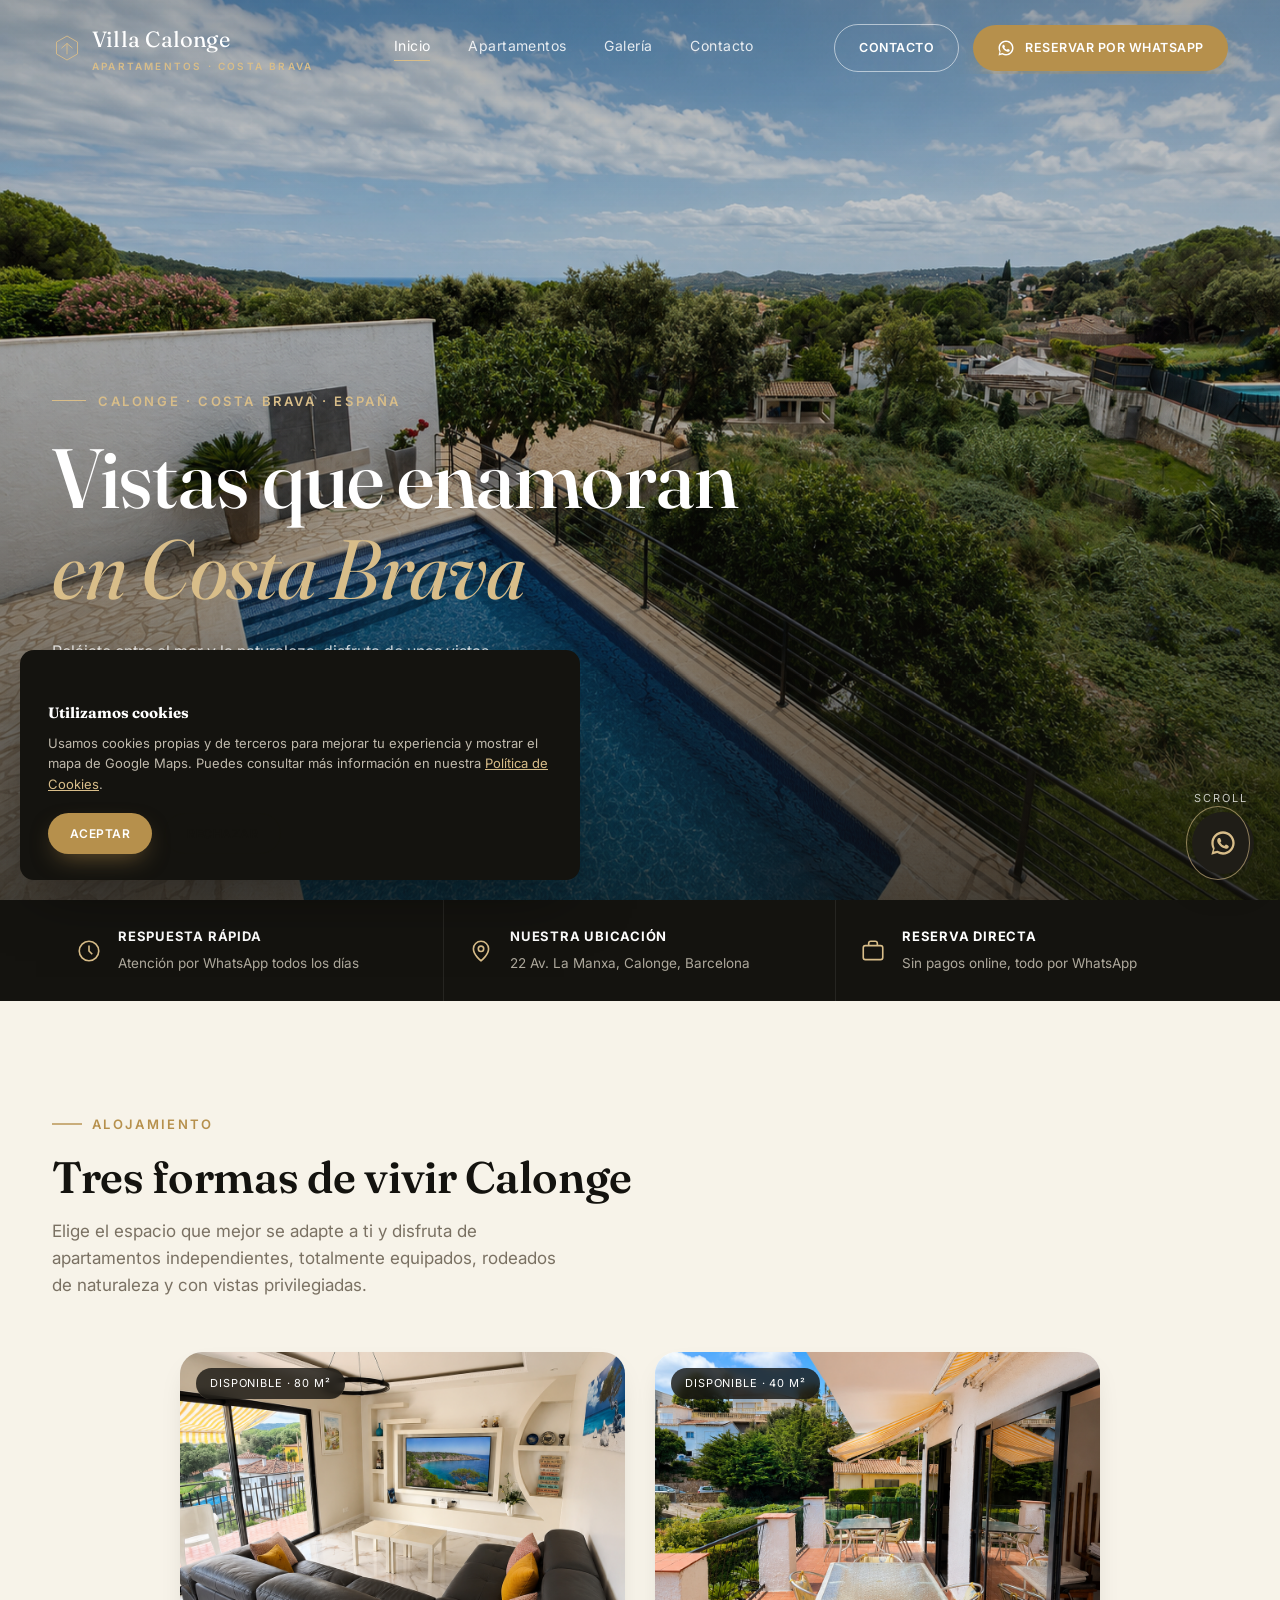
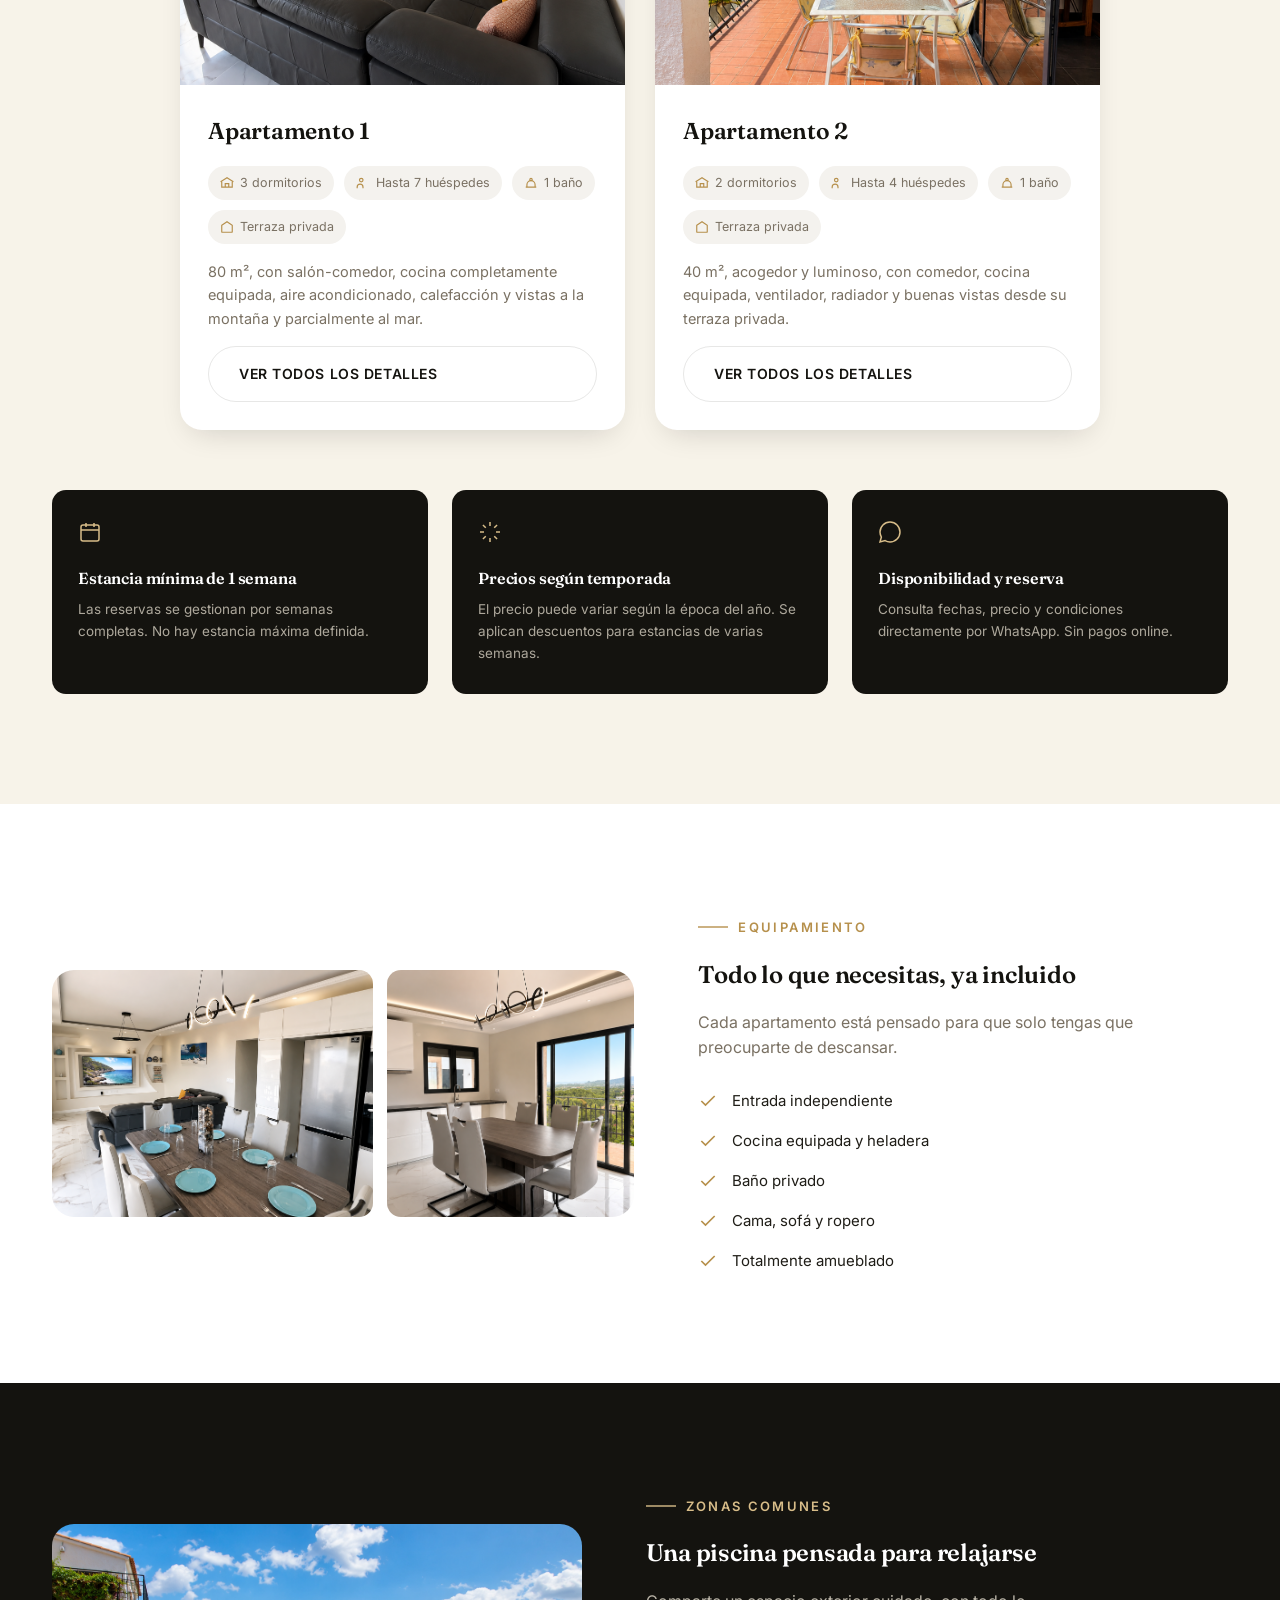
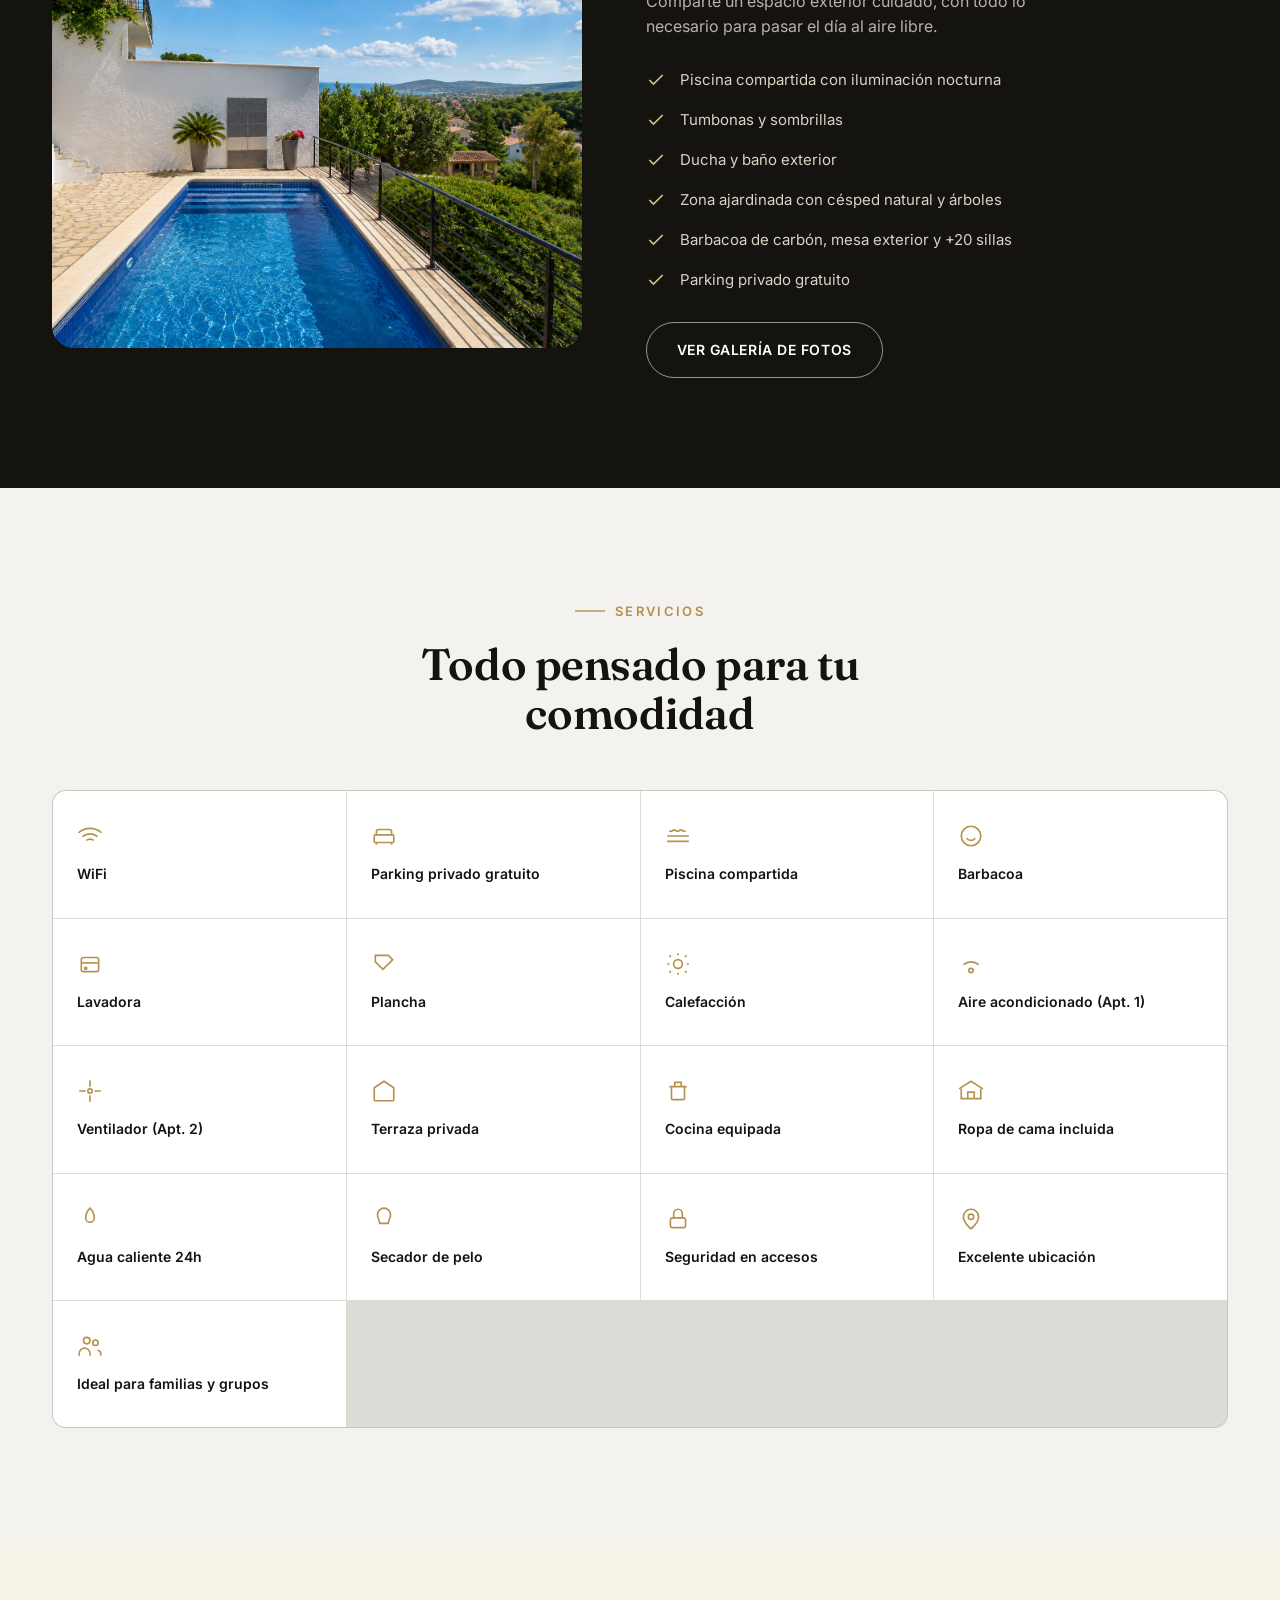
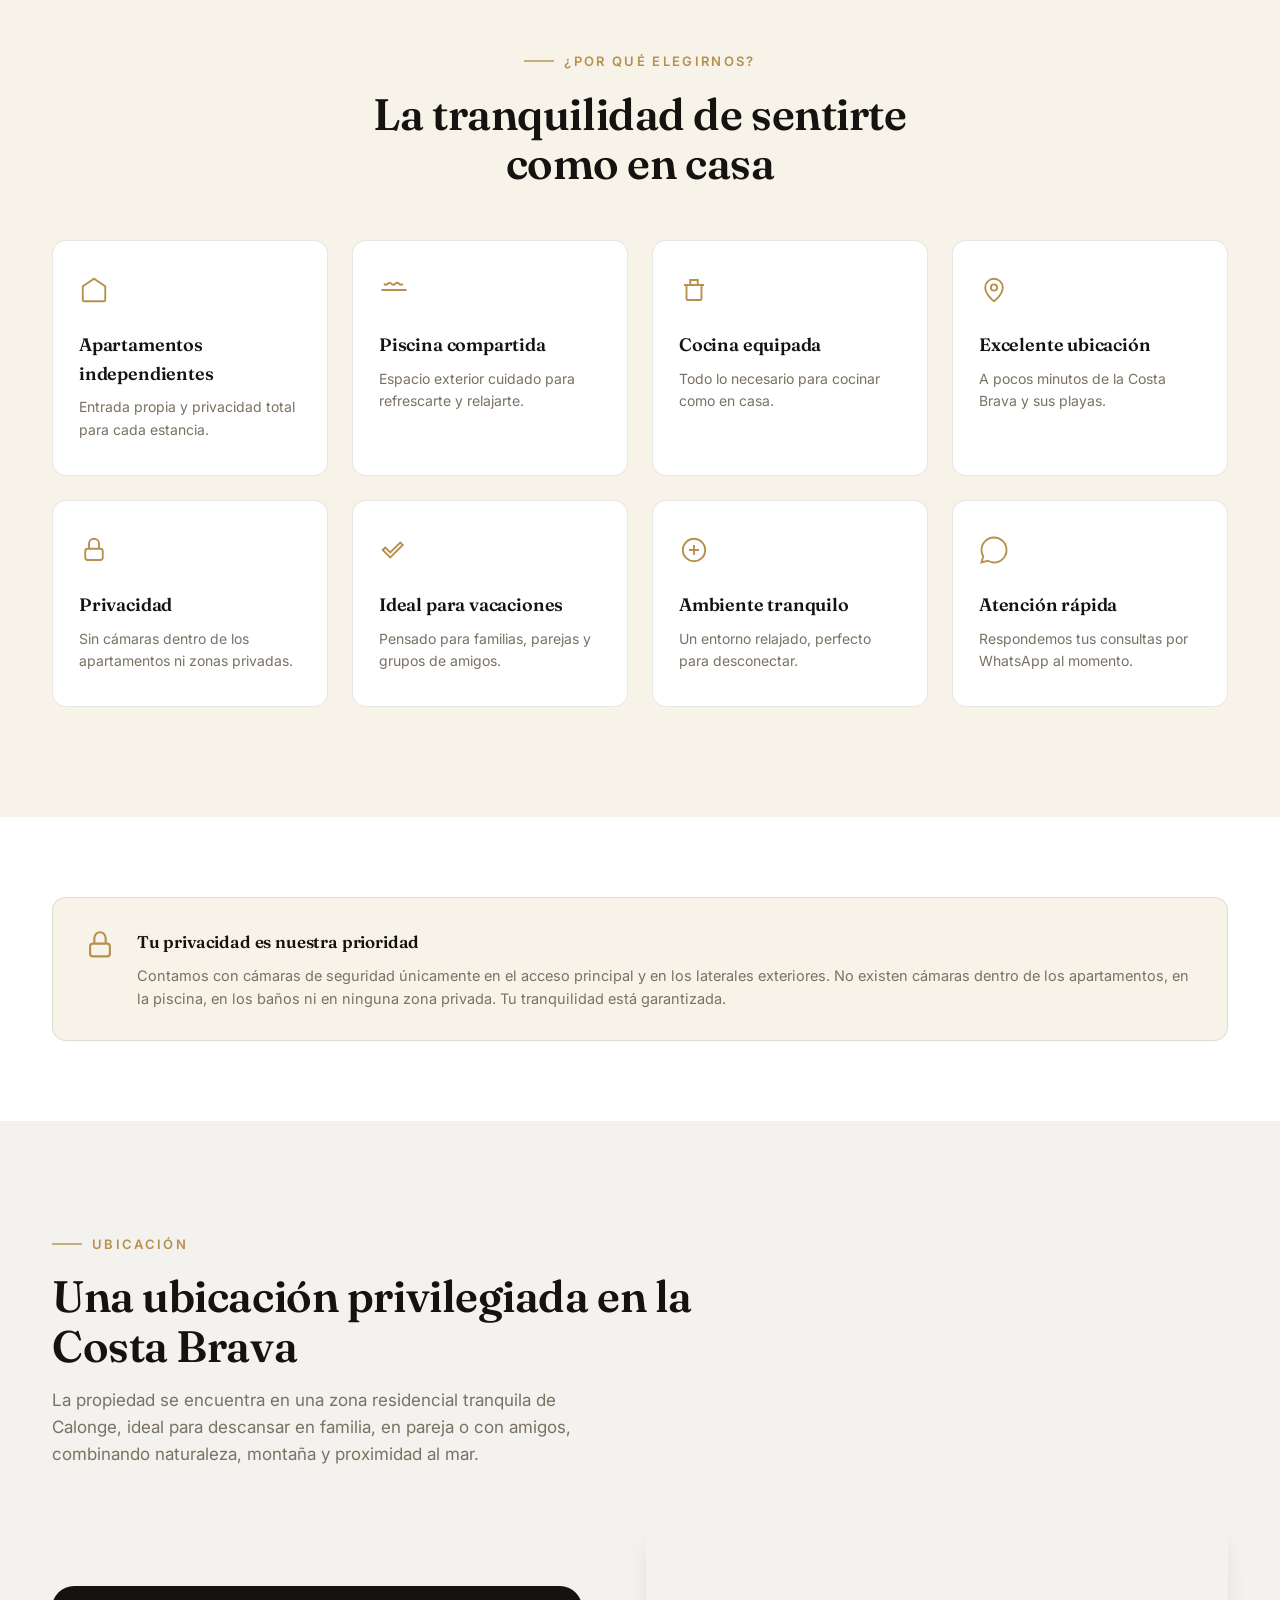
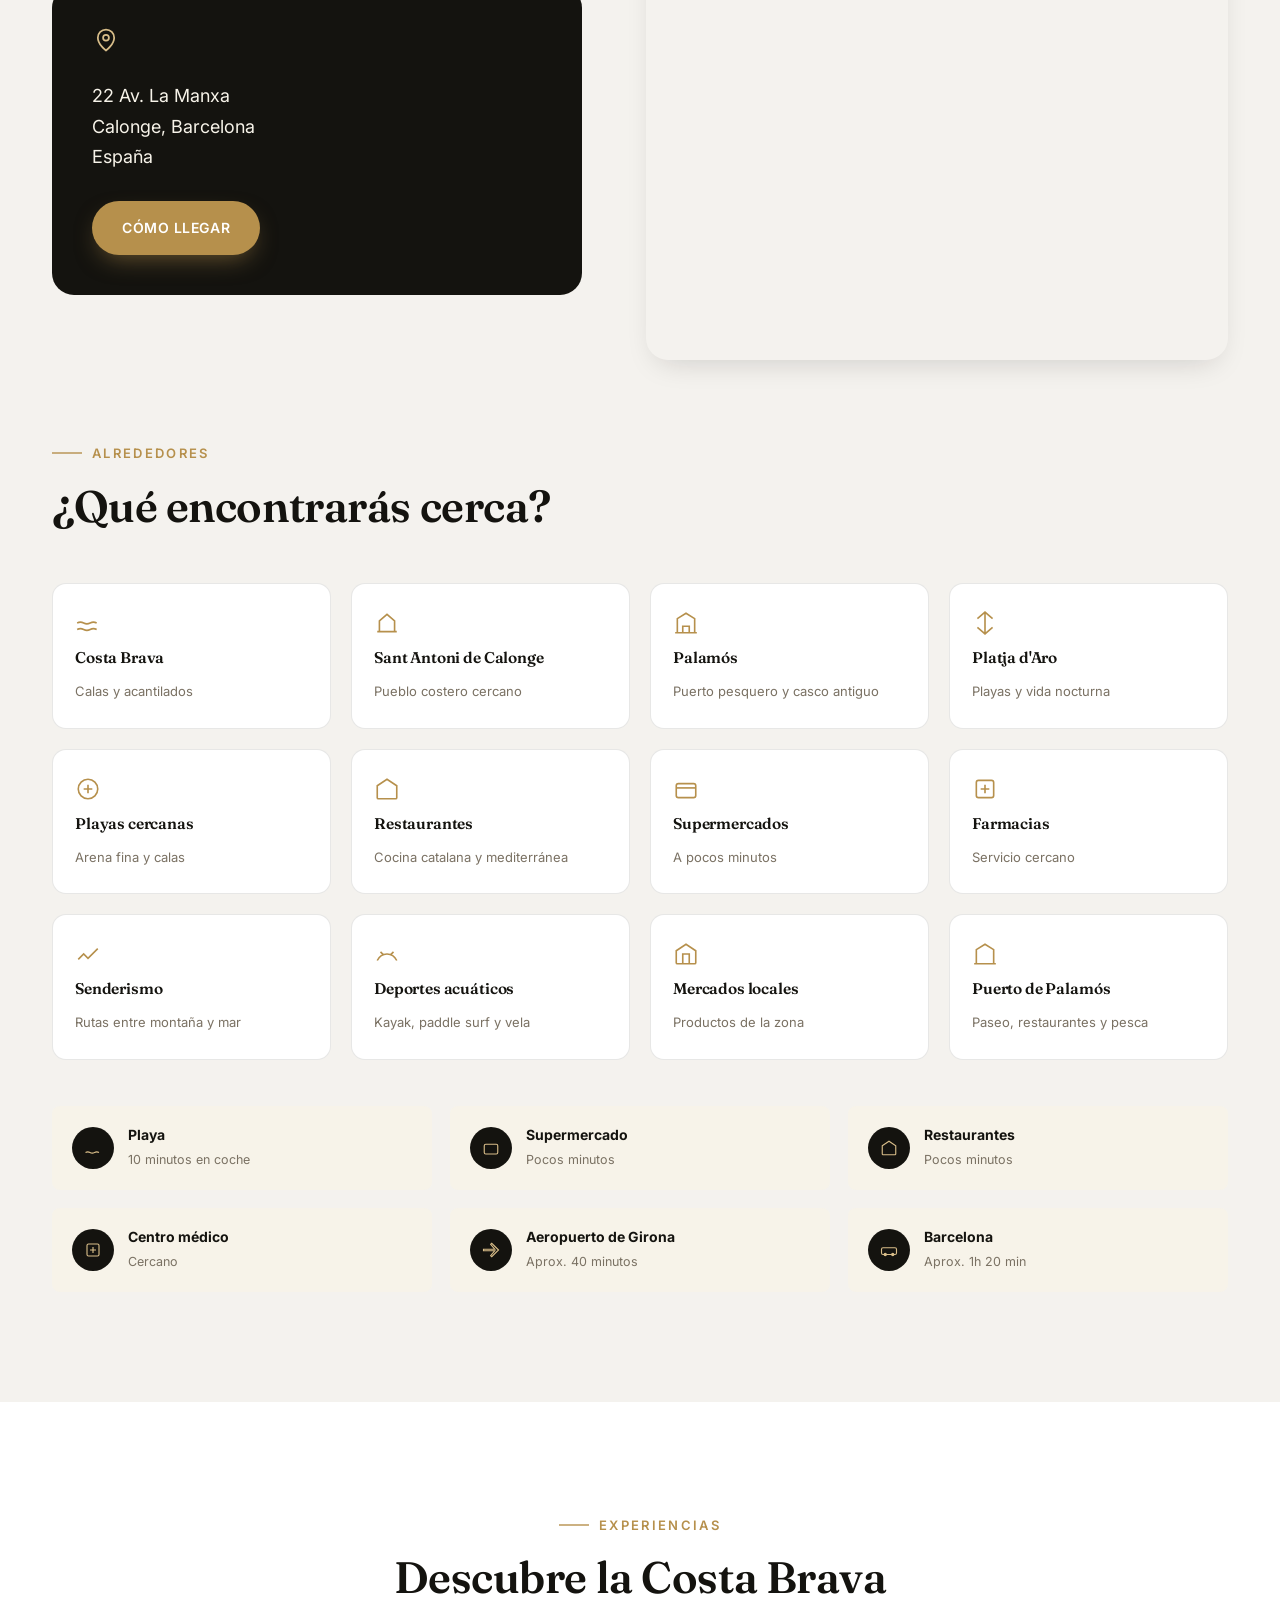
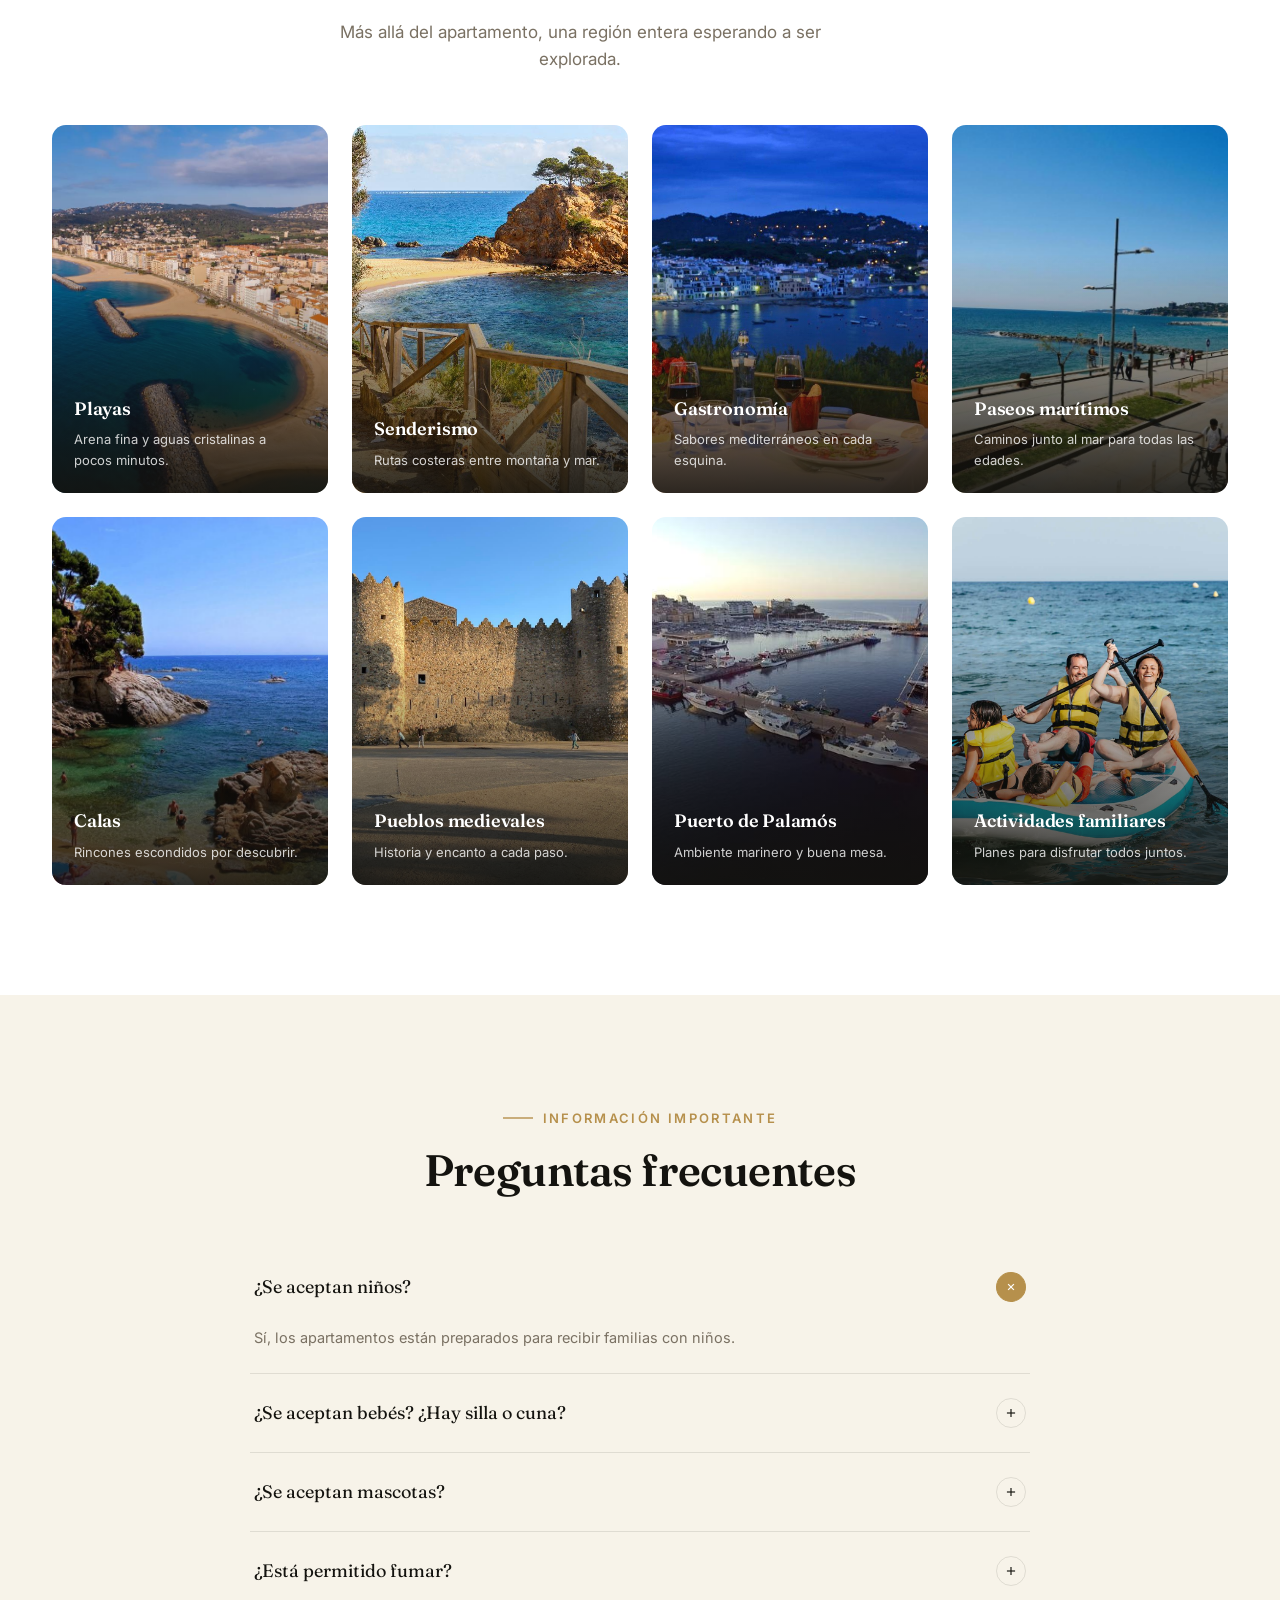
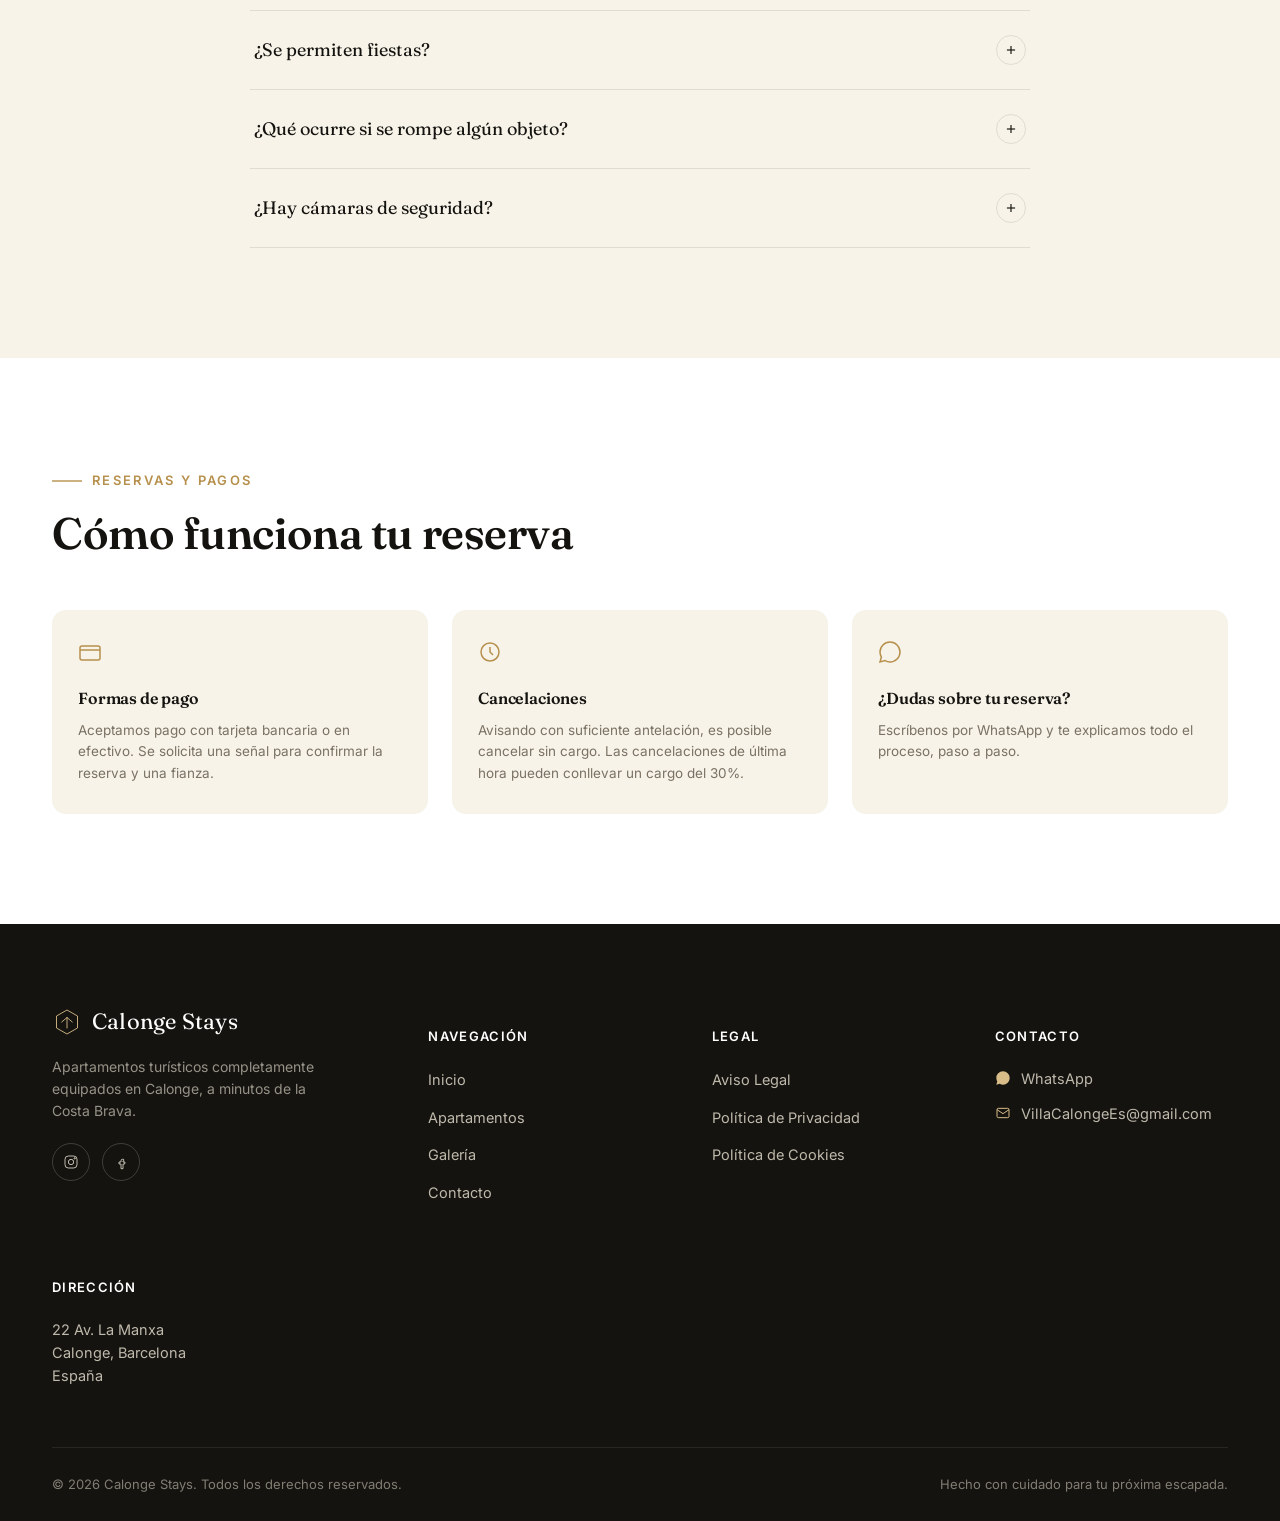
<file: index.html>
<!DOCTYPE html>
<html lang="es">
<head>
<meta charset="UTF-8">
<meta name="viewport" content="width=device-width, initial-scale=1.0">
<title>Calonge Stays — Apartamentos vacacionales con piscina compartida en Calonge, Costa Brava</title>
<meta name="description" content="Apartamentos vacacionales en Calonge, Costa Brava, con piscina compartida, jardín y parking gratuito. Alquiler por semanas, ideal para familias. Consulta disponibilidad por WhatsApp.">
<meta name="keywords" content="apartamentos Calonge, Costa Brava, alquiler vacacional, alquiler por semanas, piscina privada, vacaciones familiares, Sant Antoni de Calonge, Palamós, Platja d'Aro, Girona, Costa Brava Holiday Apartments">
<meta name="theme-color" content="#14130F">
<link rel="canonical" href="https://calongestays.example.com/">
<link rel="icon" href="favicon.ico" type="image/png">
<!-- Open Graph -->
<meta property="og:title" content="Calonge Stays — Tu escapada perfecta en Calonge">
<meta property="og:description" content="Apartamentos vacacionales con piscina compartida en Calonge, Costa Brava. Alquiler por semanas, ideal para familias y grupos.">
<meta property="og:type" content="website">
<meta property="og:image" content="assets/images/og-cover.jpg">
<meta property="og:locale" content="es_ES">
<meta property="og:site_name" content="Calonge Stays">
<meta name="twitter:card" content="summary_large_image">
<meta name="twitter:title" content="Calonge Stays — Apartamentos en Calonge, Costa Brava">
<meta name="twitter:description" content="Apartamentos con piscina compartida en Calonge. Alquiler por semanas, ideal para familias.">
<meta name="twitter:image" content="assets/images/og-cover.jpg">
<script type="application/ld+json">
{
  "@context": "https://schema.org",
  "@type": "LodgingBusiness",
  "name": "Calonge Stays",
  "description": "Apartamentos vacacionales con piscina compartida en Calonge, Costa Brava, España.",
  "image": "assets/images/og-cover.jpg",
  "address": {
    "@type": "PostalAddress",
    "streetAddress": "22 Av. La Manxa",
    "addressLocality": "Calonge",
    "addressRegion": "Barcelona",
    "addressCountry": "ES"
  },
  "amenityFeature": [
    {"@type":"LocationFeatureSpecification","name":"Piscina compartida"},
    {"@type":"LocationFeatureSpecification","name":"Parking privado gratuito"},
    {"@type":"LocationFeatureSpecification","name":"WiFi"},
    {"@type":"LocationFeatureSpecification","name":"Barbacoa"}
  ]
}
</script>
<link rel="preconnect" href="https://fonts.googleapis.com">
<link rel="preconnect" href="https://fonts.gstatic.com" crossorigin>
<link href="https://fonts.googleapis.com/css2?family=Fraunces:ital,opsz,wght@0,9..144,300;0,9..144,500;0,9..144,600;1,9..144,400&family=Inter:wght@400;500;600;700&display=swap" rel="stylesheet">
<link rel="stylesheet" href="assets/css/style.css">
</head>
<body>

<!-- ============ HEADER ============ -->
<header class="site-header">
  <div class="container">
    <a href="index.html" class="brand">
      <svg viewBox="0 0 40 40" fill="none"><path d="M20 4L34 12V28L20 36L6 28V12L20 4Z" stroke="#D8BD89" stroke-width="1.2"/><path d="M13 20L20 14L27 20M20 14V28" stroke="#D8BD89" stroke-width="1.2" stroke-linecap="round" stroke-linejoin="round"/></svg>
      <span>Villa Calonge<small>Apartamentos · Costa Brava</small></span>
    </a>
    <nav class="nav-desktop">
      <a href="index.html" class="active">Inicio</a>
      <a href="apartamentos.html">Apartamentos</a>
      <a href="galeria.html">Galería</a>
      <a href="contacto.html">Contacto</a>
    </nav>
    <div class="nav-cta">
      <a href="contacto.html" class="btn btn-outline">Contacto</a>
      <a href="#" class="btn btn-gold" data-whatsapp data-apartment="Consulta general">
        <svg viewBox="0 0 24 24" fill="currentColor"><path d="M12 2C6.48 2 2 6.48 2 12c0 1.85.5 3.58 1.38 5.07L2 22l5.07-1.36A9.93 9.93 0 0012 22c5.52 0 10-4.48 10-10S17.52 2 12 2zm0 18c-1.66 0-3.21-.46-4.54-1.26l-.33-.2-3.06.82.83-2.99-.21-.31A7.94 7.94 0 014 12c0-4.41 3.59-8 8-8s8 3.59 8 8-3.59 8-8 8zm4.32-5.94c-.23-.12-1.37-.68-1.58-.76-.21-.08-.37-.12-.52.12-.15.23-.6.76-.74.92-.13.15-.27.16-.5.05-1.36-.65-2.25-1.16-3.14-2.63-.24-.4.24-.37.69-1.24.08-.15.04-.28-.03-.39-.08-.12-.6-1.45-.83-1.97-.21-.5-.43-.43-.6-.44-.15-.01-.32-.01-.5-.01-.16 0-.43.06-.66.31-.23.25-.88.86-.88 2.09 0 1.23.9 2.42 1.03 2.59.13.17 1.76 2.69 4.27 3.67 2.02.79 2.43.63 2.87.59.43-.04 1.37-.56 1.56-1.11.19-.55.19-1.01.13-1.11-.06-.1-.21-.16-.45-.28z"/></svg>
        Reservar por WhatsApp
      </a>
    </div>
    <button class="nav-toggle" aria-label="Abrir menú">
      <svg viewBox="0 0 24 24" fill="none" stroke="currentColor" stroke-width="2"><line x1="3" y1="6" x2="21" y2="6"/><line x1="3" y1="12" x2="21" y2="12"/><line x1="3" y1="18" x2="21" y2="18"/></svg>
    </button>
  </div>
</header>

<div class="mobile-menu">
  <a href="index.html">Inicio</a>
  <a href="apartamentos.html">Apartamentos</a>
  <a href="galeria.html">Galería</a>
  <a href="contacto.html">Contacto</a>
  <a href="#" class="btn btn-gold btn-block" data-whatsapp data-apartment="Consulta general">Reservar por WhatsApp</a>
</div>

<!-- ============ HERO ============ -->
<section class="hero">
  <div class="hero-media">
    <img src="assets/images/hero-pool.jpg" alt="Piscina compartida de los apartamentos en Calonge" loading="eager">
  </div>
  <div class="hero-content">
    <div class="hero-eyebrow"><span></span>Calonge · Costa Brava · España</div>
    <h1>Vistas que enamoran<br><em>en Costa Brava</em></h1>
    <p class="hero-sub">Relájate entre el mar y la naturaleza, disfruta de unas vistas privilegiadas y alójate en apartamentos totalmente equipados con piscina compartida y entrada independiente.</p>
    <div class="hero-actions">
      <a href="#" class="btn btn-gold" data-whatsapp data-apartment="Consulta general">
        <svg viewBox="0 0 24 24" fill="currentColor"><path d="M12 2C6.48 2 2 6.48 2 12c0 1.85.5 3.58 1.38 5.07L2 22l5.07-1.36A9.93 9.93 0 0012 22c5.52 0 10-4.48 10-10S17.52 2 12 2zm0 18c-1.66 0-3.21-.46-4.54-1.26l-.33-.2-3.06.82.83-2.99-.21-.31A7.94 7.94 0 014 12c0-4.41 3.59-8 8-8s8 3.59 8 8-3.59 8-8 8zm4.32-5.94c-.23-.12-1.37-.68-1.58-.76-.21-.08-.37-.12-.52.12-.15.23-.6.76-.74.92-.13.15-.27.16-.5.05-1.36-.65-2.25-1.16-3.14-2.63-.24-.4.24-.37.69-1.24.08-.15.04-.28-.03-.39-.08-.12-.6-1.45-.83-1.97-.21-.5-.43-.43-.6-.44-.15-.01-.32-.01-.5-.01-.16 0-.43.06-.66.31-.23.25-.88.86-.88 2.09 0 1.23.9 2.42 1.03 2.59.13.17 1.76 2.69 4.27 3.67 2.02.79 2.43.63 2.87.59.43-.04 1.37-.56 1.56-1.11.19-.55.19-1.01.13-1.11-.06-.1-.21-.16-.45-.28z"/></svg>
        Reservar por WhatsApp
      </a>
      <a href="apartamentos.html" class="btn btn-outline">Ver apartamentos</a>
    </div>
  </div>
  <div class="hero-scroll"><span>Scroll</span><span class="line"></span></div>
</section>

<!-- ============ INFO STRIP ============ -->
<section class="info-strip">
  <div class="container">
    <div class="info-item">
      <svg viewBox="0 0 24 24" fill="none" stroke="currentColor" stroke-width="1.5"><circle cx="12" cy="12" r="9"/><path d="M12 7v5l3 3"/></svg>
      <div><strong>Respuesta rápida</strong><span>Atención por WhatsApp todos los días</span></div>
    </div>
    <div class="info-item">
      <svg viewBox="0 0 24 24" fill="none" stroke="currentColor" stroke-width="1.5"><path d="M12 21s-7-5.2-7-11a7 7 0 1114 0c0 5.8-7 11-7 11z"/><circle cx="12" cy="10" r="2.5"/></svg>
      <div><strong>Nuestra ubicación</strong><span>22 Av. La Manxa, Calonge, Barcelona</span></div>
    </div>
    <div class="info-item">
      <svg viewBox="0 0 24 24" fill="none" stroke="currentColor" stroke-width="1.5"><rect x="3" y="7" width="18" height="13" rx="2"/><path d="M8 7V5a2 2 0 012-2h4a2 2 0 012 2v2"/></svg>
      <div><strong>Reserva directa</strong><span>Sin pagos online, todo por WhatsApp</span></div>
    </div>
  </div>
</section>

<!-- ============ APARTAMENTOS ============ -->
<section class="section bg-beige" id="apartamentos">
  <div class="container">
    <div class="section-head reveal">
      <div class="eyebrow"><svg viewBox="0 0 30 10"><line x1="0" y1="5" x2="30" y2="5" stroke="currentColor" stroke-width="1.4"/></svg>ALOJAMIENTO</div>
      <h2>Tres formas de vivir Calonge</h2>
      <p>Elige el espacio que mejor se adapte a ti y disfruta de apartamentos independientes, totalmente equipados, rodeados de naturaleza y con vistas privilegiadas.</p>
    </div>

    <div class="apt-grid apt-grid-2col">

      <article class="apt-card reveal">
        <div class="apt-photo">
          <span class="apt-badge">Disponible · 80 m²</span>
          <img src="assets/images/apt1-main.jpg" alt="Apartamento 1 en Calonge, 80 m², hasta 7 huéspedes" loading="lazy">
        </div>
        <div class="apt-body">
          <h3>Apartamento 1</h3>
          <div class="apt-meta">
            <span><svg viewBox="0 0 24 24" fill="none" stroke="currentColor" stroke-width="2"><path d="M3 10v9h18v-9M1 10l11-7 11 7M9 19v-6h6v6"/></svg>3 dormitorios</span>
            <span><svg viewBox="0 0 24 24" fill="none" stroke="currentColor" stroke-width="2"><circle cx="9" cy="7" r="3"/><path d="M2 21v-2a5 5 0 015-5h0a5 5 0 015 5v2"/></svg>Hasta 7 huéspedes</span>
            <span><svg viewBox="0 0 24 24" fill="none" stroke="currentColor" stroke-width="2"><circle cx="12" cy="6" r="2"/><path d="M5 19v-4a7 7 0 0114 0v4M3 19h18"/></svg>1 baño</span>
            <span><svg viewBox="0 0 24 24" fill="none" stroke="currentColor" stroke-width="2"><path d="M3 9l9-6 9 6v11a1 1 0 01-1 1H4a1 1 0 01-1-1V9z"/></svg>Terraza privada</span>
          </div>
          <p class="desc">80 m², con salón-comedor, cocina completamente equipada, aire acondicionado, calefacción y vistas a la montaña y parcialmente al mar.</p>
          <a href="apartamentos.html#apartamento-1" class="btn btn-outline-dark">Ver todos los detalles</a>
        </div>
      </article>

      <article class="apt-card reveal">
        <div class="apt-photo">
          <span class="apt-badge">Disponible · 40 m²</span>
          <img src="assets/images/apt2-main.jpg" alt="Apartamento 2 en Calonge, 40 m², hasta 4 huéspedes" loading="lazy">
        </div>
        <div class="apt-body">
          <h3>Apartamento 2</h3>
          <div class="apt-meta">
            <span><svg viewBox="0 0 24 24" fill="none" stroke="currentColor" stroke-width="2"><path d="M3 10v9h18v-9M1 10l11-7 11 7M9 19v-6h6v6"/></svg>2 dormitorios</span>
            <span><svg viewBox="0 0 24 24" fill="none" stroke="currentColor" stroke-width="2"><circle cx="9" cy="7" r="3"/><path d="M2 21v-2a5 5 0 015-5h0a5 5 0 015 5v2"/></svg>Hasta 4 huéspedes</span>
            <span><svg viewBox="0 0 24 24" fill="none" stroke="currentColor" stroke-width="2"><circle cx="12" cy="6" r="2"/><path d="M5 19v-4a7 7 0 0114 0v4M3 19h18"/></svg>1 baño</span>
            <span><svg viewBox="0 0 24 24" fill="none" stroke="currentColor" stroke-width="2"><path d="M3 9l9-6 9 6v11a1 1 0 01-1 1H4a1 1 0 01-1-1V9z"/></svg>Terraza privada</span>
          </div>
          <p class="desc">40 m², acogedor y luminoso, con comedor, cocina equipada, ventilador, radiador y buenas vistas desde su terraza privada.</p>
          <a href="apartamentos.html#apartamento-2" class="btn btn-outline-dark">Ver todos los detalles</a>
        </div>
      </article>

    </div>

    <div class="res-info-grid reveal" style="margin-top:60px;">
      <div class="res-info-card">
        <svg viewBox="0 0 24 24" fill="none" stroke="currentColor" stroke-width="1.5"><rect x="3" y="5" width="18" height="16" rx="2"/><path d="M16 3v4M8 3v4M3 10h18"/></svg>
        <h4>Estancia mínima de 1 semana</h4>
        <p>Las reservas se gestionan por semanas completas. No hay estancia máxima definida.</p>
      </div>
      <div class="res-info-card">
        <svg viewBox="0 0 24 24" fill="none" stroke="currentColor" stroke-width="1.5"><path d="M12 2v4M12 18v4M4.93 4.93l2.83 2.83M16.24 16.24l2.83 2.83M2 12h4M18 12h4M4.93 19.07l2.83-2.83M16.24 7.76l2.83-2.83"/></svg>
        <h4>Precios según temporada</h4>
        <p>El precio puede variar según la época del año. Se aplican descuentos para estancias de varias semanas.</p>
      </div>
      <div class="res-info-card">
        <svg viewBox="0 0 24 24" fill="none" stroke="currentColor" stroke-width="1.5"><path d="M12 2C6.48 2 2 6.48 2 12c0 1.85.5 3.58 1.38 5.07L2 22l5.07-1.36A9.93 9.93 0 0012 22c5.52 0 10-4.48 10-10S17.52 2 12 2z"/></svg>
        <h4>Disponibilidad y reserva</h4>
        <p>Consulta fechas, precio y condiciones directamente por WhatsApp. Sin pagos online.</p>
      </div>
    </div>
  </div>
</section>

<!-- ============ FEATURE SPLIT — interior ============ -->
<section class="section">
  <div class="container">
    <div class="split">
      <div class="split-media stacked reveal">
        <img class="tall" src="assets/images/feature-room.jpg" alt="Habitación amueblada">
        <img src="assets/images/feature-bath.jpg" alt="Baño privado">
      </div>
      <div class="reveal">
        <div class="eyebrow"><svg viewBox="0 0 30 10"><line x1="0" y1="5" x2="30" y2="5" stroke="currentColor" stroke-width="1.4"/></svg>Equipamiento</div>
        <h2>Todo lo que necesitas, ya incluido</h2>
        <p style="margin-top:16px;color:var(--taupe);font-size:16px;max-width:440px;">Cada apartamento está pensado para que solo tengas que preocuparte de descansar.</p>
        <ul class="feature-list">
          <li><svg viewBox="0 0 24 24" fill="none" stroke="currentColor" stroke-width="2"><polyline points="20 6 9 17 4 12"/></svg>Entrada independiente</li>
          <li><svg viewBox="0 0 24 24" fill="none" stroke="currentColor" stroke-width="2"><polyline points="20 6 9 17 4 12"/></svg>Cocina equipada y heladera</li>
          <li><svg viewBox="0 0 24 24" fill="none" stroke="currentColor" stroke-width="2"><polyline points="20 6 9 17 4 12"/></svg>Baño privado</li>
          <li><svg viewBox="0 0 24 24" fill="none" stroke="currentColor" stroke-width="2"><polyline points="20 6 9 17 4 12"/></svg>Cama, sofá y ropero</li>
          <li><svg viewBox="0 0 24 24" fill="none" stroke="currentColor" stroke-width="2"><polyline points="20 6 9 17 4 12"/></svg>Totalmente amueblado</li>
        </ul>
      </div>
    </div>
  </div>
</section>

<!-- ============ PISCINA ============ -->
<section class="section bg-black">
  <div class="container">
    <div class="split reverse">
      <div class="reveal">
        <div class="eyebrow" style="color:var(--gold-soft);"><svg viewBox="0 0 30 10"><line x1="0" y1="5" x2="30" y2="5" stroke="currentColor" stroke-width="1.4"/></svg>Zonas comunes</div>
        <h2>Una piscina pensada para relajarse</h2>
        <p style="margin-top:16px;color:rgba(239,232,216,0.75);font-size:16px;max-width:440px;">Comparte un espacio exterior cuidado, con todo lo necesario para pasar el día al aire libre.</p>
        <ul class="feature-list">
          <li><svg viewBox="0 0 24 24" fill="none" stroke="var(--gold-soft)" stroke-width="2"><polyline points="20 6 9 17 4 12"/></svg><span style="color:rgba(239,232,216,0.9);">Piscina compartida con iluminación nocturna</span></li>
          <li><svg viewBox="0 0 24 24" fill="none" stroke="var(--gold-soft)" stroke-width="2"><polyline points="20 6 9 17 4 12"/></svg><span style="color:rgba(239,232,216,0.9);">Tumbonas y sombrillas</span></li>
          <li><svg viewBox="0 0 24 24" fill="none" stroke="var(--gold-soft)" stroke-width="2"><polyline points="20 6 9 17 4 12"/></svg><span style="color:rgba(239,232,216,0.9);">Ducha y baño exterior</span></li>
          <li><svg viewBox="0 0 24 24" fill="none" stroke="var(--gold-soft)" stroke-width="2"><polyline points="20 6 9 17 4 12"/></svg><span style="color:rgba(239,232,216,0.9);">Zona ajardinada con césped natural y árboles</span></li>
          <li><svg viewBox="0 0 24 24" fill="none" stroke="var(--gold-soft)" stroke-width="2"><polyline points="20 6 9 17 4 12"/></svg><span style="color:rgba(239,232,216,0.9);">Barbacoa de carbón, mesa exterior y +20 sillas</span></li>
          <li><svg viewBox="0 0 24 24" fill="none" stroke="var(--gold-soft)" stroke-width="2"><polyline points="20 6 9 17 4 12"/></svg><span style="color:rgba(239,232,216,0.9);">Parking privado gratuito</span></li>
        </ul>
        <a href="galeria.html" class="btn btn-outline" style="margin-top:30px;">Ver galería de fotos</a>
      </div>
      <div class="split-media reveal">
        <img src="assets/images/pool-wide1.jpg" alt="Piscina compartida">
      </div>
    </div>
  </div>
</section>

<!-- ============ SERVICIOS ============ -->
<section class="section bg-grey">
  <div class="container">
    <div class="section-head center reveal">
      <div class="eyebrow"><svg viewBox="0 0 30 10"><line x1="0" y1="5" x2="30" y2="5" stroke="currentColor" stroke-width="1.4"/></svg>Servicios</div>
      <h2>Todo pensado para tu comodidad</h2>
    </div>
    <div class="services-grid reveal">
      <div class="service-item"><svg viewBox="0 0 24 24" fill="none" stroke="currentColor" stroke-width="1.5"><path d="M5 12.55a11 11 0 0114.08 0M1.42 9a16 16 0 0121.16 0M8.53 16.11a6 6 0 016.95 0M12 20h.01"/></svg><span>WiFi</span></div>
      <div class="service-item"><svg viewBox="0 0 24 24" fill="none" stroke="currentColor" stroke-width="1.5"><rect x="3" y="11" width="18" height="7" rx="1"/><path d="M5 11V8a2 2 0 012-2h10a2 2 0 012 2v3M5 18v2M19 18v2"/></svg><span>Parking privado gratuito</span></div>
      <div class="service-item"><svg viewBox="0 0 24 24" fill="none" stroke="currentColor" stroke-width="1.5"><path d="M2 12h20M2 17h20M4 7c1 1 2 1 3 0s2-1 3 0 2 1 3 0 2-1 3 0 2 1 3 0"/></svg><span>Piscina compartida</span></div>
      <div class="service-item"><svg viewBox="0 0 24 24" fill="none" stroke="currentColor" stroke-width="1.5"><circle cx="12" cy="12" r="9"/><path d="M9 9h.01M15 9h.01M8 14s1.5 2 4 2 4-2 4-2"/></svg><span>Barbacoa</span></div>
      <div class="service-item"><svg viewBox="0 0 24 24" fill="none" stroke="currentColor" stroke-width="1.5"><rect x="4" y="6" width="16" height="13" rx="2"/><circle cx="8" cy="16" r="1"/><path d="M4 11h16"/></svg><span>Lavadora</span></div>
      <div class="service-item"><svg viewBox="0 0 24 24" fill="none" stroke="currentColor" stroke-width="1.5"><path d="M4 4h12l4 4-9 9-7-7 0-6z"/></svg><span>Plancha</span></div>
      <div class="service-item"><svg viewBox="0 0 24 24" fill="none" stroke="currentColor" stroke-width="1.5"><path d="M12 2v2M12 20v2M4 4l1.5 1.5M18.5 18.5L20 20M2 12h2M20 12h2M4 20l1.5-1.5M18.5 5.5L20 4"/><circle cx="12" cy="12" r="4"/></svg><span>Calefacción</span></div>
      <div class="service-item"><svg viewBox="0 0 24 24" fill="none" stroke="currentColor" stroke-width="1.5"><path d="M5 12.55a11 11 0 0114.08 0"/><circle cx="12" cy="18" r="2"/></svg><span>Aire acondicionado (Apt. 1)</span></div>
      <div class="service-item"><svg viewBox="0 0 24 24" fill="none" stroke="currentColor" stroke-width="1.5"><circle cx="12" cy="12" r="2"/><path d="M12 2v6M12 16v6M2 12h6M16 12h6"/></svg><span>Ventilador (Apt. 2)</span></div>
      <div class="service-item"><svg viewBox="0 0 24 24" fill="none" stroke="currentColor" stroke-width="1.5"><path d="M3 9l9-6 9 6v11a1 1 0 01-1 1H4a1 1 0 01-1-1V9z"/></svg><span>Terraza privada</span></div>
      <div class="service-item"><svg viewBox="0 0 24 24" fill="none" stroke="currentColor" stroke-width="1.5"><path d="M4 8h16M6 8v11a1 1 0 001 1h10a1 1 0 001-1V8M9 4h6v4H9z"/></svg><span>Cocina equipada</span></div>
      <div class="service-item"><svg viewBox="0 0 24 24" fill="none" stroke="currentColor" stroke-width="1.5"><path d="M3 10v9h18v-9M1 10l11-7 11 7M9 19v-6h6v6"/></svg><span>Ropa de cama incluida</span></div>
      <div class="service-item"><svg viewBox="0 0 24 24" fill="none" stroke="currentColor" stroke-width="1.5"><path d="M12 2s4 4 4 9a4 4 0 11-8 0c0-5 4-9 4-9z"/></svg><span>Agua caliente 24h</span></div>
      <div class="service-item"><svg viewBox="0 0 24 24" fill="none" stroke="currentColor" stroke-width="1.5"><path d="M6 8a6 6 0 0112 0c0 4-2 5-2 8H8c0-3-2-4-2-8z"/></svg><span>Secador de pelo</span></div>
      <div class="service-item"><svg viewBox="0 0 24 24" fill="none" stroke="currentColor" stroke-width="1.5"><rect x="5" y="11" width="14" height="9" rx="2"/><path d="M8 11V7a4 4 0 118 0v4"/></svg><span>Seguridad en accesos</span></div>
      <div class="service-item"><svg viewBox="0 0 24 24" fill="none" stroke="currentColor" stroke-width="1.5"><path d="M12 21s-7-5.2-7-11a7 7 0 1114 0c0 5.8-7 11-7 11z"/><circle cx="12" cy="10" r="2.5"/></svg><span>Excelente ubicación</span></div>
      <div class="service-item"><svg viewBox="0 0 24 24" fill="none" stroke="currentColor" stroke-width="1.5"><circle cx="9" cy="7" r="3"/><path d="M2 21v-2a5 5 0 015-5h0a5 5 0 015 5v2"/><circle cx="17" cy="9" r="2.5"/><path d="M22 21v-1.5a4 4 0 00-3-3.86"/></svg><span>Ideal para familias y grupos</span></div>
    </div>
  </div>
</section>

<!-- ============ POR QUÉ ELEGIRNOS ============ -->
<section class="section bg-beige">
  <div class="container">
    <div class="section-head center reveal">
      <div class="eyebrow"><svg viewBox="0 0 30 10"><line x1="0" y1="5" x2="30" y2="5" stroke="currentColor" stroke-width="1.4"/></svg>¿Por qué elegirnos?</div>
      <h2>La tranquilidad de sentirte como en casa</h2>
    </div>
    <div class="why-grid">
      <div class="why-card reveal"><svg viewBox="0 0 24 24" fill="none" stroke="currentColor" stroke-width="1.5"><path d="M3 9l9-6 9 6v11a1 1 0 01-1 1H4a1 1 0 01-1-1V9z"/></svg><h4>Apartamentos independientes</h4><p>Entrada propia y privacidad total para cada estancia.</p></div>
      <div class="why-card reveal"><svg viewBox="0 0 24 24" fill="none" stroke="currentColor" stroke-width="1.5"><path d="M2 12h20M4 7c1 1 2 1 3 0s2-1 3 0 2 1 3 0 2-1 3 0 2 1 3 0"/></svg><h4>Piscina compartida</h4><p>Espacio exterior cuidado para refrescarte y relajarte.</p></div>
      <div class="why-card reveal"><svg viewBox="0 0 24 24" fill="none" stroke="currentColor" stroke-width="1.5"><path d="M4 8h16M6 8v11a1 1 0 001 1h10a1 1 0 001-1V8M9 4h6v4H9z"/></svg><h4>Cocina equipada</h4><p>Todo lo necesario para cocinar como en casa.</p></div>
      <div class="why-card reveal"><svg viewBox="0 0 24 24" fill="none" stroke="currentColor" stroke-width="1.5"><path d="M12 21s-7-5.2-7-11a7 7 0 1114 0c0 5.8-7 11-7 11z"/><circle cx="12" cy="10" r="2.5"/></svg><h4>Excelente ubicación</h4><p>A pocos minutos de la Costa Brava y sus playas.</p></div>
      <div class="why-card reveal"><svg viewBox="0 0 24 24" fill="none" stroke="currentColor" stroke-width="1.5"><rect x="5" y="11" width="14" height="9" rx="2"/><path d="M8 11V7a4 4 0 118 0v4"/></svg><h4>Privacidad</h4><p>Sin cámaras dentro de los apartamentos ni zonas privadas.</p></div>
      <div class="why-card reveal"><svg viewBox="0 0 24 24" fill="none" stroke="currentColor" stroke-width="1.5"><path d="M3 12l2-2 4 4 8-8 2 2-10 10z"/></svg><h4>Ideal para vacaciones</h4><p>Pensado para familias, parejas y grupos de amigos.</p></div>
      <div class="why-card reveal"><svg viewBox="0 0 24 24" fill="none" stroke="currentColor" stroke-width="1.5"><circle cx="12" cy="12" r="9"/><path d="M8 12h8M12 8v8"/></svg><h4>Ambiente tranquilo</h4><p>Un entorno relajado, perfecto para desconectar.</p></div>
      <div class="why-card reveal"><svg viewBox="0 0 24 24" fill="none" stroke="currentColor" stroke-width="1.5"><path d="M12 2C6.48 2 2 6.48 2 12c0 1.85.5 3.58 1.38 5.07L2 22l5.07-1.36A9.93 9.93 0 0012 22c5.52 0 10-4.48 10-10S17.52 2 12 2z"/></svg><h4>Atención rápida</h4><p>Respondemos tus consultas por WhatsApp al momento.</p></div>
    </div>
  </div>
</section>

<!-- ============ SEGURIDAD ============ -->
<section class="section-tight">
  <div class="container">
    <div class="security-note reveal">
      <svg viewBox="0 0 24 24" fill="none" stroke="currentColor" stroke-width="1.5"><rect x="5" y="11" width="14" height="9" rx="2"/><path d="M8 11V7a4 4 0 118 0v4"/></svg>
      <div>
        <h4>Tu privacidad es nuestra prioridad</h4>
        <p>Contamos con cámaras de seguridad únicamente en el acceso principal y en los laterales exteriores. No existen cámaras dentro de los apartamentos, en la piscina, en los baños ni en ninguna zona privada. Tu tranquilidad está garantizada.</p>
      </div>
    </div>
  </div>
</section>

<!-- ============ UBICACIÓN ============ -->
<section class="section bg-grey" id="ubicacion">
  <div class="container">
    <div class="section-head reveal">
      <div class="eyebrow"><svg viewBox="0 0 30 10"><line x1="0" y1="5" x2="30" y2="5" stroke="currentColor" stroke-width="1.4"/></svg>Ubicación</div>
      <h2>Una ubicación privilegiada en la Costa Brava</h2>
      <p>La propiedad se encuentra en una zona residencial tranquila de Calonge, ideal para descansar en familia, en pareja o con amigos, combinando naturaleza, montaña y proximidad al mar.</p>
    </div>
    <div class="split reverse">
      <div class="location-card reveal">
        <svg viewBox="0 0 24 24" fill="none" stroke="currentColor" stroke-width="1.5"><path d="M12 21s-7-5.2-7-11a7 7 0 1114 0c0 5.8-7 11-7 11z"/><circle cx="12" cy="10" r="2.5"/></svg>
        <p class="addr">22 Av. La Manxa<br>Calonge, Barcelona<br>España</p>
        <a href="https://www.google.com/maps/search/?api=1&query=22+Av.+La+Manxa,+Calonge,+Barcelona,+Espa%C3%B1a" target="_blank" rel="noopener" class="btn btn-gold">Cómo llegar</a>
      </div>
      <div class="map-wrap reveal">
        <iframe src="https://www.google.com/maps?q=22+Av.+La+Manxa,+Calonge,+Barcelona,+Espa%C3%B1a&output=embed" loading="lazy" allowfullscreen referrerpolicy="no-referrer-when-downgrade" title="Mapa de ubicación"></iframe>
      </div>
    </div>

    <div class="section-head reveal" style="margin-top:80px;">
      <div class="eyebrow"><svg viewBox="0 0 30 10"><line x1="0" y1="5" x2="30" y2="5" stroke="currentColor" stroke-width="1.4"/></svg>Alrededores</div>
      <h2>¿Qué encontrarás cerca?</h2>
    </div>
    <div class="nearby-grid reveal">
      <div class="nearby-card"><svg viewBox="0 0 24 24" fill="none" stroke="currentColor" stroke-width="1.5"><path d="M2 18c2-1 4-1 6 0s4 1 6 0 4-1 6 0M2 12c2-1 4-1 6 0s4 1 6 0 4-1 6 0"/></svg><h4>Costa Brava</h4><span>Calas y acantilados</span></div>
      <div class="nearby-card"><svg viewBox="0 0 24 24" fill="none" stroke="currentColor" stroke-width="1.5"><path d="M3 20h18M5 20V10l7-6 7 6v10"/></svg><h4>Sant Antoni de Calonge</h4><span>Pueblo costero cercano</span></div>
      <div class="nearby-card"><svg viewBox="0 0 24 24" fill="none" stroke="currentColor" stroke-width="1.5"><path d="M2 21h20M4 21V8l8-5 8 5v13M9 21v-6h6v6"/></svg><h4>Palamós</h4><span>Puerto pesquero y casco antiguo</span></div>
      <div class="nearby-card"><svg viewBox="0 0 24 24" fill="none" stroke="currentColor" stroke-width="1.5"><path d="M12 2v20M5 8l7-6 7 6M5 16l7 6 7-6"/></svg><h4>Platja d'Aro</h4><span>Playas y vida nocturna</span></div>
      <div class="nearby-card"><svg viewBox="0 0 24 24" fill="none" stroke="currentColor" stroke-width="1.5"><circle cx="12" cy="12" r="9"/><path d="M8 12h8M12 8v8"/></svg><h4>Playas cercanas</h4><span>Arena fina y calas</span></div>
      <div class="nearby-card"><svg viewBox="0 0 24 24" fill="none" stroke="currentColor" stroke-width="1.5"><path d="M3 9l9-6 9 6v11a1 1 0 01-1 1H4a1 1 0 01-1-1V9z"/></svg><h4>Restaurantes</h4><span>Cocina catalana y mediterránea</span></div>
      <div class="nearby-card"><svg viewBox="0 0 24 24" fill="none" stroke="currentColor" stroke-width="1.5"><rect x="3" y="7" width="18" height="13" rx="2"/><path d="M3 11h18"/></svg><h4>Supermercados</h4><span>A pocos minutos</span></div>
      <div class="nearby-card"><svg viewBox="0 0 24 24" fill="none" stroke="currentColor" stroke-width="1.5"><rect x="4" y="4" width="16" height="16" rx="2"/><path d="M12 8v8M8 12h8"/></svg><h4>Farmacias</h4><span>Servicio cercano</span></div>
      <div class="nearby-card"><svg viewBox="0 0 24 24" fill="none" stroke="currentColor" stroke-width="1.5"><path d="M3 17l5-5 4 4 9-9"/></svg><h4>Senderismo</h4><span>Rutas entre montaña y mar</span></div>
      <div class="nearby-card"><svg viewBox="0 0 24 24" fill="none" stroke="currentColor" stroke-width="1.5"><path d="M3 18c4-8 14-8 18 0M6 10l3 3M18 10l-3 3"/></svg><h4>Deportes acuáticos</h4><span>Kayak, paddle surf y vela</span></div>
      <div class="nearby-card"><svg viewBox="0 0 24 24" fill="none" stroke="currentColor" stroke-width="1.5"><path d="M3 9l9-6 9 6v11a1 1 0 01-1 1H4a1 1 0 01-1-1V9z"/><path d="M9 21V12h6v9"/></svg><h4>Mercados locales</h4><span>Productos de la zona</span></div>
      <div class="nearby-card"><svg viewBox="0 0 24 24" fill="none" stroke="currentColor" stroke-width="1.5"><path d="M2 21h20M4 21V8l8-5 8 5v13"/></svg><h4>Puerto de Palamós</h4><span>Paseo, restaurantes y pesca</span></div>
    </div>

    <div class="commute-grid reveal">
      <div class="commute-item"><div class="ic-circle"><svg viewBox="0 0 24 24" fill="none" stroke="currentColor" stroke-width="1.5"><path d="M2 18c2-1 4-1 6 0s4 1 6 0 4-1 6 0"/></svg></div><div><strong>Playa</strong><span>10 minutos en coche</span></div></div>
      <div class="commute-item"><div class="ic-circle"><svg viewBox="0 0 24 24" fill="none" stroke="currentColor" stroke-width="1.5"><rect x="3" y="7" width="18" height="13" rx="2"/></svg></div><div><strong>Supermercado</strong><span>Pocos minutos</span></div></div>
      <div class="commute-item"><div class="ic-circle"><svg viewBox="0 0 24 24" fill="none" stroke="currentColor" stroke-width="1.5"><path d="M3 9l9-6 9 6v11a1 1 0 01-1 1H4a1 1 0 01-1-1V9z"/></svg></div><div><strong>Restaurantes</strong><span>Pocos minutos</span></div></div>
      <div class="commute-item"><div class="ic-circle"><svg viewBox="0 0 24 24" fill="none" stroke="currentColor" stroke-width="1.5"><rect x="4" y="4" width="16" height="16" rx="2"/><path d="M12 8v8M8 12h8"/></svg></div><div><strong>Centro médico</strong><span>Cercano</span></div></div>
      <div class="commute-item"><div class="ic-circle"><svg viewBox="0 0 24 24" fill="none" stroke="currentColor" stroke-width="1.5"><path d="M22 12l-9-9-1.5 1.5L17 11H2v2h15l-5.5 6.5L13 21l9-9z"/></svg></div><div><strong>Aeropuerto de Girona</strong><span>Aprox. 40 minutos</span></div></div>
      <div class="commute-item"><div class="ic-circle"><svg viewBox="0 0 24 24" fill="none" stroke="currentColor" stroke-width="1.5"><rect x="2" y="9" width="20" height="9" rx="2"/><circle cx="7" cy="18" r="1.5"/><circle cx="17" cy="18" r="1.5"/></svg></div><div><strong>Barcelona</strong><span>Aprox. 1h 20 min</span></div></div>
    </div>
  </div>
</section>

<!-- ============ EXPERIENCIAS ============ -->
<section class="section">
  <div class="container">
    <div class="section-head center reveal">
      <div class="eyebrow"><svg viewBox="0 0 30 10"><line x1="0" y1="5" x2="30" y2="5" stroke="currentColor" stroke-width="1.4"/></svg>Experiencias</div>
      <h2>Descubre la Costa Brava</h2>
      <p>Más allá del apartamento, una región entera esperando a ser explorada.</p>
    </div>
    <div class="exp-grid">
      <div class="exp-card reveal"><img src="assets/images/exp-beaches.jpg" alt="Playas de la Costa Brava" loading="lazy"><div class="exp-card-body"><h4>Playas</h4><p>Arena fina y aguas cristalinas a pocos minutos.</p></div></div>
      <div class="exp-card reveal"><img src="assets/images/exp-hiking.jpg" alt="Senderismo en la Costa Brava" loading="lazy"><div class="exp-card-body"><h4>Senderismo</h4><p>Rutas costeras entre montaña y mar.</p></div></div>
      <div class="exp-card reveal"><img src="assets/images/exp-gastronomy.jpg" alt="Gastronomía catalana" loading="lazy"><div class="exp-card-body"><h4>Gastronomía</h4><p>Sabores mediterráneos en cada esquina.</p></div></div>
      <div class="exp-card reveal"><img src="assets/images/exp-coastalwalk.jpg" alt="Paseo marítimo en la Costa Brava" loading="lazy"><div class="exp-card-body"><h4>Paseos marítimos</h4><p>Caminos junto al mar para todas las edades.</p></div></div>
      <div class="exp-card reveal"><img src="assets/images/exp-coves.jpg" alt="Calas escondidas de la Costa Brava" loading="lazy"><div class="exp-card-body"><h4>Calas</h4><p>Rincones escondidos por descubrir.</p></div></div>
      <div class="exp-card reveal"><img src="assets/images/exp-village.jpg" alt="Pueblos medievales cerca de Calonge" loading="lazy"><div class="exp-card-body"><h4>Pueblos medievales</h4><p>Historia y encanto a cada paso.</p></div></div>
      <div class="exp-card reveal"><img src="assets/images/exp-port.jpg" alt="Puerto de Palamós" loading="lazy"><div class="exp-card-body"><h4>Puerto de Palamós</h4><p>Ambiente marinero y buena mesa.</p></div></div>
      <div class="exp-card reveal"><img src="assets/images/exp-family.jpg" alt="Actividades familiares en la Costa Brava" loading="lazy"><div class="exp-card-body"><h4>Actividades familiares</h4><p>Planes para disfrutar todos juntos.</p></div></div>
    </div>
  </div>
</section>

<!-- ============ FAQ ============ -->
<section class="section bg-beige">
  <div class="container">
    <div class="section-head center reveal">
      <div class="eyebrow"><svg viewBox="0 0 30 10"><line x1="0" y1="5" x2="30" y2="5" stroke="currentColor" stroke-width="1.4"/></svg>Información importante</div>
      <h2>Preguntas frecuentes</h2>
    </div>
    <div class="faq-list reveal">
      <div class="faq-item is-open">
        <button class="faq-q"><span>¿Se aceptan niños?</span><span class="plus"><svg viewBox="0 0 24 24" fill="none" stroke="currentColor" stroke-width="2"><line x1="12" y1="5" x2="12" y2="19"/><line x1="5" y1="12" x2="19" y2="12"/></svg></span></button>
        <div class="faq-a"><p>Sí, los apartamentos están preparados para recibir familias con niños.</p></div>
      </div>
      <div class="faq-item">
        <button class="faq-q"><span>¿Se aceptan bebés? ¿Hay silla o cuna?</span><span class="plus"><svg viewBox="0 0 24 24" fill="none" stroke="currentColor" stroke-width="2"><line x1="12" y1="5" x2="12" y2="19"/><line x1="5" y1="12" x2="19" y2="12"/></svg></span></button>
        <div class="faq-a"><p>Sí, se aceptan bebés y disponemos de silla para bebé. No disponemos de cuna.</p></div>
      </div>
      <div class="faq-item">
        <button class="faq-q"><span>¿Se aceptan mascotas?</span><span class="plus"><svg viewBox="0 0 24 24" fill="none" stroke="currentColor" stroke-width="2"><line x1="12" y1="5" x2="12" y2="19"/><line x1="5" y1="12" x2="19" y2="12"/></svg></span></button>
        <div class="faq-a"><p>Sí, se aceptan mascotas con un suplemento adicional. Consúltalo por WhatsApp.</p></div>
      </div>
      <div class="faq-item">
        <button class="faq-q"><span>¿Está permitido fumar?</span><span class="plus"><svg viewBox="0 0 24 24" fill="none" stroke="currentColor" stroke-width="2"><line x1="12" y1="5" x2="12" y2="19"/><line x1="5" y1="12" x2="19" y2="12"/></svg></span></button>
        <div class="faq-a"><p>Sí, está permitido fumar en las zonas exteriores.</p></div>
      </div>
      <div class="faq-item">
        <button class="faq-q"><span>¿Se permiten fiestas?</span><span class="plus"><svg viewBox="0 0 24 24" fill="none" stroke="currentColor" stroke-width="2"><line x1="12" y1="5" x2="12" y2="19"/><line x1="5" y1="12" x2="19" y2="12"/></svg></span></button>
        <div class="faq-a"><p>Deben consultarse previamente con el propietario. El horario de silencio comienza a las 00:00.</p></div>
      </div>
      <div class="faq-item">
        <button class="faq-q"><span>¿Qué ocurre si se rompe algún objeto?</span><span class="plus"><svg viewBox="0 0 24 24" fill="none" stroke="currentColor" stroke-width="2"><line x1="12" y1="5" x2="12" y2="19"/><line x1="5" y1="12" x2="19" y2="12"/></svg></span></button>
        <div class="faq-a"><p>El importe correspondiente se descontará de la fianza entregada al inicio de la estancia.</p></div>
      </div>
      <div class="faq-item">
        <button class="faq-q"><span>¿Hay cámaras de seguridad?</span><span class="plus"><svg viewBox="0 0 24 24" fill="none" stroke="currentColor" stroke-width="2"><line x1="12" y1="5" x2="12" y2="19"/><line x1="5" y1="12" x2="19" y2="12"/></svg></span></button>
        <div class="faq-a"><p>Sí, únicamente en el exterior de la propiedad (acceso principal y laterales). Nunca en la piscina ni en el interior.</p></div>
      </div>
    </div>
  </div>
</section>

<!-- ============ RESERVAS Y PAGOS ============ -->
<section class="section">
  <div class="container">
    <div class="section-head reveal">
      <div class="eyebrow"><svg viewBox="0 0 30 10"><line x1="0" y1="5" x2="30" y2="5" stroke="currentColor" stroke-width="1.4"/></svg>Reservas y pagos</div>
      <h2>Cómo funciona tu reserva</h2>
    </div>
    <div class="res-info-grid">
      <div class="res-info-card" style="background:var(--beige-soft);color:var(--ink);">
        <svg viewBox="0 0 24 24" fill="none" stroke="currentColor" stroke-width="1.5" style="color:var(--gold);"><rect x="2" y="6" width="20" height="14" rx="2"/><path d="M2 10h20"/></svg>
        <h4 style="color:var(--black);">Formas de pago</h4>
        <p style="color:var(--taupe);">Aceptamos pago con tarjeta bancaria o en efectivo. Se solicita una señal para confirmar la reserva y una fianza.</p>
      </div>
      <div class="res-info-card" style="background:var(--beige-soft);color:var(--ink);">
        <svg viewBox="0 0 24 24" fill="none" stroke="currentColor" stroke-width="1.5" style="color:var(--gold);"><circle cx="12" cy="12" r="9"/><path d="M12 7v5l3 3"/></svg>
        <h4 style="color:var(--black);">Cancelaciones</h4>
        <p style="color:var(--taupe);">Avisando con suficiente antelación, es posible cancelar sin cargo. Las cancelaciones de última hora pueden conllevar un cargo del 30%.</p>
      </div>
      <div class="res-info-card" style="background:var(--beige-soft);color:var(--ink);">
        <svg viewBox="0 0 24 24" fill="none" stroke="currentColor" stroke-width="1.5" style="color:var(--gold);"><path d="M12 2C6.48 2 2 6.48 2 12c0 1.85.5 3.58 1.38 5.07L2 22l5.07-1.36A9.93 9.93 0 0012 22c5.52 0 10-4.48 10-10S17.52 2 12 2z"/></svg>
        <h4 style="color:var(--black);">¿Dudas sobre tu reserva?</h4>
        <p style="color:var(--taupe);">Escríbenos por WhatsApp y te explicamos todo el proceso, paso a paso.</p>
      </div>
    </div>
  </div>
</section>

<!-- ============ FOOTER ============ -->
<footer class="site-footer">

  <div class="container">
    <div class="footer-grid">
      <div class="footer-brand">
        <div class="brand">
          <svg viewBox="0 0 40 40" fill="none"><path d="M20 4L34 12V28L20 36L6 28V12L20 4Z" stroke="#D8BD89" stroke-width="1.2"/><path d="M13 20L20 14L27 20M20 14V28" stroke="#D8BD89" stroke-width="1.2" stroke-linecap="round" stroke-linejoin="round"/></svg>
          <span>Calonge Stays</span>
        </div>
        <p>Apartamentos turísticos completamente equipados en Calonge, a minutos de la Costa Brava.</p>
        <div class="social-row">
          <a href="#" aria-label="Instagram"><svg viewBox="0 0 24 24" fill="none" stroke="currentColor" stroke-width="1.5"><rect x="3" y="3" width="18" height="18" rx="5"/><circle cx="12" cy="12" r="4"/><circle cx="17.5" cy="6.5" r="1"/></svg></a>
          <a href="#" aria-label="Facebook"><svg viewBox="0 0 24 24" fill="none" stroke="currentColor" stroke-width="1.5"><path d="M16 8h-2a2 2 0 00-2 2v2H9v3h3v7h3v-7h2.5l.5-3H15v-1.5a.5.5 0 01.5-.5H16V8z"/></svg></a>
        </div>
      </div>
      <div class="footer-col">
        <h5>Navegación</h5>
        <ul>
          <li><a href="index.html">Inicio</a></li>
          <li><a href="apartamentos.html">Apartamentos</a></li>
          <li><a href="galeria.html">Galería</a></li>
          <li><a href="contacto.html">Contacto</a></li>
        </ul>
      </div>
      <div class="footer-col">
        <h5>Legal</h5>
        <ul>
          <li><a href="aviso-legal.html">Aviso Legal</a></li>
          <li><a href="privacidad.html">Política de Privacidad</a></li>
          <li><a href="cookies.html">Política de Cookies</a></li>
        </ul>
      </div>
      <div class="footer-col">
        <h5>Contacto</h5>
        <ul>
          <li class="contact-line"><svg viewBox="0 0 24 24" fill="currentColor"><path d="M12 2C6.48 2 2 6.48 2 12c0 1.85.5 3.58 1.38 5.07L2 22l5.07-1.36A9.93 9.93 0 0012 22c5.52 0 10-4.48 10-10S17.52 2 12 2z"/></svg><a href="#" data-whatsapp data-apartment="Consulta general">WhatsApp</a></li>
          <li class="contact-line"><svg viewBox="0 0 24 24" fill="none" stroke="currentColor" stroke-width="1.5"><rect x="3" y="5" width="18" height="14" rx="2"/><path d="M3 7l9 6 9-6"/></svg><a href="mailto:VillaCalongeEs@gmail.com">VillaCalongeEs@gmail.com</a></li>
        </ul>
      </div>
      <div class="footer-col">
        <h5>Dirección</h5>
        <p style="font-size:14.5px;">22 Av. La Manxa<br>Calonge, Barcelona<br>España</p>
      </div>
    </div>
    <div class="footer-bottom">
      <span>© <span id="footer-year"></span> Calonge Stays. Todos los derechos reservados.</span>
      <span>Hecho con cuidado para tu próxima escapada.</span>
    </div>
  </div>
</footer>

<!-- ============ WHATSAPP FLOAT ============ -->
<a href="#" class="whatsapp-float" data-whatsapp data-apartment="Consulta general" aria-label="Reservar por WhatsApp">
  <span class="tip">Resérvanos por WhatsApp</span>
  <svg viewBox="0 0 24 24" fill="currentColor"><path d="M12 2C6.48 2 2 6.48 2 12c0 1.85.5 3.58 1.38 5.07L2 22l5.07-1.36A9.93 9.93 0 0012 22c5.52 0 10-4.48 10-10S17.52 2 12 2zm0 18c-1.66 0-3.21-.46-4.54-1.26l-.33-.2-3.06.82.83-2.99-.21-.31A7.94 7.94 0 014 12c0-4.41 3.59-8 8-8s8 3.59 8 8-3.59 8-8 8zm4.32-5.94c-.23-.12-1.37-.68-1.58-.76-.21-.08-.37-.12-.52.12-.15.23-.6.76-.74.92-.13.15-.27.16-.5.05-1.36-.65-2.25-1.16-3.14-2.63-.24-.4.24-.37.69-1.24.08-.15.04-.28-.03-.39-.08-.12-.6-1.45-.83-1.97-.21-.5-.43-.43-.6-.44-.15-.01-.32-.01-.5-.01-.16 0-.43.06-.66.31-.23.25-.88.86-.88 2.09 0 1.23.9 2.42 1.03 2.59.13.17 1.76 2.69 4.27 3.67 2.02.79 2.43.63 2.87.59.43-.04 1.37-.56 1.56-1.11.19-.55.19-1.01.13-1.11-.06-.1-.21-.16-.45-.28z"/></svg>
</a>


<div class="cookie-banner" role="dialog" aria-label="Aviso de cookies">
  <h5>Utilizamos cookies</h5>
  <p>Usamos cookies propias y de terceros para mejorar tu experiencia y mostrar el mapa de Google Maps. Puedes consultar más información en nuestra <a href="cookies.html">Política de Cookies</a>.</p>
  <div class="cookie-actions">
    <button class="btn btn-gold" data-cookie-accept>Aceptar</button>
    <button class="btn btn-outline-dark" data-cookie-reject>Rechazar</button>
  </div>
</div>

<script src="assets/js/main.js"></script>
</body>
</html>
</file>
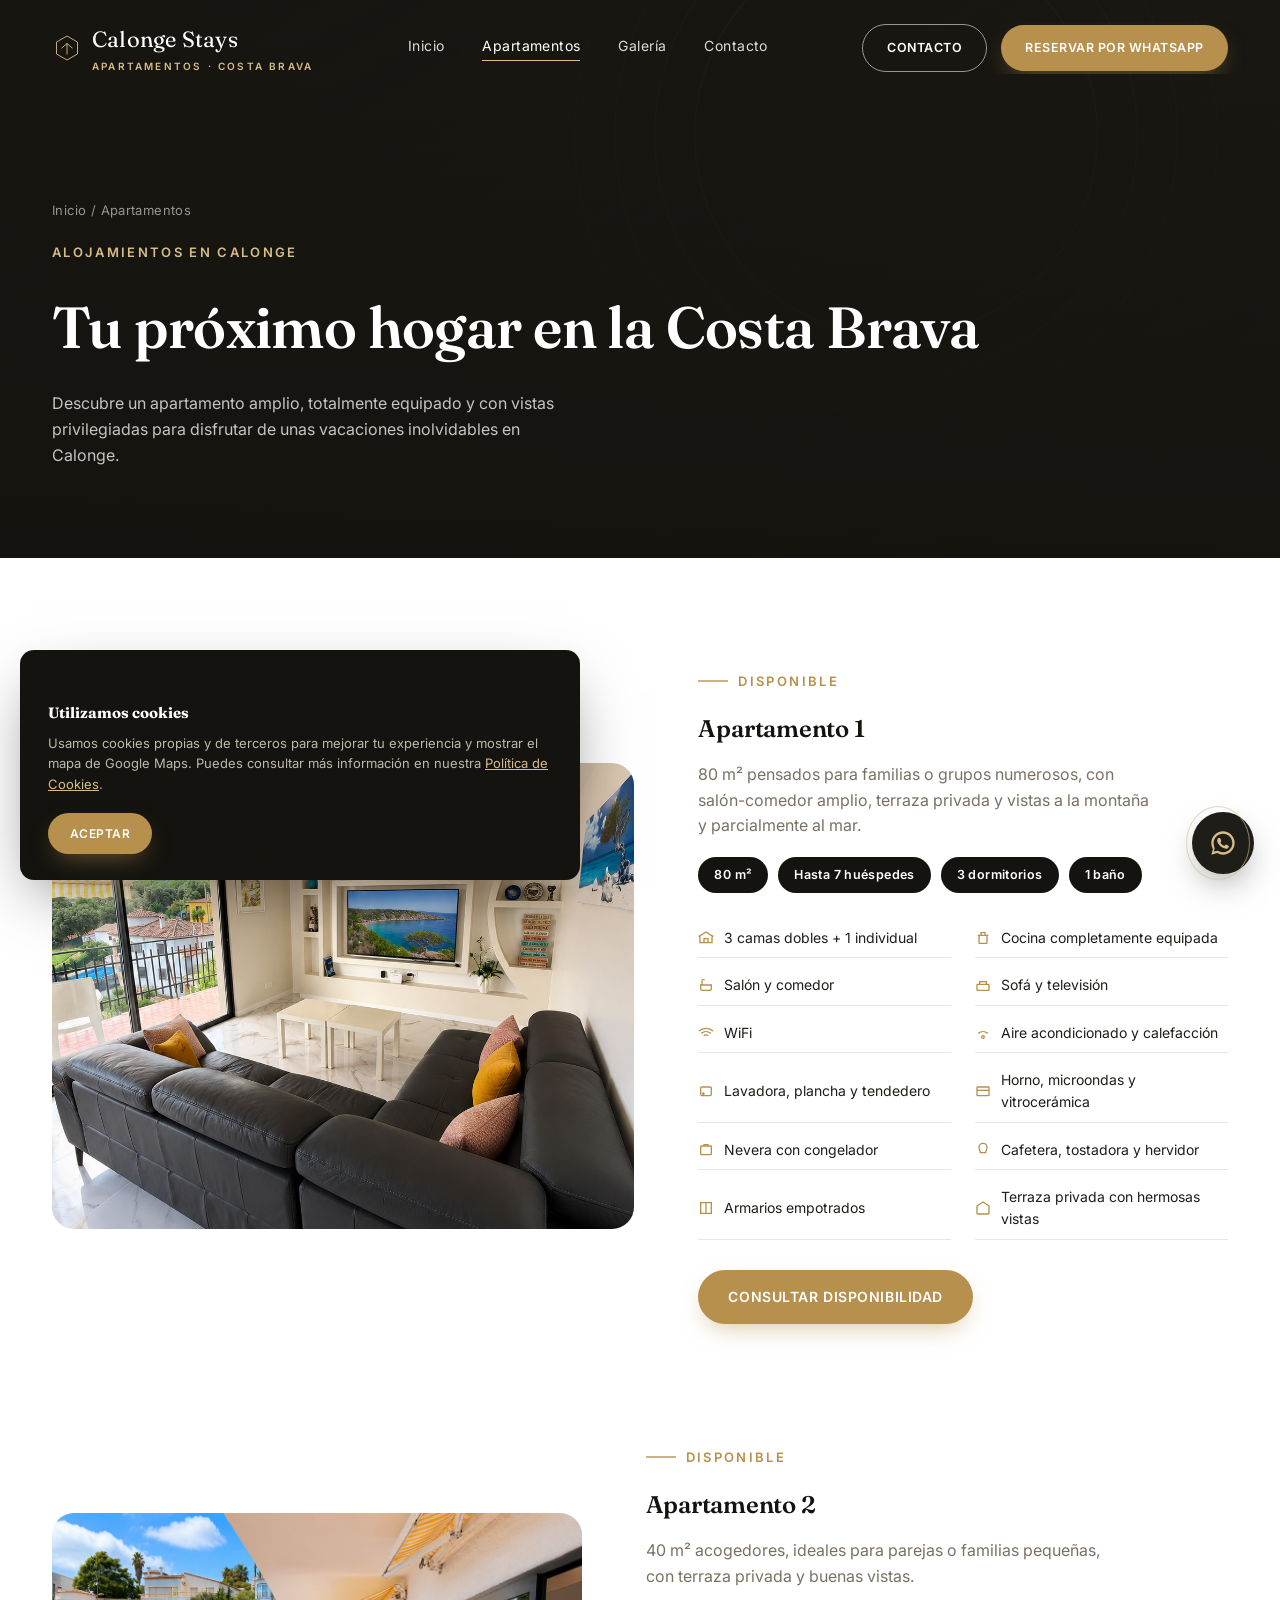
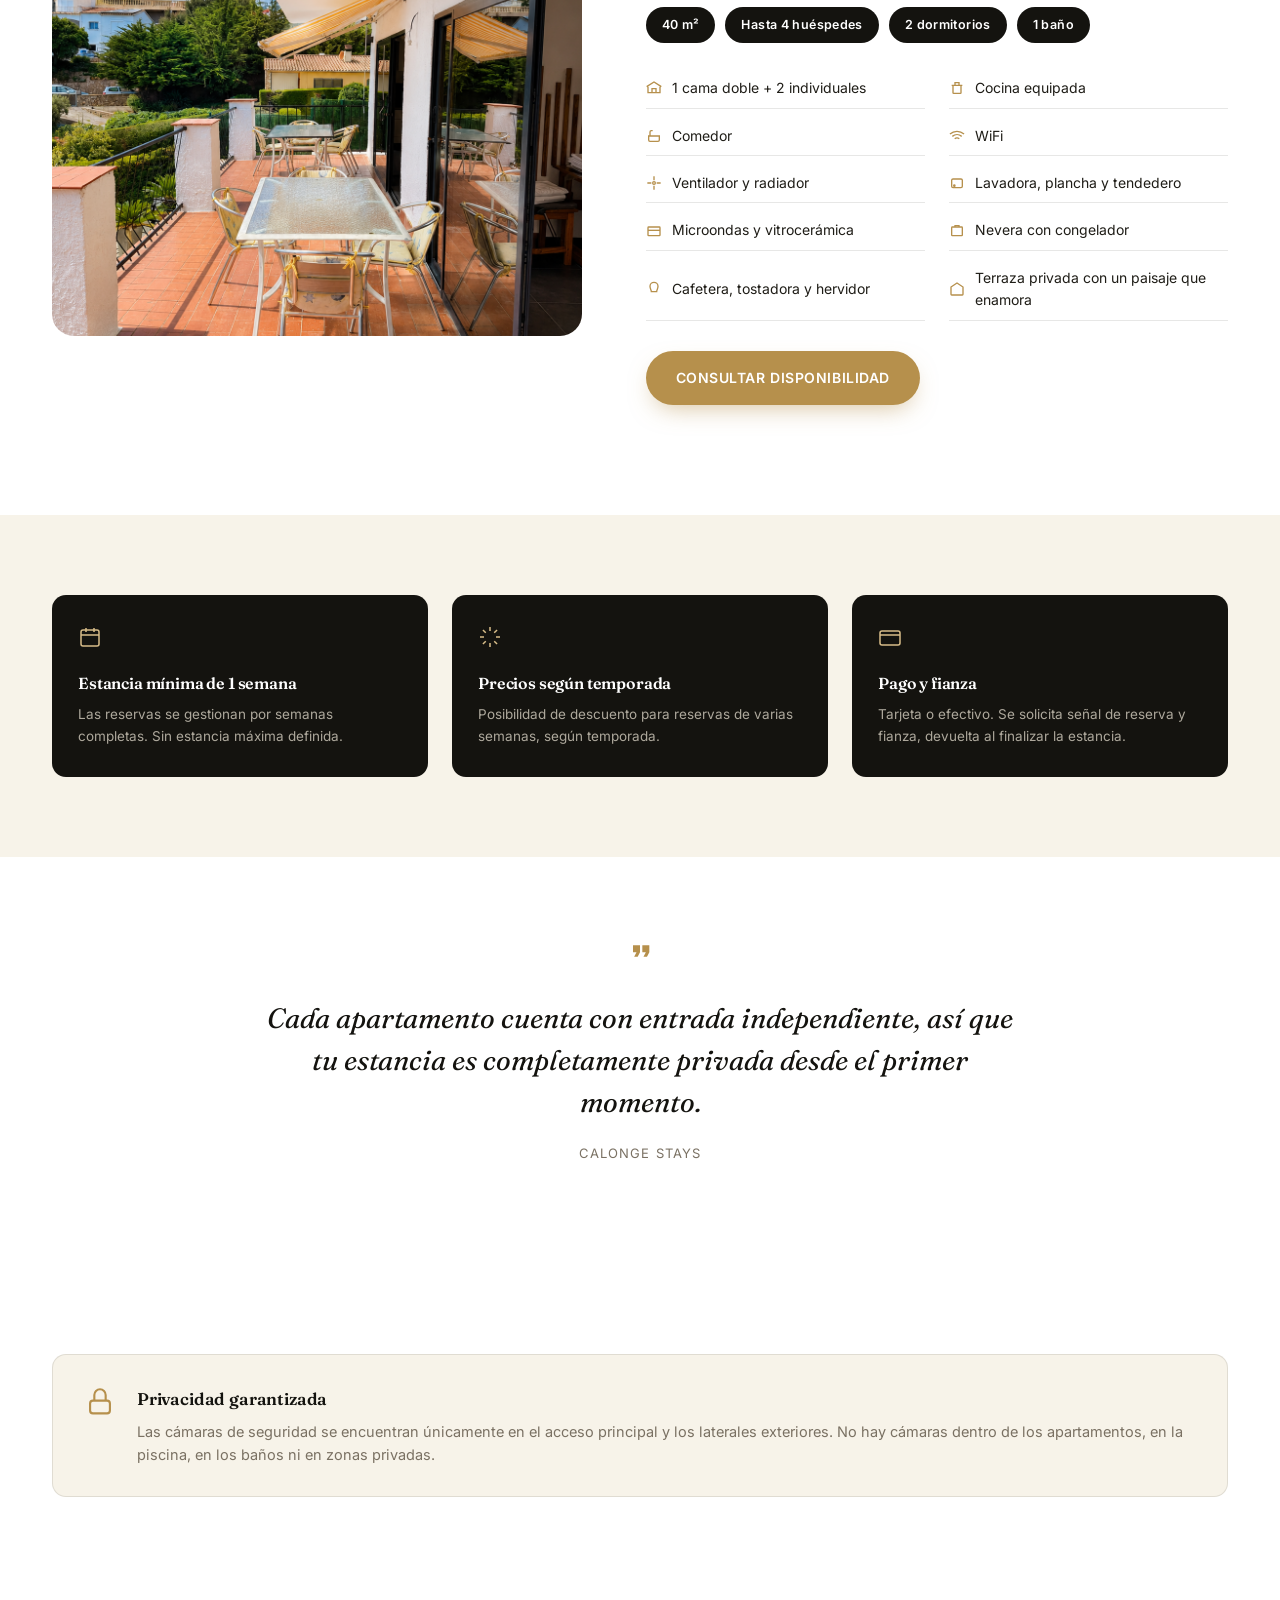
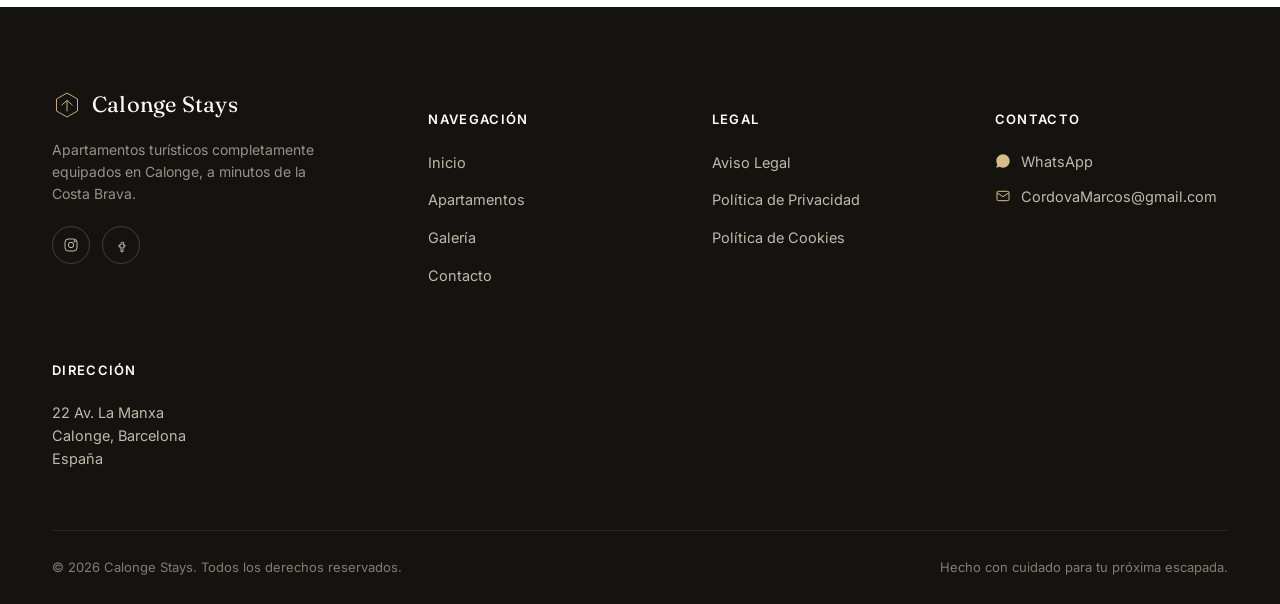
<file: apartamentos.html>
<!DOCTYPE html>
<html lang="es">
<head>
<meta charset="UTF-8">
<meta name="viewport" content="width=device-width, initial-scale=1.0">
<title>Apartamentos en Calonge — Calonge Stays</title>
<meta name="description" content="Apartamento 1 (80 m², hasta 7 huéspedes) y Apartamento 2 (40 m², hasta 4 huéspedes) en Calonge, Costa Brava. Totalmente equipados, con terraza privada y piscina compartida.">
<meta name="keywords" content="apartamentos Calonge, alquiler por semanas, Costa Brava, piscina compartida, alojamiento familiar">
<meta name="theme-color" content="#14130F">
<link rel="canonical" href="https://calongestays.example.com/apartamentos.html">
<link rel="icon" href="favicon.ico" type="image/png">
<meta property="og:title" content="Apartamentos en Calonge — Calonge Stays">
<meta property="og:description" content="Apartamentos completamente equipados en Calonge, cerca de la Costa Brava.">
<meta property="og:image" content="assets/images/og-cover.jpg">
<meta property="og:locale" content="es_ES">
<meta name="twitter:card" content="summary_large_image">
<meta name="twitter:image" content="assets/images/og-cover.jpg">
<link rel="preconnect" href="https://fonts.googleapis.com">
<link rel="preconnect" href="https://fonts.gstatic.com" crossorigin>
<link href="https://fonts.googleapis.com/css2?family=Fraunces:ital,opsz,wght@0,9..144,300;0,9..144,500;0,9..144,600;1,9..144,400&family=Inter:wght@400;500;600;700&display=swap" rel="stylesheet">
<link rel="stylesheet" href="assets/css/style.css">
</head>
<body>

<header class="site-header">
  <div class="container">
    <a href="index.html" class="brand">
      <svg viewBox="0 0 40 40" fill="none"><path d="M20 4L34 12V28L20 36L6 28V12L20 4Z" stroke="#D8BD89" stroke-width="1.2"/><path d="M13 20L20 14L27 20M20 14V28" stroke="#D8BD89" stroke-width="1.2" stroke-linecap="round" stroke-linejoin="round"/></svg>
      <span>Calonge Stays<small>Apartamentos · Costa Brava</small></span>
    </a>
    <nav class="nav-desktop">
      <a href="index.html">Inicio</a>
      <a href="apartamentos.html" class="active">Apartamentos</a>
      <a href="galeria.html">Galería</a>
      <a href="contacto.html">Contacto</a>
    </nav>
    <div class="nav-cta">
      <a href="contacto.html" class="btn btn-outline">Contacto</a>
      <a href="#" class="btn btn-gold" data-whatsapp data-apartment="Consulta general">Reservar por WhatsApp</a>
    </div>
    <button class="nav-toggle" aria-label="Abrir menú">
      <svg viewBox="0 0 24 24" fill="none" stroke="currentColor" stroke-width="2"><line x1="3" y1="6" x2="21" y2="6"/><line x1="3" y1="12" x2="21" y2="12"/><line x1="3" y1="18" x2="21" y2="18"/></svg>
    </button>
  </div>
</header>

<div class="mobile-menu">
  <a href="index.html">Inicio</a>
  <a href="apartamentos.html">Apartamentos</a>
  <a href="galeria.html">Galería</a>
  <a href="contacto.html">Contacto</a>
  <a href="#" class="btn btn-gold btn-block" data-whatsapp data-apartment="Consulta general">Reservar por WhatsApp</a>
</div>

<section class="page-hero">
  <div class="page-hero-bg"><img src="assets/images/hero-room.jpg" alt=""></div>
  <div class="container">
    <div class="breadcrumb"><a href="index.html">Inicio</a> / Apartamentos</div>
    <div class="eyebrow">ALOJAMIENTOS EN CALONGE</div>
    <h1>Tu próximo hogar en la Costa Brava</h1>
    <p>Descubre un apartamento amplio, totalmente equipado y con vistas privilegiadas para disfrutar de unas vacaciones inolvidables en Calonge.</p>
  </div>
</section>

<section class="section">
  <div class="container">

    <!-- APARTAMENTO 1 -->
    <div class="split reveal" style="margin-bottom:120px;" id="apartamento-1">
      <div class="split-media">
        <img src="assets/images/apt1-main.jpg" alt="Apartamento 1 en Calonge, 80 m², hasta 7 huéspedes">
      </div>
      <div>
        <div class="eyebrow"><svg viewBox="0 0 30 10"><line x1="0" y1="5" x2="30" y2="5" stroke="currentColor" stroke-width="1.4"/></svg>Disponible</div>
        <h2>Apartamento 1</h2>
        <p style="margin-top:14px;color:var(--taupe);font-size:16px;max-width:460px;">80 m² pensados para familias o grupos numerosos, con salón-comedor amplio, terraza privada y vistas a la montaña y parcialmente al mar.</p>
        <div class="spec-highlights">
          <span>80 m²</span><span>Hasta 7 huéspedes</span><span>3 dormitorios</span><span>1 baño</span>
        </div>
        <div class="spec-grid">
          <div class="spec-item"><svg viewBox="0 0 24 24" fill="none" stroke="currentColor" stroke-width="2"><path d="M3 10v9h18v-9M1 10l11-7 11 7M9 19v-6h6v6"/></svg>3 camas dobles + 1 individual</div>
          <div class="spec-item"><svg viewBox="0 0 24 24" fill="none" stroke="currentColor" stroke-width="2"><path d="M4 8h16M6 8v11a1 1 0 001 1h10a1 1 0 001-1V8M9 4h6v4H9z"/></svg>Cocina completamente equipada</div>
          <div class="spec-item"><svg viewBox="0 0 24 24" fill="none" stroke="currentColor" stroke-width="2"><path d="M4 12h16v6a2 2 0 01-2 2H6a2 2 0 01-2-2v-6zM6 12V6a2 2 0 012-2h2"/></svg>Salón y comedor</div>
          <div class="spec-item"><svg viewBox="0 0 24 24" fill="none" stroke="currentColor" stroke-width="2"><rect x="3" y="11" width="18" height="9" rx="1"/><path d="M7 11V7h10v4"/></svg>Sofá y televisión</div>
          <div class="spec-item"><svg viewBox="0 0 24 24" fill="none" stroke="currentColor" stroke-width="2"><path d="M5 12.55a11 11 0 0114.08 0M1.42 9a16 16 0 0121.16 0M8.53 16.11a6 6 0 016.95 0M12 20h.01"/></svg>WiFi</div>
          <div class="spec-item"><svg viewBox="0 0 24 24" fill="none" stroke="currentColor" stroke-width="2"><path d="M5 12.55a11 11 0 0114.08 0"/><circle cx="12" cy="18" r="2"/></svg>Aire acondicionado y calefacción</div>
          <div class="spec-item"><svg viewBox="0 0 24 24" fill="none" stroke="currentColor" stroke-width="2"><rect x="4" y="6" width="16" height="13" rx="2"/><circle cx="8" cy="16" r="1"/></svg>Lavadora, plancha y tendedero</div>
          <div class="spec-item"><svg viewBox="0 0 24 24" fill="none" stroke="currentColor" stroke-width="2"><rect x="3" y="6" width="18" height="13" rx="1"/><path d="M3 11h18"/></svg>Horno, microondas y vitrocerámica</div>
          <div class="spec-item"><svg viewBox="0 0 24 24" fill="none" stroke="currentColor" stroke-width="2"><rect x="4" y="6" width="16" height="13" rx="1"/><path d="M9 6V4h6v2"/></svg>Nevera con congelador</div>
          <div class="spec-item"><svg viewBox="0 0 24 24" fill="none" stroke="currentColor" stroke-width="2"><path d="M6 8a6 6 0 0112 0c0 4-2 5-2 8H8c0-3-2-4-2-8z"/></svg>Cafetera, tostadora y hervidor</div>
          <div class="spec-item"><svg viewBox="0 0 24 24" fill="none" stroke="currentColor" stroke-width="2"><path d="M4 4h16v16H4z M12 4v16"/></svg>Armarios empotrados</div>
          <div class="spec-item"><svg viewBox="0 0 24 24" fill="none" stroke="currentColor" stroke-width="2"><path d="M3 9l9-6 9 6v11a1 1 0 01-1 1H4a1 1 0 01-1-1V9z"/></svg>Terraza privada con hermosas vistas</div>
        </div>
        <a href="#" class="btn btn-gold" style="margin-top:30px;" data-whatsapp data-apartment="Apartamento 1">Consultar disponibilidad</a>
      </div>
    </div>

    <!-- APARTAMENTO 2 -->
    <div class="split reverse reveal" id="apartamento-2">
      <div class="split-media">
        <img src="assets/images/apt2-main.jpg" alt="Apartamento 2 en Calonge, 40 m², hasta 4 huéspedes">
      </div>
      <div>
        <div class="eyebrow"><svg viewBox="0 0 30 10"><line x1="0" y1="5" x2="30" y2="5" stroke="currentColor" stroke-width="1.4"/></svg>Disponible</div>
        <h2>Apartamento 2</h2>
        <p style="margin-top:14px;color:var(--taupe);font-size:16px;max-width:460px;">40 m² acogedores, ideales para parejas o familias pequeñas, con terraza privada y buenas vistas.</p>
        <div class="spec-highlights">
          <span>40 m²</span><span>Hasta 4 huéspedes</span><span>2 dormitorios</span><span>1 baño</span>
        </div>
        <div class="spec-grid">
          <div class="spec-item"><svg viewBox="0 0 24 24" fill="none" stroke="currentColor" stroke-width="2"><path d="M3 10v9h18v-9M1 10l11-7 11 7M9 19v-6h6v6"/></svg>1 cama doble + 2 individuales</div>
          <div class="spec-item"><svg viewBox="0 0 24 24" fill="none" stroke="currentColor" stroke-width="2"><path d="M4 8h16M6 8v11a1 1 0 001 1h10a1 1 0 001-1V8M9 4h6v4H9z"/></svg>Cocina equipada</div>
          <div class="spec-item"><svg viewBox="0 0 24 24" fill="none" stroke="currentColor" stroke-width="2"><path d="M4 12h16v6a2 2 0 01-2 2H6a2 2 0 01-2-2v-6zM6 12V6a2 2 0 012-2h2"/></svg>Comedor</div>
          <div class="spec-item"><svg viewBox="0 0 24 24" fill="none" stroke="currentColor" stroke-width="2"><path d="M5 12.55a11 11 0 0114.08 0M1.42 9a16 16 0 0121.16 0M8.53 16.11a6 6 0 016.95 0M12 20h.01"/></svg>WiFi</div>
          <div class="spec-item"><svg viewBox="0 0 24 24" fill="none" stroke="currentColor" stroke-width="2"><circle cx="12" cy="12" r="2"/><path d="M12 2v6M12 16v6M2 12h6M16 12h6"/></svg>Ventilador y radiador</div>
          <div class="spec-item"><svg viewBox="0 0 24 24" fill="none" stroke="currentColor" stroke-width="2"><rect x="4" y="6" width="16" height="13" rx="2"/><circle cx="8" cy="16" r="1"/></svg>Lavadora, plancha y tendedero</div>
          <div class="spec-item"><svg viewBox="0 0 24 24" fill="none" stroke="currentColor" stroke-width="2"><rect x="3" y="6" width="18" height="13" rx="1"/><path d="M3 11h18"/></svg>Microondas y vitrocerámica</div>
          <div class="spec-item"><svg viewBox="0 0 24 24" fill="none" stroke="currentColor" stroke-width="2"><rect x="4" y="6" width="16" height="13" rx="1"/><path d="M9 6V4h6v2"/></svg>Nevera con congelador</div>
          <div class="spec-item"><svg viewBox="0 0 24 24" fill="none" stroke="currentColor" stroke-width="2"><path d="M6 8a6 6 0 0112 0c0 4-2 5-2 8H8c0-3-2-4-2-8z"/></svg>Cafetera, tostadora y hervidor</div>
          <div class="spec-item"><svg viewBox="0 0 24 24" fill="none" stroke="currentColor" stroke-width="2"><path d="M3 9l9-6 9 6v11a1 1 0 01-1 1H4a1 1 0 01-1-1V9z"/></svg>Terraza privada con un paisaje que enamora</div>
        </div>
        <a href="#" class="btn btn-gold" style="margin-top:30px;" data-whatsapp data-apartment="Apartamento 2">Consultar disponibilidad</a>
      </div>
    </div>

  </div>
</section>

<section class="section-tight bg-beige">
  <div class="container">
    <div class="res-info-grid">
      <div class="res-info-card" style="background:var(--black);">
        <svg viewBox="0 0 24 24" fill="none" stroke="currentColor" stroke-width="1.5"><rect x="3" y="5" width="18" height="16" rx="2"/><path d="M16 3v4M8 3v4M3 10h18"/></svg>
        <h4>Estancia mínima de 1 semana</h4>
        <p>Las reservas se gestionan por semanas completas. Sin estancia máxima definida.</p>
      </div>
      <div class="res-info-card" style="background:var(--black);">
        <svg viewBox="0 0 24 24" fill="none" stroke="currentColor" stroke-width="1.5"><path d="M12 2v4M12 18v4M4.93 4.93l2.83 2.83M16.24 16.24l2.83 2.83M2 12h4M18 12h4M4.93 19.07l2.83-2.83M16.24 7.76l2.83-2.83"/></svg>
        <h4>Precios según temporada</h4>
        <p>Posibilidad de descuento para reservas de varias semanas, según temporada.</p>
      </div>
      <div class="res-info-card" style="background:var(--black);">
        <svg viewBox="0 0 24 24" fill="none" stroke="currentColor" stroke-width="1.5"><rect x="2" y="6" width="20" height="14" rx="2"/><path d="M2 10h20"/></svg>
        <h4>Pago y fianza</h4>
        <p>Tarjeta o efectivo. Se solicita señal de reserva y fianza, devuelta al finalizar la estancia.</p>
      </div>
    </div>
  </div>
</section>

<section class="section-tight">
  <div class="container">
    <div class="quote-band reveal">
      <svg viewBox="0 0 24 24" fill="currentColor"><path d="M7 17h3l2-4V7H6v6h3zm8 0h3l2-4V7h-6v6h3z"/></svg>
      <p>Cada apartamento cuenta con entrada independiente, así que tu estancia es completamente privada desde el primer momento.</p>
      <span>Calonge Stays</span>
    </div>
  </div>
</section>

<section class="section">
  <div class="container">
    <div class="security-note reveal">
      <svg viewBox="0 0 24 24" fill="none" stroke="currentColor" stroke-width="1.5"><rect x="5" y="11" width="14" height="9" rx="2"/><path d="M8 11V7a4 4 0 118 0v4"/></svg>
      <div>
        <h4>Privacidad garantizada</h4>
        <p>Las cámaras de seguridad se encuentran únicamente en el acceso principal y los laterales exteriores. No hay cámaras dentro de los apartamentos, en la piscina, en los baños ni en zonas privadas.</p>
      </div>
    </div>
  </div>
</section>

<footer class="site-footer">
  <div class="container">
    <div class="footer-grid">
      <div class="footer-brand">
        <div class="brand">
          <svg viewBox="0 0 40 40" fill="none"><path d="M20 4L34 12V28L20 36L6 28V12L20 4Z" stroke="#D8BD89" stroke-width="1.2"/><path d="M13 20L20 14L27 20M20 14V28" stroke="#D8BD89" stroke-width="1.2" stroke-linecap="round" stroke-linejoin="round"/></svg>
          <span>Calonge Stays</span>
        </div>
        <p>Apartamentos turísticos completamente equipados en Calonge, a minutos de la Costa Brava.</p>
        <div class="social-row">
          <a href="#" aria-label="Instagram"><svg viewBox="0 0 24 24" fill="none" stroke="currentColor" stroke-width="1.5"><rect x="3" y="3" width="18" height="18" rx="5"/><circle cx="12" cy="12" r="4"/><circle cx="17.5" cy="6.5" r="1"/></svg></a>
          <a href="#" aria-label="Facebook"><svg viewBox="0 0 24 24" fill="none" stroke="currentColor" stroke-width="1.5"><path d="M16 8h-2a2 2 0 00-2 2v2H9v3h3v7h3v-7h2.5l.5-3H15v-1.5a.5.5 0 01.5-.5H16V8z"/></svg></a>
        </div>
      </div>
      <div class="footer-col">
        <h5>Navegación</h5>
        <ul>
          <li><a href="index.html">Inicio</a></li>
          <li><a href="apartamentos.html">Apartamentos</a></li>
          <li><a href="galeria.html">Galería</a></li>
          <li><a href="contacto.html">Contacto</a></li>
        </ul>
      </div>
      <div class="footer-col">
        <h5>Legal</h5>
        <ul>
          <li><a href="aviso-legal.html">Aviso Legal</a></li>
          <li><a href="privacidad.html">Política de Privacidad</a></li>
          <li><a href="cookies.html">Política de Cookies</a></li>
        </ul>
      </div>
      <div class="footer-col">
        <h5>Contacto</h5>
        <ul>
          <li class="contact-line"><svg viewBox="0 0 24 24" fill="currentColor"><path d="M12 2C6.48 2 2 6.48 2 12c0 1.85.5 3.58 1.38 5.07L2 22l5.07-1.36A9.93 9.93 0 0012 22c5.52 0 10-4.48 10-10S17.52 2 12 2z"/></svg><a href="#" data-whatsapp data-apartment="Consulta general">WhatsApp</a></li>
          <li class="contact-line"><svg viewBox="0 0 24 24" fill="none" stroke="currentColor" stroke-width="1.5"><rect x="3" y="5" width="18" height="14" rx="2"/><path d="M3 7l9 6 9-6"/></svg><a href="mailto:CordovaMarcos@gmail.com">CordovaMarcos@gmail.com</a></li>
        </ul>
      </div>
      <div class="footer-col">
        <h5>Dirección</h5>
        <p style="font-size:14.5px;">22 Av. La Manxa<br>Calonge, Barcelona<br>España</p>
      </div>
    </div>
    <div class="footer-bottom">
      <span>© <span id="footer-year"></span> Calonge Stays. Todos los derechos reservados.</span>
      <span>Hecho con cuidado para tu próxima escapada.</span>
    </div>
  </div>
</footer>

<a href="#" class="whatsapp-float" data-whatsapp data-apartment="Consulta general" aria-label="Reservar por WhatsApp">
  <span class="tip">Resérvanos por WhatsApp</span>
  <svg viewBox="0 0 24 24" fill="currentColor"><path d="M12 2C6.48 2 2 6.48 2 12c0 1.85.5 3.58 1.38 5.07L2 22l5.07-1.36A9.93 9.93 0 0012 22c5.52 0 10-4.48 10-10S17.52 2 12 2zm0 18c-1.66 0-3.21-.46-4.54-1.26l-.33-.2-3.06.82.83-2.99-.21-.31A7.94 7.94 0 014 12c0-4.41 3.59-8 8-8s8 3.59 8 8-3.59 8-8 8zm4.32-5.94c-.23-.12-1.37-.68-1.58-.76-.21-.08-.37-.12-.52.12-.15.23-.6.76-.74.92-.13.15-.27.16-.5.05-1.36-.65-2.25-1.16-3.14-2.63-.24-.4.24-.37.69-1.24.08-.15.04-.28-.03-.39-.08-.12-.6-1.45-.83-1.97-.21-.5-.43-.43-.6-.44-.15-.01-.32-.01-.5-.01-.16 0-.43.06-.66.31-.23.25-.88.86-.88 2.09 0 1.23.9 2.42 1.03 2.59.13.17 1.76 2.69 4.27 3.67 2.02.79 2.43.63 2.87.59.43-.04 1.37-.56 1.56-1.11.19-.55.19-1.01.13-1.11-.06-.1-.21-.16-.45-.28z"/></svg>
</a>


<div class="cookie-banner" role="dialog" aria-label="Aviso de cookies">
  <h5>Utilizamos cookies</h5>
  <p>Usamos cookies propias y de terceros para mejorar tu experiencia y mostrar el mapa de Google Maps. Puedes consultar más información en nuestra <a href="cookies.html">Política de Cookies</a>.</p>
  <div class="cookie-actions">
    <button class="btn btn-gold" data-cookie-accept>Aceptar</button>
    <button class="btn btn-outline-dark" data-cookie-reject>Rechazar</button>
  </div>
</div>

<script src="assets/js/main.js"></script>
</body>
</html>
</file>
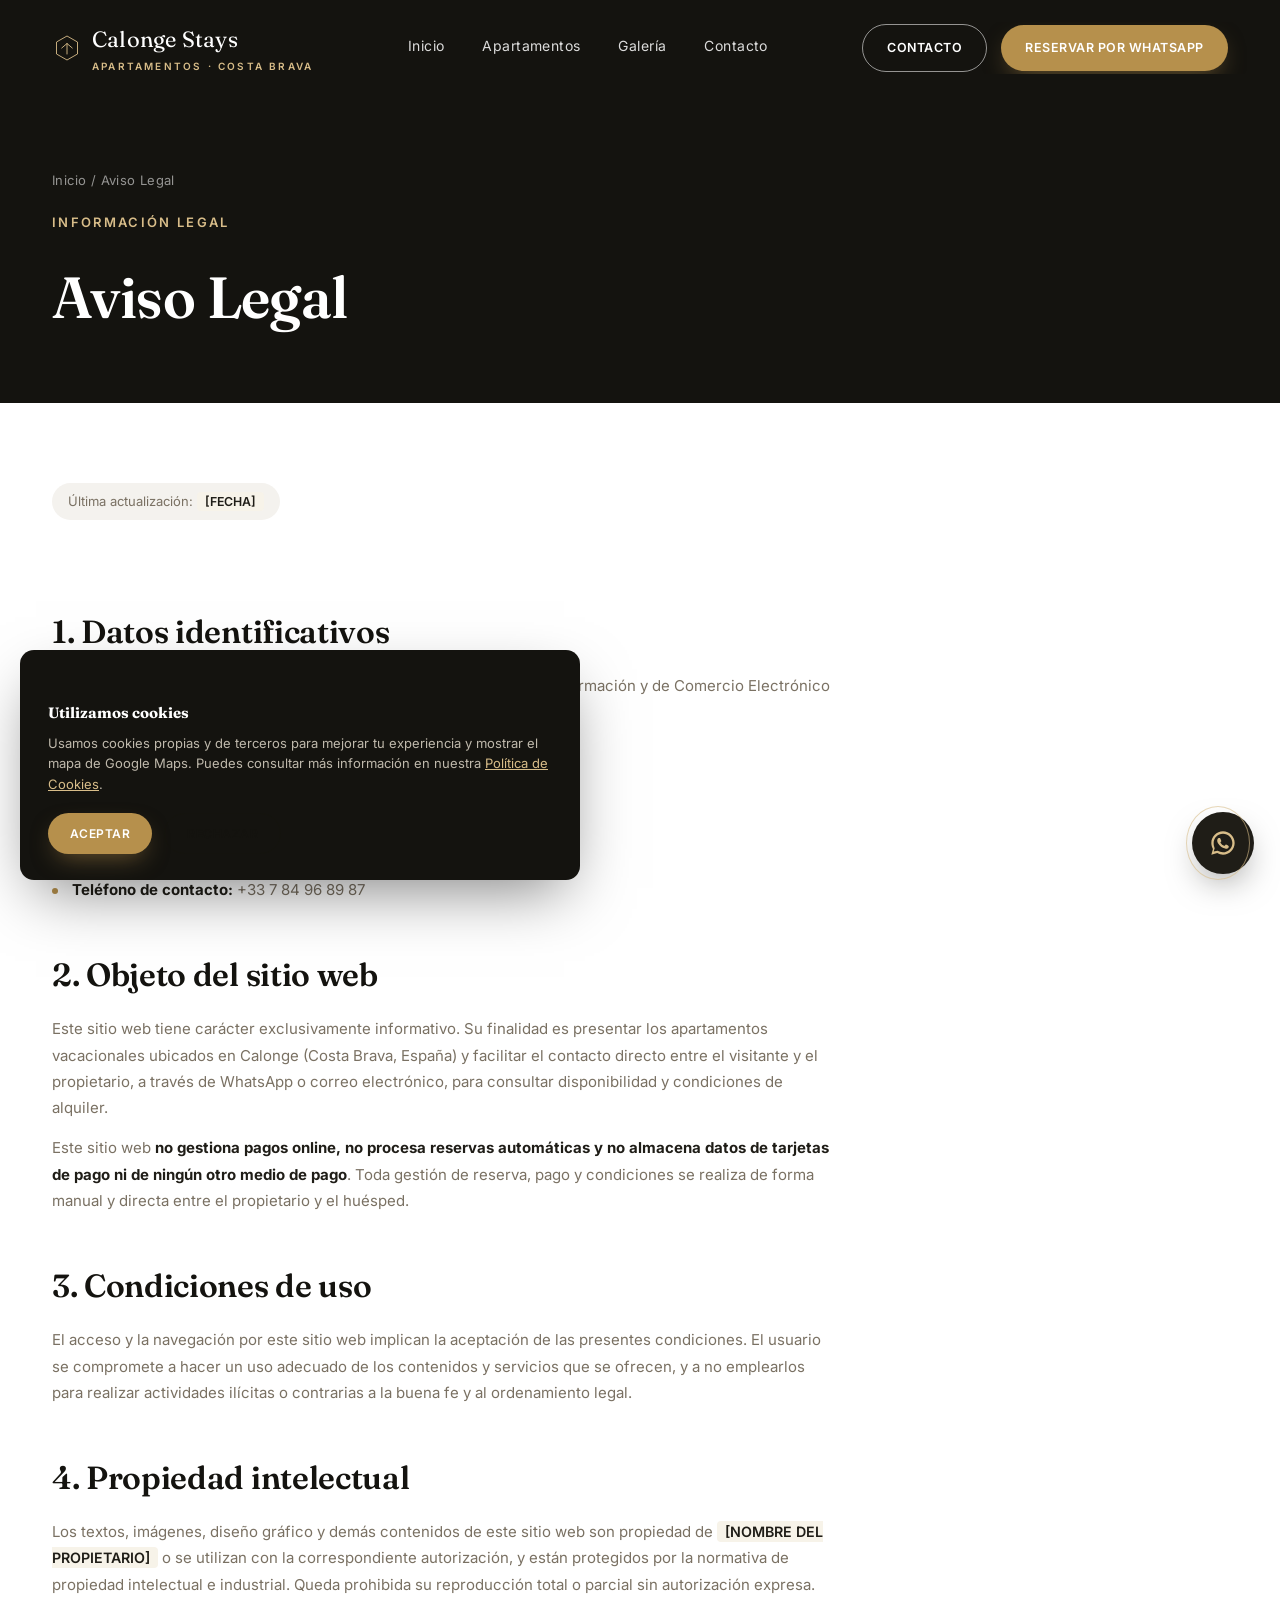
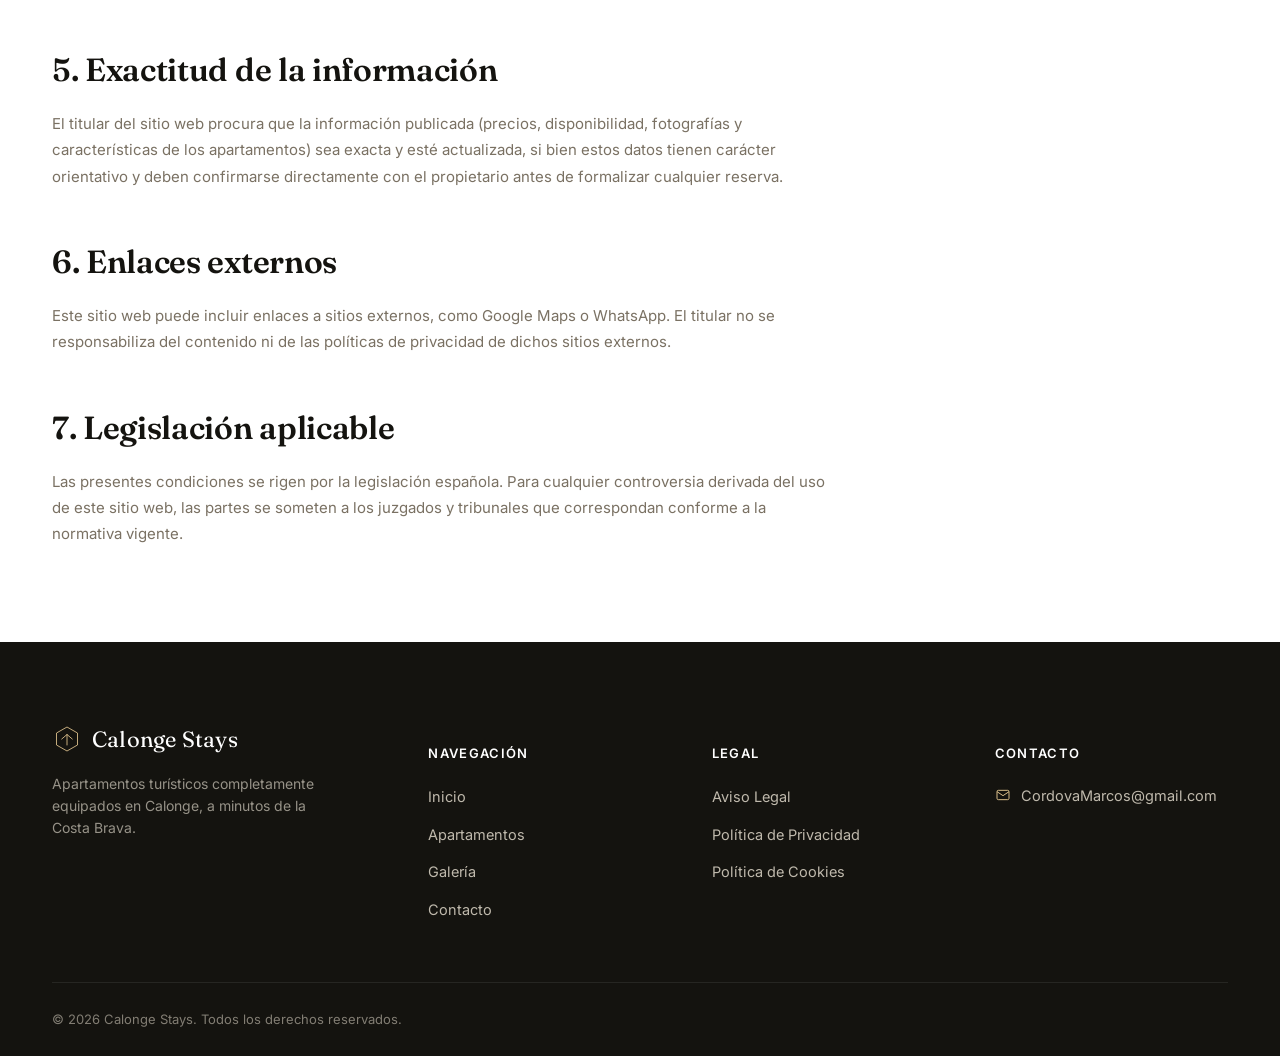
<file: aviso-legal.html>
<!DOCTYPE html>
<html lang="es">
<head>
<meta charset="UTF-8">
<meta name="viewport" content="width=device-width, initial-scale=1.0">
<title>Aviso Legal — Calonge Stays</title>
<meta name="description" content="Aviso legal del sitio web Calonge Stays, apartamentos vacacionales en Calonge, Costa Brava.">
<meta name="robots" content="noindex, follow">
<meta name="theme-color" content="#14130F">
<link rel="canonical" href="https://calongestays.example.com/aviso-legal.html">
<link rel="icon" href="favicon.ico" type="image/png">
<link rel="preconnect" href="https://fonts.googleapis.com">
<link rel="preconnect" href="https://fonts.gstatic.com" crossorigin>
<link href="https://fonts.googleapis.com/css2?family=Fraunces:ital,opsz,wght@0,9..144,300;0,9..144,500;0,9..144,600;1,9..144,400&family=Inter:wght@400;500;600;700&display=swap" rel="stylesheet">
<link rel="stylesheet" href="assets/css/style.css">
</head>
<body>

<header class="site-header">
  <div class="container">
    <a href="index.html" class="brand">
      <svg viewBox="0 0 40 40" fill="none"><path d="M20 4L34 12V28L20 36L6 28V12L20 4Z" stroke="#D8BD89" stroke-width="1.2"/><path d="M13 20L20 14L27 20M20 14V28" stroke="#D8BD89" stroke-width="1.2" stroke-linecap="round" stroke-linejoin="round"/></svg>
      <span>Calonge Stays<small>Apartamentos · Costa Brava</small></span>
    </a>
    <nav class="nav-desktop">
      <a href="index.html">Inicio</a>
      <a href="apartamentos.html">Apartamentos</a>
      <a href="galeria.html">Galería</a>
      <a href="contacto.html">Contacto</a>
    </nav>
    <div class="nav-cta">
      <a href="contacto.html" class="btn btn-outline">Contacto</a>
      <a href="#" class="btn btn-gold" data-whatsapp data-apartment="Consulta general">Reservar por WhatsApp</a>
    </div>
    <button class="nav-toggle" aria-label="Abrir menú">
      <svg viewBox="0 0 24 24" fill="none" stroke="currentColor" stroke-width="2"><line x1="3" y1="6" x2="21" y2="6"/><line x1="3" y1="12" x2="21" y2="12"/><line x1="3" y1="18" x2="21" y2="18"/></svg>
    </button>
  </div>
</header>

<div class="mobile-menu">
  <a href="index.html">Inicio</a>
  <a href="apartamentos.html">Apartamentos</a>
  <a href="galeria.html">Galería</a>
  <a href="contacto.html">Contacto</a>
  <a href="#" class="btn btn-gold btn-block" data-whatsapp data-apartment="Consulta general">Reservar por WhatsApp</a>
</div>

<section class="page-hero" style="padding:170px 0 60px;">
  <div class="container">
    <div class="breadcrumb"><a href="index.html">Inicio</a> / Aviso Legal</div>
    <div class="eyebrow">Información legal</div>
    <h1>Aviso Legal</h1>
  </div>
</section>

<section class="section-tight">
  <div class="container">
    <div class="legal-content">
      <span class="legal-updated">Última actualización: <span class="legal-placeholder">[FECHA]</span></span>

      <h2>1. Datos identificativos</h2>
      <p>En cumplimiento de la Ley 34/2002, de Servicios de la Sociedad de la Información y de Comercio Electrónico (LSSI-CE), se informa de los siguientes datos del titular de este sitio web:</p>
      <ul>
        <li><strong>Titular:</strong> <span class="legal-placeholder">[NOMBRE COMPLETO O RAZÓN SOCIAL DEL PROPIETARIO]</span></li>
        <li><strong>NIF/CIF:</strong> <span class="legal-placeholder">[NIF/CIF]</span></li>
        <li><strong>Domicilio:</strong> 22 Av. La Manxa, Calonge, Barcelona, España</li>
        <li><strong>Correo electrónico de contacto:</strong> <a href="mailto:CordovaMarcos@gmail.com">CordovaMarcos@gmail.com</a></li>
        <li><strong>Teléfono de contacto:</strong> +33 7 84 96 89 87</li>
      </ul>

      <h2>2. Objeto del sitio web</h2>
      <p>Este sitio web tiene carácter exclusivamente informativo. Su finalidad es presentar los apartamentos vacacionales ubicados en Calonge (Costa Brava, España) y facilitar el contacto directo entre el visitante y el propietario, a través de WhatsApp o correo electrónico, para consultar disponibilidad y condiciones de alquiler.</p>
      <p>Este sitio web <strong>no gestiona pagos online, no procesa reservas automáticas y no almacena datos de tarjetas de pago ni de ningún otro medio de pago</strong>. Toda gestión de reserva, pago y condiciones se realiza de forma manual y directa entre el propietario y el huésped.</p>

      <h2>3. Condiciones de uso</h2>
      <p>El acceso y la navegación por este sitio web implican la aceptación de las presentes condiciones. El usuario se compromete a hacer un uso adecuado de los contenidos y servicios que se ofrecen, y a no emplearlos para realizar actividades ilícitas o contrarias a la buena fe y al ordenamiento legal.</p>

      <h2>4. Propiedad intelectual</h2>
      <p>Los textos, imágenes, diseño gráfico y demás contenidos de este sitio web son propiedad de <span class="legal-placeholder">[NOMBRE DEL PROPIETARIO]</span> o se utilizan con la correspondiente autorización, y están protegidos por la normativa de propiedad intelectual e industrial. Queda prohibida su reproducción total o parcial sin autorización expresa.</p>

      <h2>5. Exactitud de la información</h2>
      <p>El titular del sitio web procura que la información publicada (precios, disponibilidad, fotografías y características de los apartamentos) sea exacta y esté actualizada, si bien estos datos tienen carácter orientativo y deben confirmarse directamente con el propietario antes de formalizar cualquier reserva.</p>

      <h2>6. Enlaces externos</h2>
      <p>Este sitio web puede incluir enlaces a sitios externos, como Google Maps o WhatsApp. El titular no se responsabiliza del contenido ni de las políticas de privacidad de dichos sitios externos.</p>

      <h2>7. Legislación aplicable</h2>
      <p>Las presentes condiciones se rigen por la legislación española. Para cualquier controversia derivada del uso de este sitio web, las partes se someten a los juzgados y tribunales que correspondan conforme a la normativa vigente.</p>
    </div>
  </div>
</section>

<footer class="site-footer">
  <div class="container">
    <div class="footer-grid">
      <div class="footer-brand">
        <div class="brand">
          <svg viewBox="0 0 40 40" fill="none"><path d="M20 4L34 12V28L20 36L6 28V12L20 4Z" stroke="#D8BD89" stroke-width="1.2"/><path d="M13 20L20 14L27 20M20 14V28" stroke="#D8BD89" stroke-width="1.2" stroke-linecap="round" stroke-linejoin="round"/></svg>
          <span>Calonge Stays</span>
        </div>
        <p>Apartamentos turísticos completamente equipados en Calonge, a minutos de la Costa Brava.</p>
      </div>
      <div class="footer-col">
        <h5>Navegación</h5>
        <ul>
          <li><a href="index.html">Inicio</a></li>
          <li><a href="apartamentos.html">Apartamentos</a></li>
          <li><a href="galeria.html">Galería</a></li>
          <li><a href="contacto.html">Contacto</a></li>
        </ul>
      </div>
      <div class="footer-col">
        <h5>Legal</h5>
        <ul>
          <li><a href="aviso-legal.html">Aviso Legal</a></li>
          <li><a href="privacidad.html">Política de Privacidad</a></li>
          <li><a href="cookies.html">Política de Cookies</a></li>
        </ul>
      </div>
      <div class="footer-col">
        <h5>Contacto</h5>
        <ul>
          <li class="contact-line"><svg viewBox="0 0 24 24" fill="none" stroke="currentColor" stroke-width="1.5"><rect x="3" y="5" width="18" height="14" rx="2"/><path d="M3 7l9 6 9-6"/></svg><a href="mailto:CordovaMarcos@gmail.com">CordovaMarcos@gmail.com</a></li>
        </ul>
      </div>
    </div>
    <div class="footer-bottom">
      <span>© <span id="footer-year"></span> Calonge Stays. Todos los derechos reservados.</span>
    </div>
  </div>
</footer>

<a href="#" class="whatsapp-float" data-whatsapp data-apartment="Consulta general" aria-label="Reservar por WhatsApp">
  <span class="tip">Resérvanos por WhatsApp</span>
  <svg viewBox="0 0 24 24" fill="currentColor"><path d="M12 2C6.48 2 2 6.48 2 12c0 1.85.5 3.58 1.38 5.07L2 22l5.07-1.36A9.93 9.93 0 0012 22c5.52 0 10-4.48 10-10S17.52 2 12 2zm0 18c-1.66 0-3.21-.46-4.54-1.26l-.33-.2-3.06.82.83-2.99-.21-.31A7.94 7.94 0 014 12c0-4.41 3.59-8 8-8s8 3.59 8 8-3.59 8-8 8zm4.32-5.94c-.23-.12-1.37-.68-1.58-.76-.21-.08-.37-.12-.52.12-.15.23-.6.76-.74.92-.13.15-.27.16-.5.05-1.36-.65-2.25-1.16-3.14-2.63-.24-.4.24-.37.69-1.24.08-.15.04-.28-.03-.39-.08-.12-.6-1.45-.83-1.97-.21-.5-.43-.43-.6-.44-.15-.01-.32-.01-.5-.01-.16 0-.43.06-.66.31-.23.25-.88.86-.88 2.09 0 1.23.9 2.42 1.03 2.59.13.17 1.76 2.69 4.27 3.67 2.02.79 2.43.63 2.87.59.43-.04 1.37-.56 1.56-1.11.19-.55.19-1.01.13-1.11-.06-.1-.21-.16-.45-.28z"/></svg>
</a>

<div class="cookie-banner" role="dialog" aria-label="Aviso de cookies">
  <h5>Utilizamos cookies</h5>
  <p>Usamos cookies propias y de terceros para mejorar tu experiencia y mostrar el mapa de Google Maps. Puedes consultar más información en nuestra <a href="cookies.html">Política de Cookies</a>.</p>
  <div class="cookie-actions">
    <button class="btn btn-gold" data-cookie-accept>Aceptar</button>
    <button class="btn btn-outline-dark" data-cookie-reject>Rechazar</button>
  </div>
</div>

<script src="assets/js/main.js"></script>
</body>
</html>
</file>
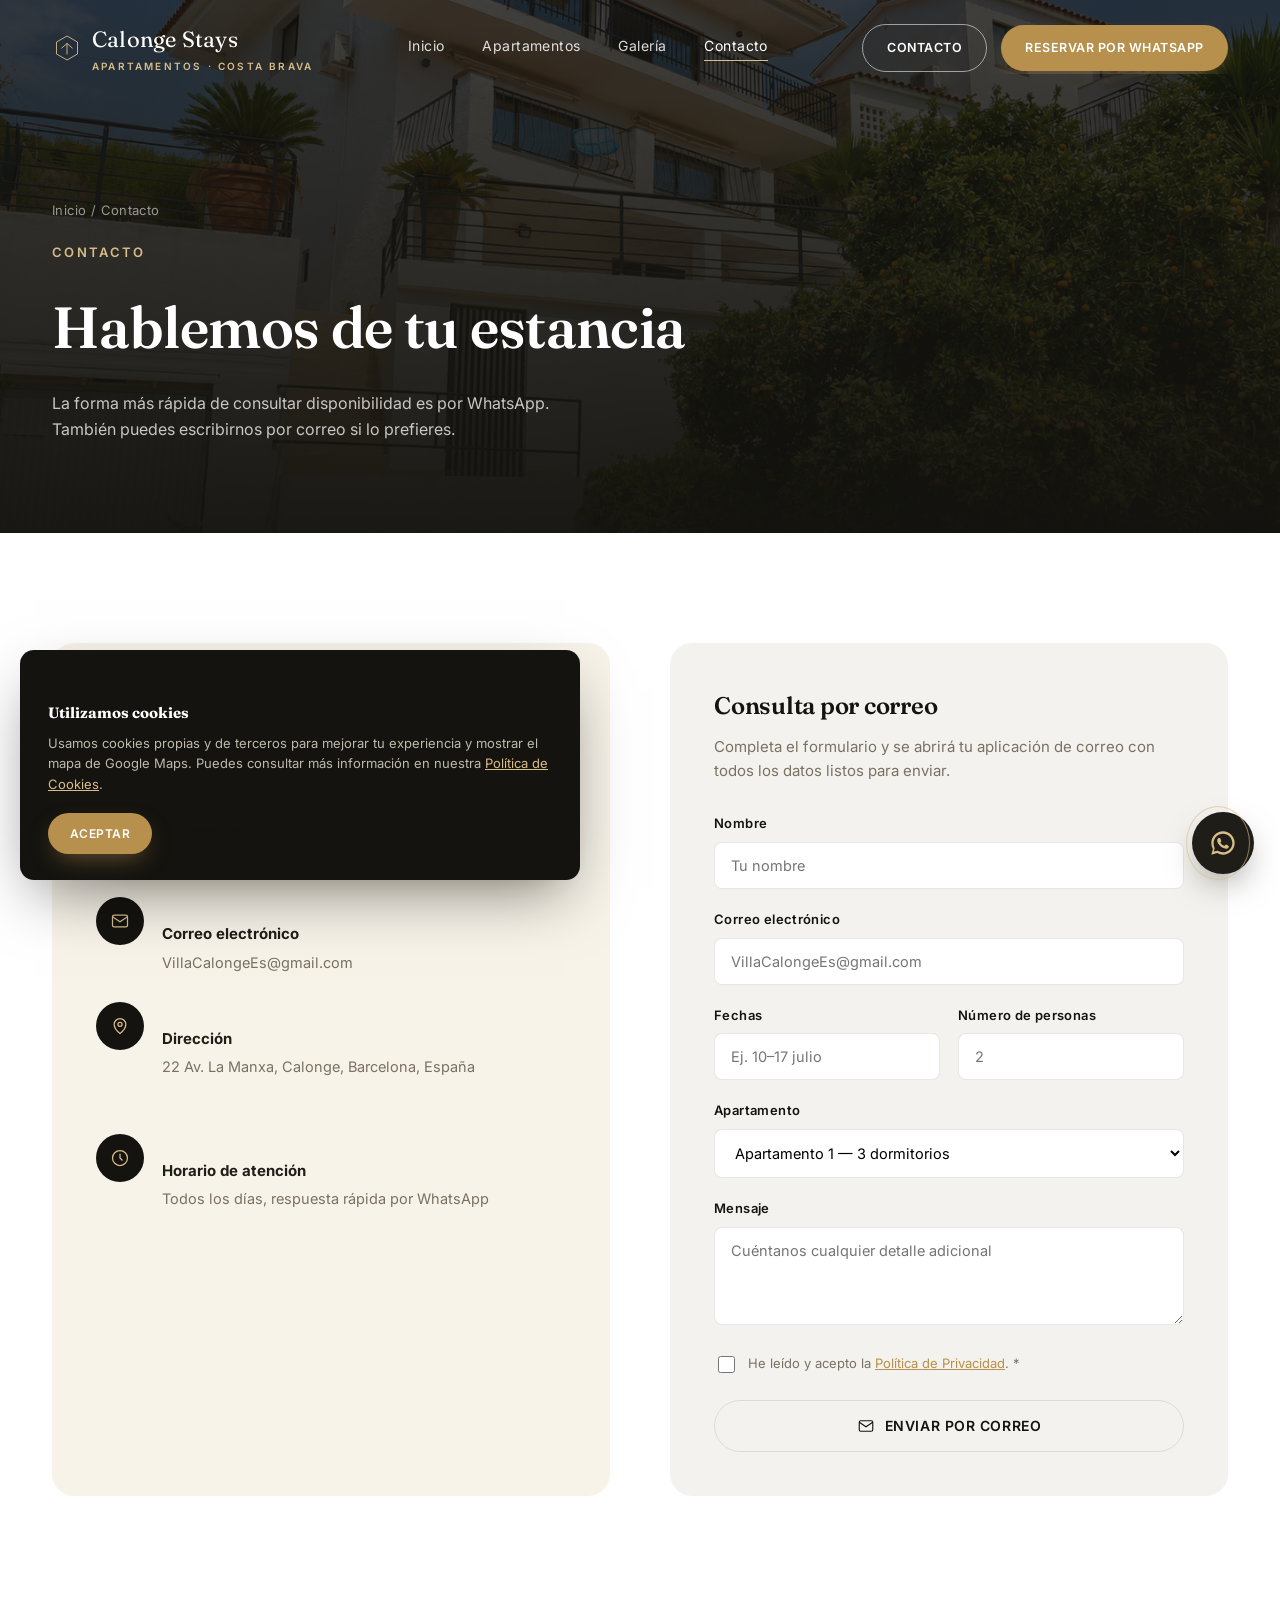
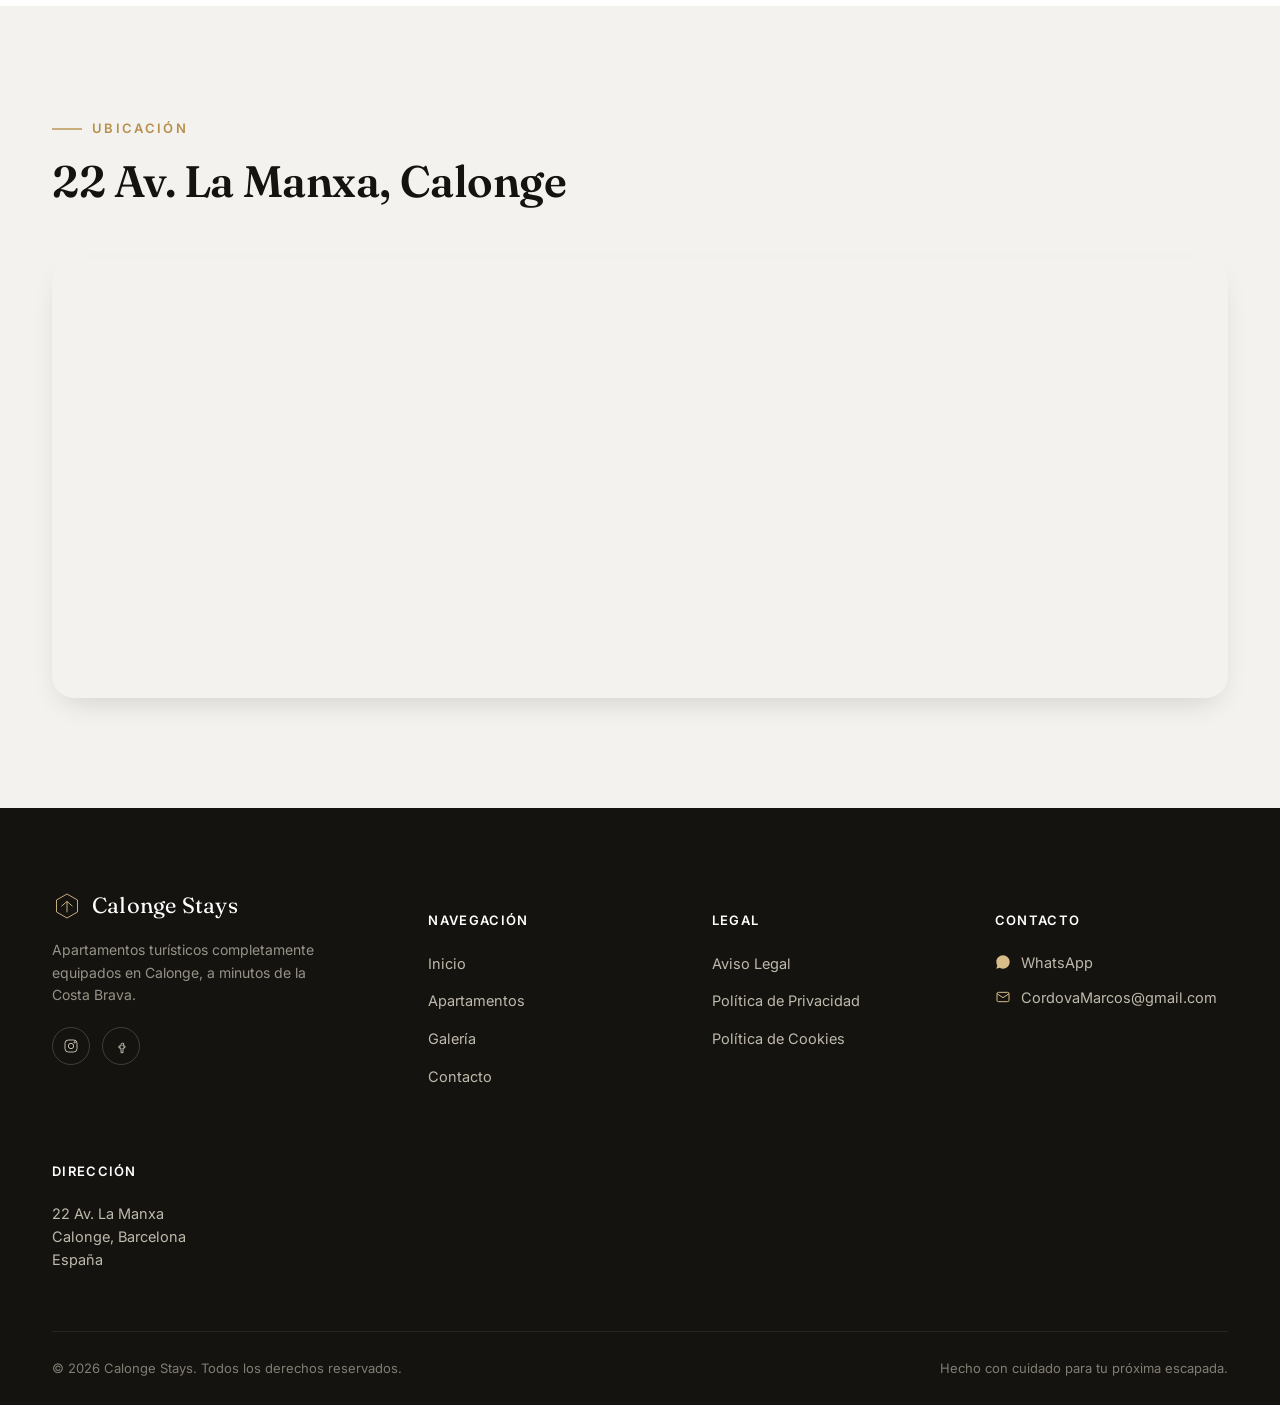
<file: contacto.html>
<!DOCTYPE html>
<html lang="es">
<head>
<meta charset="UTF-8">
<meta name="viewport" content="width=device-width, initial-scale=1.0">
<title>Contacto — Calonge Stays</title>
<meta name="description" content="Contacta con Calonge Stays por WhatsApp o correo electrónico para consultar disponibilidad de nuestros apartamentos en Calonge.">
<meta name="theme-color" content="#14130F">
<link rel="canonical" href="https://calongestays.example.com/contacto.html">
<link rel="icon" href="favicon.ico" type="image/png">
<meta property="og:title" content="Contacto — Calonge Stays">
<meta property="og:image" content="assets/images/og-cover.jpg">
<meta property="og:locale" content="es_ES">
<meta name="twitter:card" content="summary_large_image">
<meta name="twitter:image" content="assets/images/og-cover.jpg">
<link rel="preconnect" href="https://fonts.googleapis.com">
<link rel="preconnect" href="https://fonts.gstatic.com" crossorigin>
<link href="https://fonts.googleapis.com/css2?family=Fraunces:ital,opsz,wght@0,9..144,300;0,9..144,500;0,9..144,600;1,9..144,400&family=Inter:wght@400;500;600;700&display=swap" rel="stylesheet">
<link rel="stylesheet" href="assets/css/style.css">
</head>
<body>

<header class="site-header">
  <div class="container">
    <a href="index.html" class="brand">
      <svg viewBox="0 0 40 40" fill="none"><path d="M20 4L34 12V28L20 36L6 28V12L20 4Z" stroke="#D8BD89" stroke-width="1.2"/><path d="M13 20L20 14L27 20M20 14V28" stroke="#D8BD89" stroke-width="1.2" stroke-linecap="round" stroke-linejoin="round"/></svg>
      <span>Calonge Stays<small>Apartamentos · Costa Brava</small></span>
    </a>
    <nav class="nav-desktop">
      <a href="index.html">Inicio</a>
      <a href="apartamentos.html">Apartamentos</a>
      <a href="galeria.html">Galería</a>
      <a href="contacto.html" class="active">Contacto</a>
    </nav>
    <div class="nav-cta">
      <a href="contacto.html" class="btn btn-outline">Contacto</a>
      <a href="#" class="btn btn-gold" data-whatsapp data-apartment="Consulta general">Reservar por WhatsApp</a>
    </div>
    <button class="nav-toggle" aria-label="Abrir menú">
      <svg viewBox="0 0 24 24" fill="none" stroke="currentColor" stroke-width="2"><line x1="3" y1="6" x2="21" y2="6"/><line x1="3" y1="12" x2="21" y2="12"/><line x1="3" y1="18" x2="21" y2="18"/></svg>
    </button>
  </div>
</header>

<div class="mobile-menu">
  <a href="index.html">Inicio</a>
  <a href="apartamentos.html">Apartamentos</a>
  <a href="galeria.html">Galería</a>
  <a href="contacto.html">Contacto</a>
  <a href="#" class="btn btn-gold btn-block" data-whatsapp data-apartment="Consulta general">Reservar por WhatsApp</a>
</div>

<section class="page-hero">
  <div class="page-hero-bg"><img src="assets/images/gallery-exterior1.jpg" alt=""></div>
  <div class="container">
    <div class="breadcrumb"><a href="index.html">Inicio</a> / Contacto</div>
    <div class="eyebrow">Contacto</div>
    <h1>Hablemos de tu estancia</h1>
    <p>La forma más rápida de consultar disponibilidad es por WhatsApp. También puedes escribirnos por correo si lo prefieres.</p>
  </div>
</section>

<section class="section">
  <div class="container">
    <div class="contact-grid">

      <div class="contact-card reveal">
        <h3>Consulta por WhatsApp</h3>
        <p>Respondemos rápido. Cuéntanos tus fechas, número de personas y el apartamento que te interesa.</p>
        <a href="#" class="btn btn-gold btn-block" data-whatsapp data-apartment="Consulta general">
          <svg viewBox="0 0 24 24" fill="currentColor"><path d="M12 2C6.48 2 2 6.48 2 12c0 1.85.5 3.58 1.38 5.07L2 22l5.07-1.36A9.93 9.93 0 0012 22c5.52 0 10-4.48 10-10S17.52 2 12 2z"/></svg>
          Escribir por WhatsApp
        </a>

        <div class="contact-info-list">
          <div class="contact-info-item">
            <div class="ic"><svg viewBox="0 0 24 24" fill="none" stroke="currentColor" stroke-width="1.5"><rect x="3" y="5" width="18" height="14" rx="2"/><path d="M3 7l9 6 9-6"/></svg></div>
            <div><h5>Correo electrónico</h5><a href="mailto:VillaCalongeEs@gmail.com">VillaCalongeEs@gmail.com</a></div>
          </div>
          <div class="contact-info-item">
            <div class="ic"><svg viewBox="0 0 24 24" fill="none" stroke="currentColor" stroke-width="1.5"><path d="M12 21s-7-5.2-7-11a7 7 0 1114 0c0 5.8-7 11-7 11z"/><circle cx="12" cy="10" r="2.5"/></svg></div>
            <div><h5>Dirección</h5><p>22 Av. La Manxa, Calonge, Barcelona, España</p></div>
          </div>
          <div class="contact-info-item">
            <div class="ic"><svg viewBox="0 0 24 24" fill="none" stroke="currentColor" stroke-width="1.5"><circle cx="12" cy="12" r="9"/><path d="M12 7v5l3 3"/></svg></div>
            <div><h5>Horario de atención</h5><p>Todos los días, respuesta rápida por WhatsApp</p></div>
          </div>
        </div>
      </div>

      <div class="contact-card reveal" style="background:var(--grey);">
        <h3>Consulta por correo</h3>
        <p>Completa el formulario y se abrirá tu aplicación de correo con todos los datos listos para enviar.</p>
        <form id="contact-form">
          <div class="form-row">
            <label for="cf-name">Nombre</label>
            <input type="text" id="cf-name" name="name" required placeholder="Tu nombre">
          </div>
          <div class="form-row">
            <label for="cf-email">Correo electrónico</label>
            <input type="email" id="cf-email" name="email" required placeholder="VillaCalongeEs@gmail.com">
          </div>
          <div class="form-grid-2">
            <div class="form-row">
              <label for="cf-dates">Fechas</label>
              <input type="text" id="cf-dates" name="dates" placeholder="Ej. 10–17 julio">
            </div>
            <div class="form-row">
              <label for="cf-guests">Número de personas</label>
              <input type="number" id="cf-guests" name="guests" min="1" placeholder="2">
            </div>
          </div>
          <div class="form-row">
            <label for="cf-apt">Apartamento</label>
            <select id="cf-apt" name="apartment">
              <option value="Apartamento 1">Apartamento 1 — 3 dormitorios</option>
              <option value="Apartamento 2">Apartamento 2 — 2 dormitorios</option>
              <option value="No estoy seguro">No estoy seguro</option>
            </select>
          </div>
          <div class="form-row">
            <label for="cf-message">Mensaje</label>
            <textarea id="cf-message" name="message" rows="4" placeholder="Cuéntanos cualquier detalle adicional"></textarea>
          </div>
          <div class="consent-row">
            <input type="checkbox" id="cf-consent" name="consent" required>
            <label for="cf-consent">He leído y acepto la <a href="privacidad.html" target="_blank" rel="noopener">Política de Privacidad</a>. *</label>
          </div>
          <button type="submit" class="btn btn-outline-dark btn-block">
            <svg viewBox="0 0 24 24" fill="none" stroke="currentColor" stroke-width="1.5"><rect x="3" y="5" width="18" height="14" rx="2"/><path d="M3 7l9 6 9-6"/></svg>
            Enviar por correo
          </button>
        </form>
      </div>

    </div>
  </div>
</section>

<section class="section bg-grey">
  <div class="container">
    <div class="section-head reveal">
      <div class="eyebrow"><svg viewBox="0 0 30 10"><line x1="0" y1="5" x2="30" y2="5" stroke="currentColor" stroke-width="1.4"/></svg>Ubicación</div>
      <h2>22 Av. La Manxa, Calonge</h2>
    </div>
    <div class="map-wrap reveal">
      <iframe src="https://www.google.com/maps?q=22+Av.+La+Manxa,+Calonge,+Barcelona,+Espa%C3%B1a&output=embed" loading="lazy" allowfullscreen referrerpolicy="no-referrer-when-downgrade" title="Mapa de ubicación"></iframe>
    </div>
  </div>
</section>

<footer class="site-footer">
  <div class="container">
    <div class="footer-grid">
      <div class="footer-brand">
        <div class="brand">
          <svg viewBox="0 0 40 40" fill="none"><path d="M20 4L34 12V28L20 36L6 28V12L20 4Z" stroke="#D8BD89" stroke-width="1.2"/><path d="M13 20L20 14L27 20M20 14V28" stroke="#D8BD89" stroke-width="1.2" stroke-linecap="round" stroke-linejoin="round"/></svg>
          <span>Calonge Stays</span>
        </div>
        <p>Apartamentos turísticos completamente equipados en Calonge, a minutos de la Costa Brava.</p>
        <div class="social-row">
          <a href="#" aria-label="Instagram"><svg viewBox="0 0 24 24" fill="none" stroke="currentColor" stroke-width="1.5"><rect x="3" y="3" width="18" height="18" rx="5"/><circle cx="12" cy="12" r="4"/><circle cx="17.5" cy="6.5" r="1"/></svg></a>
          <a href="#" aria-label="Facebook"><svg viewBox="0 0 24 24" fill="none" stroke="currentColor" stroke-width="1.5"><path d="M16 8h-2a2 2 0 00-2 2v2H9v3h3v7h3v-7h2.5l.5-3H15v-1.5a.5.5 0 01.5-.5H16V8z"/></svg></a>
        </div>
      </div>
      <div class="footer-col">
        <h5>Navegación</h5>
        <ul>
          <li><a href="index.html">Inicio</a></li>
          <li><a href="apartamentos.html">Apartamentos</a></li>
          <li><a href="galeria.html">Galería</a></li>
          <li><a href="contacto.html">Contacto</a></li>
        </ul>
      </div>
      <div class="footer-col">
        <h5>Legal</h5>
        <ul>
          <li><a href="aviso-legal.html">Aviso Legal</a></li>
          <li><a href="privacidad.html">Política de Privacidad</a></li>
          <li><a href="cookies.html">Política de Cookies</a></li>
        </ul>
      </div>
      <div class="footer-col">
        <h5>Contacto</h5>
        <ul>
          <li class="contact-line"><svg viewBox="0 0 24 24" fill="currentColor"><path d="M12 2C6.48 2 2 6.48 2 12c0 1.85.5 3.58 1.38 5.07L2 22l5.07-1.36A9.93 9.93 0 0012 22c5.52 0 10-4.48 10-10S17.52 2 12 2z"/></svg><a href="#" data-whatsapp data-apartment="Consulta general">WhatsApp</a></li>
          <li class="contact-line"><svg viewBox="0 0 24 24" fill="none" stroke="currentColor" stroke-width="1.5"><rect x="3" y="5" width="18" height="14" rx="2"/><path d="M3 7l9 6 9-6"/></svg><a href="mailto:CordovaMarcos@gmail.com">CordovaMarcos@gmail.com</a></li>
        </ul>
      </div>
      <div class="footer-col">
        <h5>Dirección</h5>
        <p style="font-size:14.5px;">22 Av. La Manxa<br>Calonge, Barcelona<br>España</p>
      </div>
    </div>
    <div class="footer-bottom">
      <span>© <span id="footer-year"></span> Calonge Stays. Todos los derechos reservados.</span>
      <span>Hecho con cuidado para tu próxima escapada.</span>
    </div>
  </div>
</footer>

<a href="#" class="whatsapp-float" data-whatsapp data-apartment="Consulta general" aria-label="Reservar por WhatsApp">
  <span class="tip">Resérvanos por WhatsApp</span>
  <svg viewBox="0 0 24 24" fill="currentColor"><path d="M12 2C6.48 2 2 6.48 2 12c0 1.85.5 3.58 1.38 5.07L2 22l5.07-1.36A9.93 9.93 0 0012 22c5.52 0 10-4.48 10-10S17.52 2 12 2zm0 18c-1.66 0-3.21-.46-4.54-1.26l-.33-.2-3.06.82.83-2.99-.21-.31A7.94 7.94 0 014 12c0-4.41 3.59-8 8-8s8 3.59 8 8-3.59 8-8 8zm4.32-5.94c-.23-.12-1.37-.68-1.58-.76-.21-.08-.37-.12-.52.12-.15.23-.6.76-.74.92-.13.15-.27.16-.5.05-1.36-.65-2.25-1.16-3.14-2.63-.24-.4.24-.37.69-1.24.08-.15.04-.28-.03-.39-.08-.12-.6-1.45-.83-1.97-.21-.5-.43-.43-.6-.44-.15-.01-.32-.01-.5-.01-.16 0-.43.06-.66.31-.23.25-.88.86-.88 2.09 0 1.23.9 2.42 1.03 2.59.13.17 1.76 2.69 4.27 3.67 2.02.79 2.43.63 2.87.59.43-.04 1.37-.56 1.56-1.11.19-.55.19-1.01.13-1.11-.06-.1-.21-.16-.45-.28z"/></svg>
</a>


<div class="cookie-banner" role="dialog" aria-label="Aviso de cookies">
  <h5>Utilizamos cookies</h5>
  <p>Usamos cookies propias y de terceros para mejorar tu experiencia y mostrar el mapa de Google Maps. Puedes consultar más información en nuestra <a href="cookies.html">Política de Cookies</a>.</p>
  <div class="cookie-actions">
    <button class="btn btn-gold" data-cookie-accept>Aceptar</button>
    <button class="btn btn-outline-dark" data-cookie-reject>Rechazar</button>
  </div>
</div>

<script src="assets/js/main.js"></script>
</body>
</html>
</file>
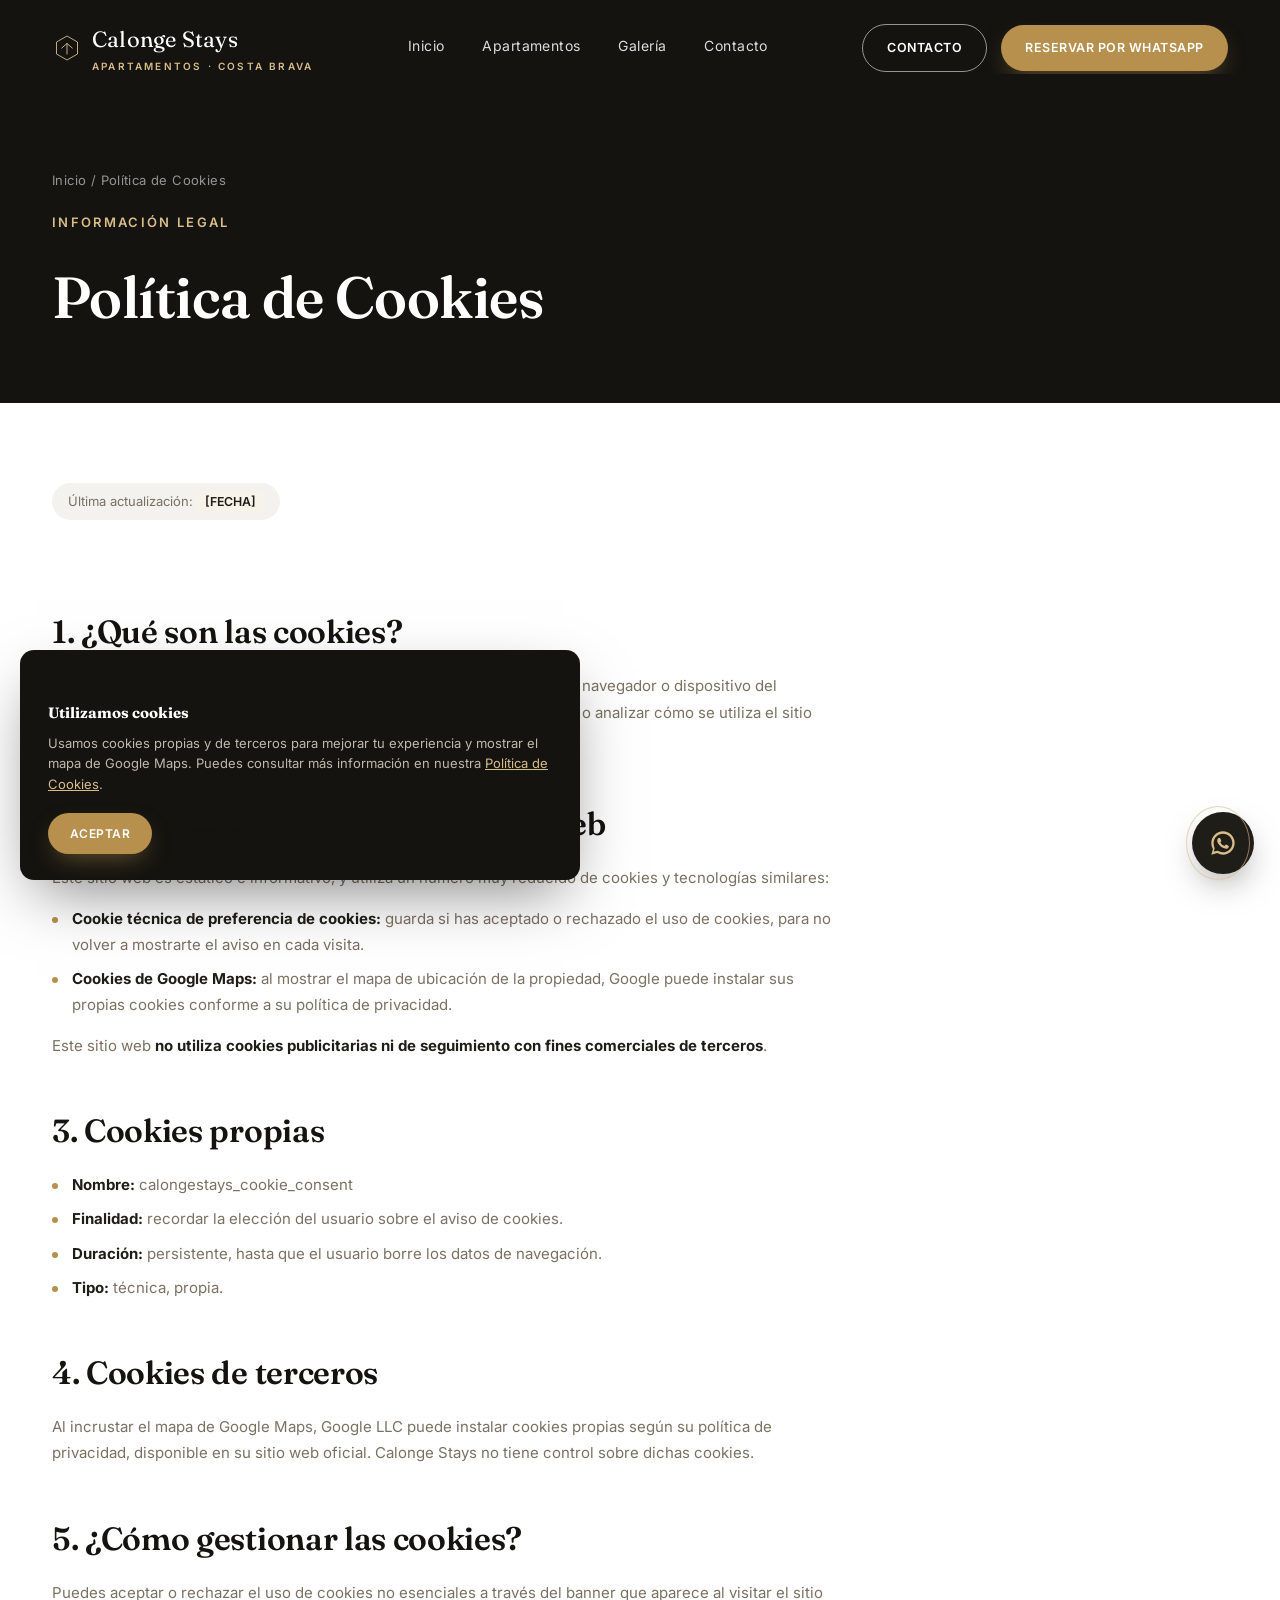
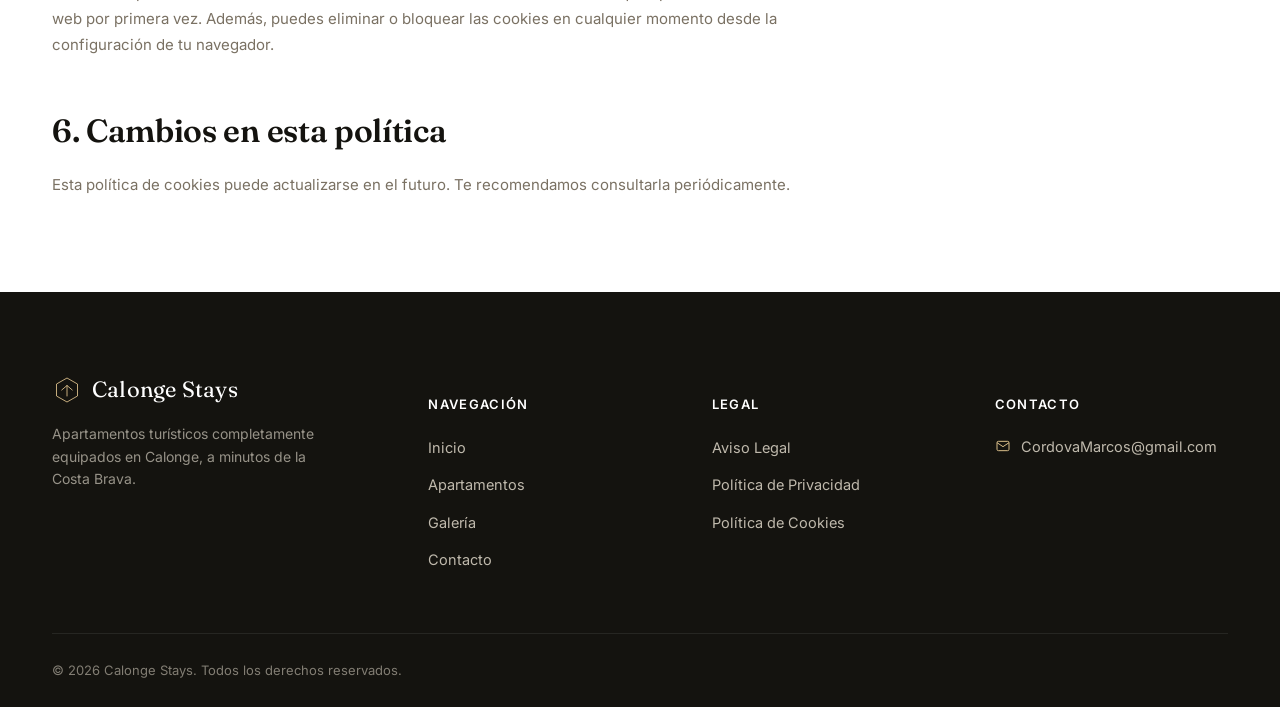
<file: cookies.html>
<!DOCTYPE html>
<html lang="es">
<head>
<meta charset="UTF-8">
<meta name="viewport" content="width=device-width, initial-scale=1.0">
<title>Política de Cookies — Calonge Stays</title>
<meta name="description" content="Política de cookies del sitio web Calonge Stays.">
<meta name="robots" content="noindex, follow">
<meta name="theme-color" content="#14130F">
<link rel="canonical" href="https://calongestays.example.com/cookies.html">
<link rel="icon" href="favicon.ico" type="image/png">
<link rel="preconnect" href="https://fonts.googleapis.com">
<link rel="preconnect" href="https://fonts.gstatic.com" crossorigin>
<link href="https://fonts.googleapis.com/css2?family=Fraunces:ital,opsz,wght@0,9..144,300;0,9..144,500;0,9..144,600;1,9..144,400&family=Inter:wght@400;500;600;700&display=swap" rel="stylesheet">
<link rel="stylesheet" href="assets/css/style.css">
</head>
<body>

<header class="site-header">
  <div class="container">
    <a href="index.html" class="brand">
      <svg viewBox="0 0 40 40" fill="none"><path d="M20 4L34 12V28L20 36L6 28V12L20 4Z" stroke="#D8BD89" stroke-width="1.2"/><path d="M13 20L20 14L27 20M20 14V28" stroke="#D8BD89" stroke-width="1.2" stroke-linecap="round" stroke-linejoin="round"/></svg>
      <span>Calonge Stays<small>Apartamentos · Costa Brava</small></span>
    </a>
    <nav class="nav-desktop">
      <a href="index.html">Inicio</a>
      <a href="apartamentos.html">Apartamentos</a>
      <a href="galeria.html">Galería</a>
      <a href="contacto.html">Contacto</a>
    </nav>
    <div class="nav-cta">
      <a href="contacto.html" class="btn btn-outline">Contacto</a>
      <a href="#" class="btn btn-gold" data-whatsapp data-apartment="Consulta general">Reservar por WhatsApp</a>
    </div>
    <button class="nav-toggle" aria-label="Abrir menú">
      <svg viewBox="0 0 24 24" fill="none" stroke="currentColor" stroke-width="2"><line x1="3" y1="6" x2="21" y2="6"/><line x1="3" y1="12" x2="21" y2="12"/><line x1="3" y1="18" x2="21" y2="18"/></svg>
    </button>
  </div>
</header>

<div class="mobile-menu">
  <a href="index.html">Inicio</a>
  <a href="apartamentos.html">Apartamentos</a>
  <a href="galeria.html">Galería</a>
  <a href="contacto.html">Contacto</a>
  <a href="#" class="btn btn-gold btn-block" data-whatsapp data-apartment="Consulta general">Reservar por WhatsApp</a>
</div>

<section class="page-hero" style="padding:170px 0 60px;">
  <div class="container">
    <div class="breadcrumb"><a href="index.html">Inicio</a> / Política de Cookies</div>
    <div class="eyebrow">Información legal</div>
    <h1>Política de Cookies</h1>
  </div>
</section>

<section class="section-tight">
  <div class="container">
    <div class="legal-content">
      <span class="legal-updated">Última actualización: <span class="legal-placeholder">[FECHA]</span></span>

      <h2>1. ¿Qué son las cookies?</h2>
      <p>Las cookies son pequeños archivos de texto que un sitio web instala en el navegador o dispositivo del usuario al visitarlo. Permiten, entre otras cosas, recordar tus preferencias o analizar cómo se utiliza el sitio web.</p>

      <h2>2. Cookies utilizadas en este sitio web</h2>
      <p>Este sitio web es estático e informativo, y utiliza un número muy reducido de cookies y tecnologías similares:</p>
      <ul>
        <li><strong>Cookie técnica de preferencia de cookies:</strong> guarda si has aceptado o rechazado el uso de cookies, para no volver a mostrarte el aviso en cada visita.</li>
        <li><strong>Cookies de Google Maps:</strong> al mostrar el mapa de ubicación de la propiedad, Google puede instalar sus propias cookies conforme a su política de privacidad.</li>
      </ul>
      <p>Este sitio web <strong>no utiliza cookies publicitarias ni de seguimiento con fines comerciales de terceros</strong>.</p>

      <h2>3. Cookies propias</h2>
      <ul>
        <li><strong>Nombre:</strong> calongestays_cookie_consent</li>
        <li><strong>Finalidad:</strong> recordar la elección del usuario sobre el aviso de cookies.</li>
        <li><strong>Duración:</strong> persistente, hasta que el usuario borre los datos de navegación.</li>
        <li><strong>Tipo:</strong> técnica, propia.</li>
      </ul>

      <h2>4. Cookies de terceros</h2>
      <p>Al incrustar el mapa de Google Maps, Google LLC puede instalar cookies propias según su política de privacidad, disponible en su sitio web oficial. Calonge Stays no tiene control sobre dichas cookies.</p>

      <h2>5. ¿Cómo gestionar las cookies?</h2>
      <p>Puedes aceptar o rechazar el uso de cookies no esenciales a través del banner que aparece al visitar el sitio web por primera vez. Además, puedes eliminar o bloquear las cookies en cualquier momento desde la configuración de tu navegador.</p>

      <h2>6. Cambios en esta política</h2>
      <p>Esta política de cookies puede actualizarse en el futuro. Te recomendamos consultarla periódicamente.</p>
    </div>
  </div>
</section>

<footer class="site-footer">
  <div class="container">
    <div class="footer-grid">
      <div class="footer-brand">
        <div class="brand">
          <svg viewBox="0 0 40 40" fill="none"><path d="M20 4L34 12V28L20 36L6 28V12L20 4Z" stroke="#D8BD89" stroke-width="1.2"/><path d="M13 20L20 14L27 20M20 14V28" stroke="#D8BD89" stroke-width="1.2" stroke-linecap="round" stroke-linejoin="round"/></svg>
          <span>Calonge Stays</span>
        </div>
        <p>Apartamentos turísticos completamente equipados en Calonge, a minutos de la Costa Brava.</p>
      </div>
      <div class="footer-col">
        <h5>Navegación</h5>
        <ul>
          <li><a href="index.html">Inicio</a></li>
          <li><a href="apartamentos.html">Apartamentos</a></li>
          <li><a href="galeria.html">Galería</a></li>
          <li><a href="contacto.html">Contacto</a></li>
        </ul>
      </div>
      <div class="footer-col">
        <h5>Legal</h5>
        <ul>
          <li><a href="aviso-legal.html">Aviso Legal</a></li>
          <li><a href="privacidad.html">Política de Privacidad</a></li>
          <li><a href="cookies.html">Política de Cookies</a></li>
        </ul>
      </div>
      <div class="footer-col">
        <h5>Contacto</h5>
        <ul>
          <li class="contact-line"><svg viewBox="0 0 24 24" fill="none" stroke="currentColor" stroke-width="1.5"><rect x="3" y="5" width="18" height="14" rx="2"/><path d="M3 7l9 6 9-6"/></svg><a href="mailto:CordovaMarcos@gmail.com">CordovaMarcos@gmail.com</a></li>
        </ul>
      </div>
    </div>
    <div class="footer-bottom">
      <span>© <span id="footer-year"></span> Calonge Stays. Todos los derechos reservados.</span>
    </div>
  </div>
</footer>

<a href="#" class="whatsapp-float" data-whatsapp data-apartment="Consulta general" aria-label="Reservar por WhatsApp">
  <span class="tip">Resérvanos por WhatsApp</span>
  <svg viewBox="0 0 24 24" fill="currentColor"><path d="M12 2C6.48 2 2 6.48 2 12c0 1.85.5 3.58 1.38 5.07L2 22l5.07-1.36A9.93 9.93 0 0012 22c5.52 0 10-4.48 10-10S17.52 2 12 2zm0 18c-1.66 0-3.21-.46-4.54-1.26l-.33-.2-3.06.82.83-2.99-.21-.31A7.94 7.94 0 014 12c0-4.41 3.59-8 8-8s8 3.59 8 8-3.59 8-8 8zm4.32-5.94c-.23-.12-1.37-.68-1.58-.76-.21-.08-.37-.12-.52.12-.15.23-.6.76-.74.92-.13.15-.27.16-.5.05-1.36-.65-2.25-1.16-3.14-2.63-.24-.4.24-.37.69-1.24.08-.15.04-.28-.03-.39-.08-.12-.6-1.45-.83-1.97-.21-.5-.43-.43-.6-.44-.15-.01-.32-.01-.5-.01-.16 0-.43.06-.66.31-.23.25-.88.86-.88 2.09 0 1.23.9 2.42 1.03 2.59.13.17 1.76 2.69 4.27 3.67 2.02.79 2.43.63 2.87.59.43-.04 1.37-.56 1.56-1.11.19-.55.19-1.01.13-1.11-.06-.1-.21-.16-.45-.28z"/></svg>
</a>

<div class="cookie-banner" role="dialog" aria-label="Aviso de cookies">
  <h5>Utilizamos cookies</h5>
  <p>Usamos cookies propias y de terceros para mejorar tu experiencia y mostrar el mapa de Google Maps. Puedes consultar más información en nuestra <a href="cookies.html">Política de Cookies</a>.</p>
  <div class="cookie-actions">
    <button class="btn btn-gold" data-cookie-accept>Aceptar</button>
    <button class="btn btn-outline-dark" data-cookie-reject>Rechazar</button>
  </div>
</div>

<script src="assets/js/main.js"></script>
</body>
</html>
</file>
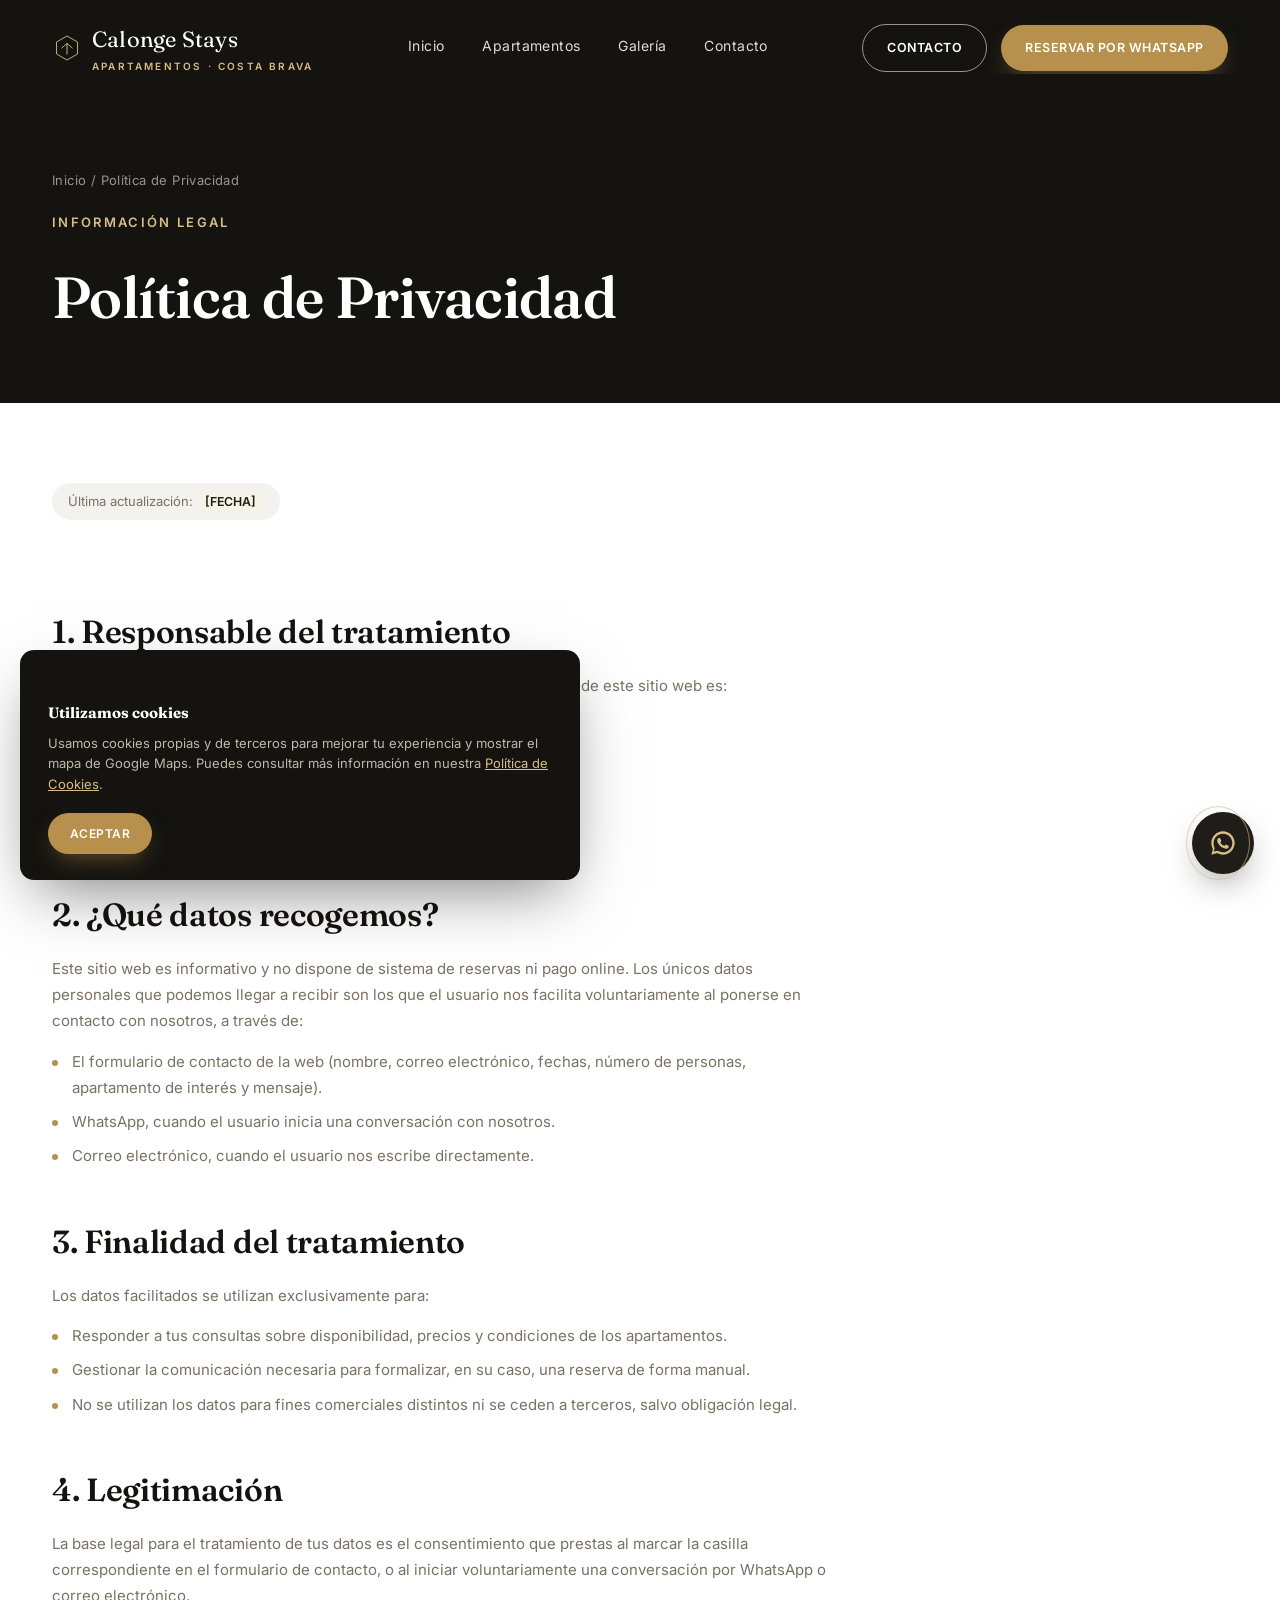
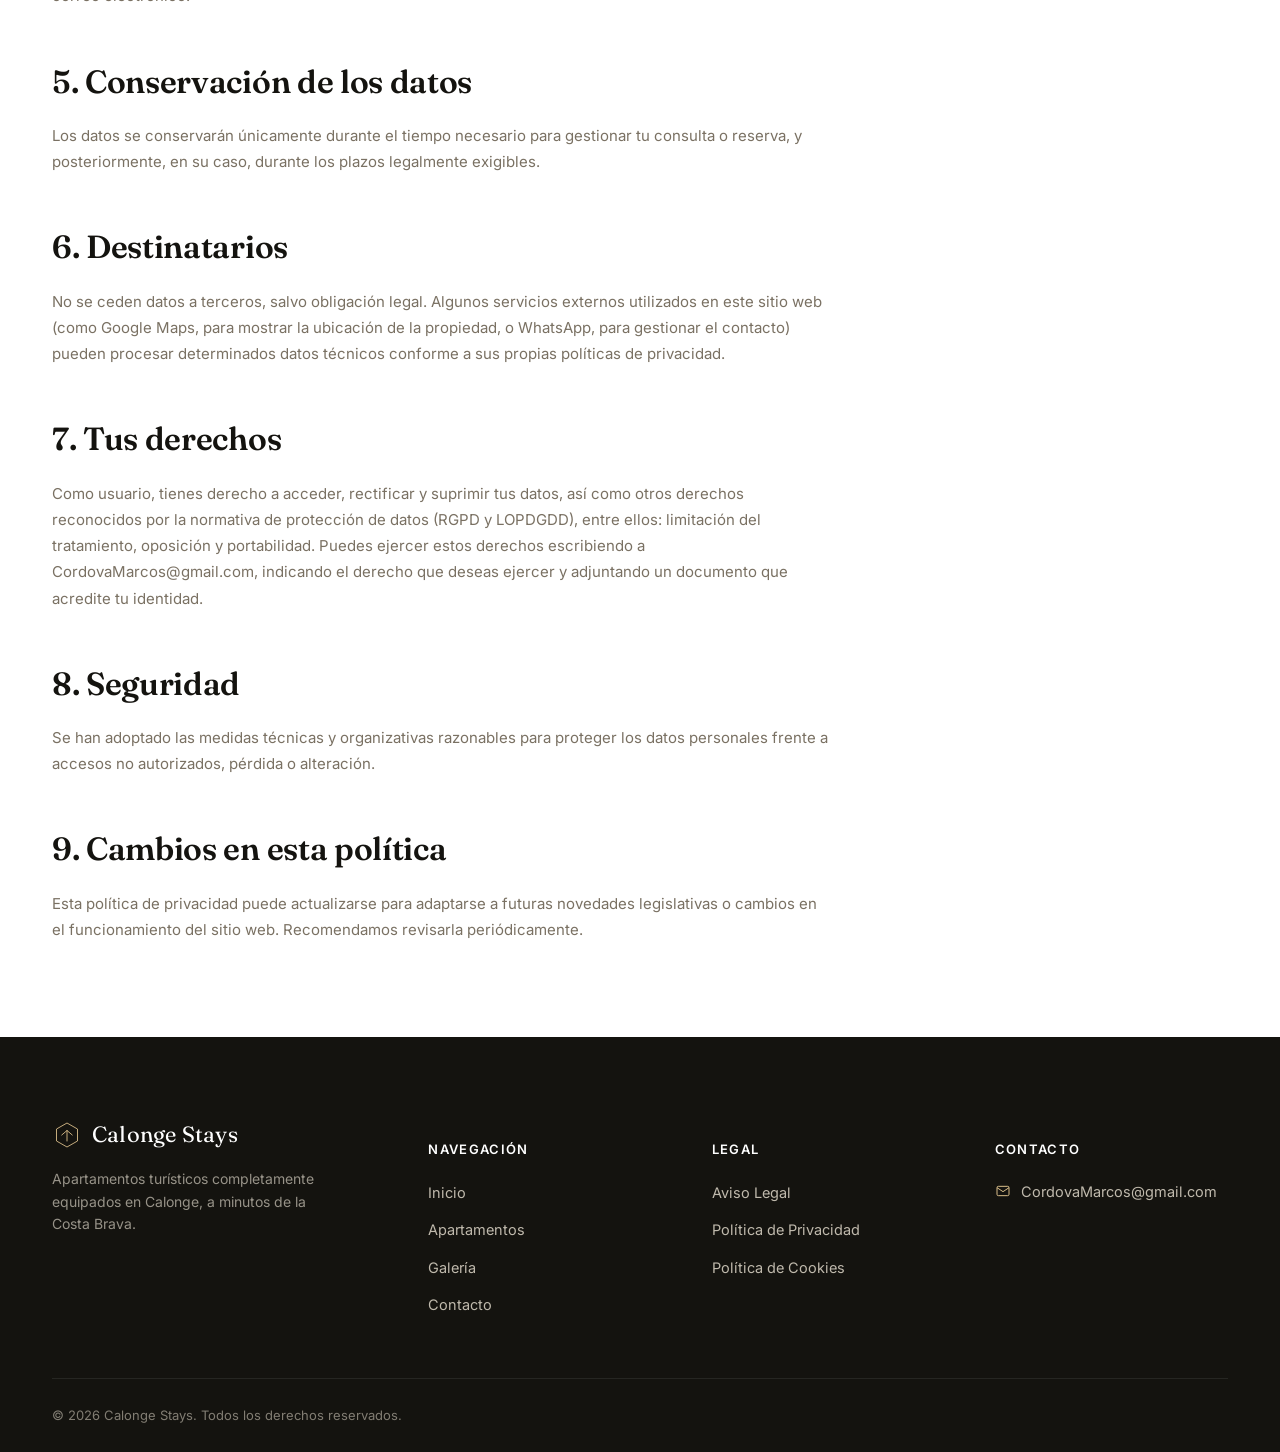
<file: privacidad.html>
<!DOCTYPE html>
<html lang="es">
<head>
<meta charset="UTF-8">
<meta name="viewport" content="width=device-width, initial-scale=1.0">
<title>Política de Privacidad — Calonge Stays</title>
<meta name="description" content="Política de privacidad y protección de datos del sitio web Calonge Stays.">
<meta name="robots" content="noindex, follow">
<meta name="theme-color" content="#14130F">
<link rel="canonical" href="https://calongestays.example.com/privacidad.html">
<link rel="icon" href="favicon.ico" type="image/png">
<link rel="preconnect" href="https://fonts.googleapis.com">
<link rel="preconnect" href="https://fonts.gstatic.com" crossorigin>
<link href="https://fonts.googleapis.com/css2?family=Fraunces:ital,opsz,wght@0,9..144,300;0,9..144,500;0,9..144,600;1,9..144,400&family=Inter:wght@400;500;600;700&display=swap" rel="stylesheet">
<link rel="stylesheet" href="assets/css/style.css">
</head>
<body>

<header class="site-header">
  <div class="container">
    <a href="index.html" class="brand">
      <svg viewBox="0 0 40 40" fill="none"><path d="M20 4L34 12V28L20 36L6 28V12L20 4Z" stroke="#D8BD89" stroke-width="1.2"/><path d="M13 20L20 14L27 20M20 14V28" stroke="#D8BD89" stroke-width="1.2" stroke-linecap="round" stroke-linejoin="round"/></svg>
      <span>Calonge Stays<small>Apartamentos · Costa Brava</small></span>
    </a>
    <nav class="nav-desktop">
      <a href="index.html">Inicio</a>
      <a href="apartamentos.html">Apartamentos</a>
      <a href="galeria.html">Galería</a>
      <a href="contacto.html">Contacto</a>
    </nav>
    <div class="nav-cta">
      <a href="contacto.html" class="btn btn-outline">Contacto</a>
      <a href="#" class="btn btn-gold" data-whatsapp data-apartment="Consulta general">Reservar por WhatsApp</a>
    </div>
    <button class="nav-toggle" aria-label="Abrir menú">
      <svg viewBox="0 0 24 24" fill="none" stroke="currentColor" stroke-width="2"><line x1="3" y1="6" x2="21" y2="6"/><line x1="3" y1="12" x2="21" y2="12"/><line x1="3" y1="18" x2="21" y2="18"/></svg>
    </button>
  </div>
</header>

<div class="mobile-menu">
  <a href="index.html">Inicio</a>
  <a href="apartamentos.html">Apartamentos</a>
  <a href="galeria.html">Galería</a>
  <a href="contacto.html">Contacto</a>
  <a href="#" class="btn btn-gold btn-block" data-whatsapp data-apartment="Consulta general">Reservar por WhatsApp</a>
</div>

<section class="page-hero" style="padding:170px 0 60px;">
  <div class="container">
    <div class="breadcrumb"><a href="index.html">Inicio</a> / Política de Privacidad</div>
    <div class="eyebrow">Información legal</div>
    <h1>Política de Privacidad</h1>
  </div>
</section>

<section class="section-tight">
  <div class="container">
    <div class="legal-content">
      <span class="legal-updated">Última actualización: <span class="legal-placeholder">[FECHA]</span></span>

      <h2>1. Responsable del tratamiento</h2>
      <p>El responsable del tratamiento de los datos personales recogidos a través de este sitio web es:</p>
      <ul>
        <li><strong>Titular:</strong> <span class="legal-placeholder">[NOMBRE COMPLETO O RAZÓN SOCIAL DEL PROPIETARIO]</span></li>
        <li><strong>NIF/CIF:</strong> <span class="legal-placeholder">[NIF/CIF]</span></li>
        <li><strong>Domicilio:</strong> 22 Av. La Manxa, Calonge, Barcelona, España</li>
        <li><strong>Correo electrónico:</strong> <a href="mailto:CordovaMarcos@gmail.com">CordovaMarcos@gmail.com</a></li>
      </ul>

      <h2>2. ¿Qué datos recogemos?</h2>
      <p>Este sitio web es informativo y no dispone de sistema de reservas ni pago online. Los únicos datos personales que podemos llegar a recibir son los que el usuario nos facilita voluntariamente al ponerse en contacto con nosotros, a través de:</p>
      <ul>
        <li>El formulario de contacto de la web (nombre, correo electrónico, fechas, número de personas, apartamento de interés y mensaje).</li>
        <li>WhatsApp, cuando el usuario inicia una conversación con nosotros.</li>
        <li>Correo electrónico, cuando el usuario nos escribe directamente.</li>
      </ul>

      <h2>3. Finalidad del tratamiento</h2>
      <p>Los datos facilitados se utilizan exclusivamente para:</p>
      <ul>
        <li>Responder a tus consultas sobre disponibilidad, precios y condiciones de los apartamentos.</li>
        <li>Gestionar la comunicación necesaria para formalizar, en su caso, una reserva de forma manual.</li>
        <li>No se utilizan los datos para fines comerciales distintos ni se ceden a terceros, salvo obligación legal.</li>
      </ul>

      <h2>4. Legitimación</h2>
      <p>La base legal para el tratamiento de tus datos es el consentimiento que prestas al marcar la casilla correspondiente en el formulario de contacto, o al iniciar voluntariamente una conversación por WhatsApp o correo electrónico.</p>

      <h2>5. Conservación de los datos</h2>
      <p>Los datos se conservarán únicamente durante el tiempo necesario para gestionar tu consulta o reserva, y posteriormente, en su caso, durante los plazos legalmente exigibles.</p>

      <h2>6. Destinatarios</h2>
      <p>No se ceden datos a terceros, salvo obligación legal. Algunos servicios externos utilizados en este sitio web (como Google Maps, para mostrar la ubicación de la propiedad, o WhatsApp, para gestionar el contacto) pueden procesar determinados datos técnicos conforme a sus propias políticas de privacidad.</p>

      <h2>7. Tus derechos</h2>
      <p>Como usuario, tienes derecho a acceder, rectificar y suprimir tus datos, así como otros derechos reconocidos por la normativa de protección de datos (RGPD y LOPDGDD), entre ellos: limitación del tratamiento, oposición y portabilidad. Puedes ejercer estos derechos escribiendo a <a href="mailto:CordovaMarcos@gmail.com">CordovaMarcos@gmail.com</a>, indicando el derecho que deseas ejercer y adjuntando un documento que acredite tu identidad.</p>

      <h2>8. Seguridad</h2>
      <p>Se han adoptado las medidas técnicas y organizativas razonables para proteger los datos personales frente a accesos no autorizados, pérdida o alteración.</p>

      <h2>9. Cambios en esta política</h2>
      <p>Esta política de privacidad puede actualizarse para adaptarse a futuras novedades legislativas o cambios en el funcionamiento del sitio web. Recomendamos revisarla periódicamente.</p>
    </div>
  </div>
</section>

<footer class="site-footer">
  <div class="container">
    <div class="footer-grid">
      <div class="footer-brand">
        <div class="brand">
          <svg viewBox="0 0 40 40" fill="none"><path d="M20 4L34 12V28L20 36L6 28V12L20 4Z" stroke="#D8BD89" stroke-width="1.2"/><path d="M13 20L20 14L27 20M20 14V28" stroke="#D8BD89" stroke-width="1.2" stroke-linecap="round" stroke-linejoin="round"/></svg>
          <span>Calonge Stays</span>
        </div>
        <p>Apartamentos turísticos completamente equipados en Calonge, a minutos de la Costa Brava.</p>
      </div>
      <div class="footer-col">
        <h5>Navegación</h5>
        <ul>
          <li><a href="index.html">Inicio</a></li>
          <li><a href="apartamentos.html">Apartamentos</a></li>
          <li><a href="galeria.html">Galería</a></li>
          <li><a href="contacto.html">Contacto</a></li>
        </ul>
      </div>
      <div class="footer-col">
        <h5>Legal</h5>
        <ul>
          <li><a href="aviso-legal.html">Aviso Legal</a></li>
          <li><a href="privacidad.html">Política de Privacidad</a></li>
          <li><a href="cookies.html">Política de Cookies</a></li>
        </ul>
      </div>
      <div class="footer-col">
        <h5>Contacto</h5>
        <ul>
          <li class="contact-line"><svg viewBox="0 0 24 24" fill="none" stroke="currentColor" stroke-width="1.5"><rect x="3" y="5" width="18" height="14" rx="2"/><path d="M3 7l9 6 9-6"/></svg><a href="mailto:CordovaMarcos@gmail.com">CordovaMarcos@gmail.com</a></li>
        </ul>
      </div>
    </div>
    <div class="footer-bottom">
      <span>© <span id="footer-year"></span> Calonge Stays. Todos los derechos reservados.</span>
    </div>
  </div>
</footer>

<a href="#" class="whatsapp-float" data-whatsapp data-apartment="Consulta general" aria-label="Reservar por WhatsApp">
  <span class="tip">Resérvanos por WhatsApp</span>
  <svg viewBox="0 0 24 24" fill="currentColor"><path d="M12 2C6.48 2 2 6.48 2 12c0 1.85.5 3.58 1.38 5.07L2 22l5.07-1.36A9.93 9.93 0 0012 22c5.52 0 10-4.48 10-10S17.52 2 12 2zm0 18c-1.66 0-3.21-.46-4.54-1.26l-.33-.2-3.06.82.83-2.99-.21-.31A7.94 7.94 0 014 12c0-4.41 3.59-8 8-8s8 3.59 8 8-3.59 8-8 8zm4.32-5.94c-.23-.12-1.37-.68-1.58-.76-.21-.08-.37-.12-.52.12-.15.23-.6.76-.74.92-.13.15-.27.16-.5.05-1.36-.65-2.25-1.16-3.14-2.63-.24-.4.24-.37.69-1.24.08-.15.04-.28-.03-.39-.08-.12-.6-1.45-.83-1.97-.21-.5-.43-.43-.6-.44-.15-.01-.32-.01-.5-.01-.16 0-.43.06-.66.31-.23.25-.88.86-.88 2.09 0 1.23.9 2.42 1.03 2.59.13.17 1.76 2.69 4.27 3.67 2.02.79 2.43.63 2.87.59.43-.04 1.37-.56 1.56-1.11.19-.55.19-1.01.13-1.11-.06-.1-.21-.16-.45-.28z"/></svg>
</a>

<div class="cookie-banner" role="dialog" aria-label="Aviso de cookies">
  <h5>Utilizamos cookies</h5>
  <p>Usamos cookies propias y de terceros para mejorar tu experiencia y mostrar el mapa de Google Maps. Puedes consultar más información en nuestra <a href="cookies.html">Política de Cookies</a>.</p>
  <div class="cookie-actions">
    <button class="btn btn-gold" data-cookie-accept>Aceptar</button>
    <button class="btn btn-outline-dark" data-cookie-reject>Rechazar</button>
  </div>
</div>

<script src="assets/js/main.js"></script>
</body>
</html>
</file>
<file: assets/css/style.css>
/* =========================================================
   CALONGE STAYS — Design tokens & base
   ========================================================= */
:root{
  --black:#14130F;
  --ink:#1F1D17;
  --white:#FFFFFF;
  --beige:#EFE8D8;
  --beige-soft:#F7F3E9;
  --grey:#F4F2EE;
  --gold:#B6904C;
  --gold-soft:#D8BD89;
  --taupe:#7A7163;
  --line:rgba(20,19,15,0.10);

  --font-display:'Fraunces', 'Times New Roman', serif;
  --font-body:'Inter', -apple-system, BlinkMacSystemFont, 'Segoe UI', sans-serif;

  --radius-lg:22px;
  --radius-md:14px;
  --radius-sm:8px;

  --shadow-soft:0 20px 50px -20px rgba(20,19,15,0.25);
  --shadow-card:0 12px 30px -12px rgba(20,19,15,0.18);

  --ease:cubic-bezier(.22,1,.36,1);
}

*{box-sizing:border-box;}
html{scroll-behavior:smooth;}
html, body{
  max-width:100%;
  overflow-x:hidden;
}
body{
  margin:0;
  font-family:var(--font-body);
  color:var(--ink);
  background:var(--white);
  -webkit-font-smoothing:antialiased;
  line-height:1.6;
}
img{max-width:100%;display:block;}
a{color:inherit;text-decoration:none;}
ul{margin:0;padding:0;list-style:none;}
button{font-family:inherit;cursor:pointer;border:none;background:none;}
h1,h2,h3,h4{font-family:var(--font-display);margin:0;font-weight:600;letter-spacing:-0.01em;color:var(--black);overflow-wrap:break-word;word-break:break-word;}
p{margin:0;overflow-wrap:break-word;}
section{position:relative;max-width:100%;overflow-x:hidden;}

.container{
  width:100%;
  max-width:1240px;
  margin:0 auto;
  padding:0 32px;
  box-sizing:border-box;
}

@media (max-width:680px){
  .container{padding:0 20px;}
}
@media (max-width:380px){
  .container{padding:0 16px;}
}

/* Focus visibility */
a:focus-visible, button:focus-visible, input:focus-visible, textarea:focus-visible{
  outline:2px solid var(--gold);
  outline-offset:3px;
}

@media (prefers-reduced-motion: reduce){
  *{animation-duration:0.001ms !important; animation-iteration-count:1 !important; transition-duration:0.001ms !important; scroll-behavior:auto !important;}
}

/* =========== Eyebrow / divider signature =========== */
.eyebrow{
  display:inline-flex;
  align-items:center;
  gap:10px;
  font-size:13px;
  letter-spacing:.18em;
  text-transform:uppercase;
  color:var(--gold);
  font-weight:600;
  margin-bottom:18px;
}
.eyebrow svg{width:30px;height:10px;flex-shrink:0;}

.section-head{
  max-width:640px;
  margin-bottom:52px;
}
.section-head h2{
  font-size:clamp(30px,4vw,44px);
  line-height:1.12;
}
.section-head p{
  margin-top:16px;
  color:var(--taupe);
  font-size:17px;
  max-width:520px;
}
.section-head.center{margin-left:auto;margin-right:auto;text-align:center;}

/* =========== Buttons =========== */
.btn{
  display:inline-flex;
  align-items:center;
  gap:10px;
  padding:16px 30px;
  border-radius:100px;
  font-size:14px;
  font-weight:600;
  letter-spacing:.04em;
  text-transform:uppercase;
  transition:transform .35s var(--ease), box-shadow .35s var(--ease), background .35s var(--ease), color .35s var(--ease);
  white-space:nowrap;
}
.btn svg{width:18px;height:18px;}
.btn-gold{
  background:var(--gold);
  color:var(--white);
  box-shadow:0 10px 24px -8px rgba(182,144,76,0.55);
}
.btn-gold:hover{transform:translateY(-2px);box-shadow:0 16px 30px -8px rgba(182,144,76,0.65);}
.btn-outline{
  background:transparent;
  color:var(--white);
  border:1.5px solid rgba(255,255,255,0.55);
}
.btn-outline:hover{background:rgba(255,255,255,0.12);transform:translateY(-2px);}
.btn-outline-dark{
  background:transparent;
  color:var(--black);
  border:1.5px solid var(--line);
}
.btn-outline-dark:hover{border-color:var(--black);transform:translateY(-2px);}
.btn-block{width:100%;justify-content:center;}

/* =========== Header =========== */
.site-header{
  position:fixed;
  top:0;left:0;right:0;
  z-index:100;
  padding:22px 0;
  transition:background .4s var(--ease), padding .4s var(--ease), box-shadow .4s var(--ease);
}
.site-header .container{display:flex;align-items:center;justify-content:space-between;}
.site-header.is-scrolled{
  background:rgba(20,19,15,0.92);
  backdrop-filter:blur(10px);
  padding:14px 0;
  box-shadow:0 8px 24px -10px rgba(0,0,0,0.4);
}
.brand{display:flex;align-items:center;gap:10px;font-family:var(--font-display);font-size:22px;color:var(--white);letter-spacing:.01em;min-width:0;flex-shrink:1;}
.brand > span{min-width:0;overflow:hidden;text-overflow:ellipsis;white-space:nowrap;}
.brand small{display:block;font-family:var(--font-body);font-size:10px;letter-spacing:.22em;text-transform:uppercase;color:var(--gold-soft);font-weight:600;margin-top:1px;white-space:nowrap;overflow:hidden;text-overflow:ellipsis;}
.brand svg{width:30px;height:30px;flex-shrink:0;}
@media (max-width:420px){
  .brand{font-size:17px;}
  .brand small{font-size:8px;letter-spacing:.1em;}
  .brand svg{width:22px;height:22px;}
}
@media (max-width:360px){
  .brand small{display:none;}
}

.nav-desktop{display:flex;align-items:center;gap:38px;}
.nav-desktop a{
  color:rgba(255,255,255,0.85);
  font-size:14px;
  letter-spacing:.03em;
  position:relative;
  padding-bottom:4px;
  transition:color .3s;
}
.nav-desktop a::after{
  content:'';position:absolute;left:0;right:100%;bottom:0;height:1px;background:var(--gold-soft);
  transition:right .35s var(--ease);
}
.nav-desktop a:hover{color:var(--white);}
.nav-desktop a:hover::after, .nav-desktop a.active::after{right:0;}
.nav-desktop a.active{color:var(--white);}

.nav-cta{display:flex;align-items:center;gap:14px;}
.nav-cta .btn{padding:13px 24px;font-size:12.5px;}

.nav-toggle{
  display:none;
  width:42px;height:42px;
  border-radius:50%;
  border:1px solid rgba(255,255,255,0.3);
  align-items:center;justify-content:center;
  color:var(--white);
}
.nav-toggle svg{width:18px;height:18px;}

.mobile-menu{
  position:fixed;inset:0;
  background:var(--black);
  z-index:99;
  display:flex;
  flex-direction:column;
  padding:110px 32px 40px;
  transform:translateY(-100%);
  transition:transform .45s var(--ease);
}
.mobile-menu.is-open{transform:translateY(0);}
.mobile-menu a{
  color:var(--white);
  font-family:var(--font-display);
  font-size:30px;
  padding:14px 0;
  border-bottom:1px solid rgba(255,255,255,0.08);
}
.mobile-menu .btn{margin-top:30px;}

@media (max-width:1080px){
  .nav-desktop{gap:24px;}
  .nav-desktop a{font-size:13px;}
}
/* En móvil, ocultar el botón WhatsApp del navbar (ya existe en hero y flotante) */
@media (max-width:920px){
  .nav-desktop{display:none;}
  .nav-cta{display:none;}
  .nav-toggle{display:flex;}
}

/* Menú móvil: corregir herencia de fuente en el botón */
.mobile-menu .btn{
  margin-top:30px;
  font-family:var(--font-body) !important;
  font-size:13px !important;
  letter-spacing:.06em !important;
  padding:16px 24px;
  width:100%;
  justify-content:center;
  text-align:center;
  box-sizing:border-box;
  white-space:normal;
  word-break:break-word;
}
.mobile-menu a.btn{font-size:13px !important;}

/* =========== Hero mobile fix =========== */
@media (max-width:680px){
  .hero-media img{
    object-position:center center;
    height:100%;
    width:100%;
  }
  .hero{min-height:100svh;}
}
@media (max-width:480px){
  .hero-content{padding:0 20px 70px;}
  .hero h1{font-size:clamp(30px,9vw,44px);}
  .hero-sub{font-size:15px;}
  .hero-actions{gap:12px;}
}

/* =========== Hero =========== */
.hero{
  min-height:100vh;
  display:flex;
  align-items:flex-end;
  position:relative;
  overflow:hidden;
  background:#1b1812;
}
.hero-media{
  position:absolute;inset:0;
  z-index:0;
}
.hero-media img{
  width:100%;height:100%;object-fit:cover;
  transform:scale(1.08);
  animation:heroZoom 16s var(--ease) forwards;
}
@keyframes heroZoom{to{transform:scale(1);}}
.hero-media::after{
  content:'';position:absolute;inset:0;
  background:linear-gradient(180deg, rgba(15,14,10,0.35) 0%, rgba(15,14,10,0.15) 35%, rgba(15,14,10,0.75) 100%);
}
.hero-content{
  position:relative;z-index:2;
  width:100%;
  padding:0 32px 90px;
  max-width:1240px;
  margin:0 auto;
  color:var(--white);
  box-sizing:border-box;
}
@media (max-width:680px){
  .hero-content{padding:0 20px 64px;}
}
.hero-eyebrow{
  display:flex;align-items:center;gap:12px;
  font-size:13px;letter-spacing:.2em;text-transform:uppercase;
  color:var(--gold-soft);font-weight:600;margin-bottom:22px;
  opacity:0;animation:fadeUp .9s var(--ease) .3s forwards;
  flex-wrap:wrap;
}
.hero-eyebrow span{width:34px;height:1px;background:var(--gold-soft);flex-shrink:0;}
.hero h1{
  font-size:clamp(34px,7vw,84px);
  color:var(--white);
  line-height:1.08;
  max-width:880px;
  font-weight:500;
  opacity:0;animation:fadeUp .9s var(--ease) .5s forwards;
  overflow-wrap:break-word;
}
.hero h1 em{font-style:italic;color:var(--gold-soft);font-weight:400;}
.hero-sub{
  margin-top:24px;
  max-width:480px;
  font-size:16px;
  color:rgba(255,255,255,0.82);
  opacity:0;animation:fadeUp .9s var(--ease) .7s forwards;
}
.hero-actions{
  margin-top:38px;
  display:flex;gap:16px;flex-wrap:wrap;
  opacity:0;animation:fadeUp .9s var(--ease) .9s forwards;
}
@media (max-width:480px){
  .hero-actions{flex-direction:column;align-items:stretch;}
  .hero-actions .btn{width:100%;justify-content:center;text-align:center;}
}
@keyframes fadeUp{from{opacity:0;transform:translateY(22px);}to{opacity:1;transform:translateY(0);}}

.hero-scroll{
  position:absolute;right:32px;bottom:36px;z-index:2;
  display:flex;flex-direction:column;align-items:center;gap:10px;
  color:rgba(255,255,255,0.75);
  font-size:11px;letter-spacing:.18em;text-transform:uppercase;
}
.hero-scroll .line{width:1px;height:46px;background:rgba(255,255,255,0.35);position:relative;overflow:hidden;}
.hero-scroll .line::after{content:'';position:absolute;top:0;left:0;width:100%;height:14px;background:var(--gold-soft);animation:scrollDrop 2.2s var(--ease) infinite;}
@keyframes scrollDrop{0%{transform:translateY(-100%);}100%{transform:translateY(140%);}}
@media (max-width:680px){.hero-scroll{display:none;}}

/* quick info strip */
.info-strip{
  background:var(--black);
  color:var(--beige-soft);
}
.info-strip .container{
  display:grid;
  grid-template-columns:repeat(3,1fr);
}
.info-strip .info-item{
  display:flex;align-items:center;gap:16px;
  padding:26px 24px;
  border-right:1px solid rgba(255,255,255,0.08);
}
.info-strip .info-item:last-child{border-right:none;}
.info-strip svg{width:26px;height:26px;color:var(--gold-soft);flex-shrink:0;}
.info-strip strong{display:block;font-size:13px;letter-spacing:.06em;text-transform:uppercase;color:var(--white);margin-bottom:3px;}
.info-strip span{font-size:13.5px;color:rgba(239,232,216,0.7);}
@media (max-width:780px){
  .info-strip .container{grid-template-columns:1fr;}
  .info-strip .info-item{border-right:none;border-bottom:1px solid rgba(255,255,255,0.08);}
  .info-strip .info-item:last-child{border-bottom:none;}
}

/* =========== Generic section spacing =========== */
.section{padding:110px 0;}
.section-tight{padding:80px 0;}
.bg-beige{background:var(--beige-soft);}
.bg-grey{background:var(--grey);}
.bg-black{background:var(--black);color:var(--beige-soft);}
.bg-black h2{color:var(--white);}

/* =========== Apartment cards =========== */
.apt-grid{
  display:grid;
  grid-template-columns:repeat(3,1fr);
  gap:30px;
}
@media (max-width:980px){.apt-grid{grid-template-columns:1fr 1fr;}}
@media (max-width:680px){.apt-grid{grid-template-columns:1fr;}}

.apt-card{
  background:var(--white);
  border-radius:var(--radius-lg);
  overflow:hidden;
  box-shadow:var(--shadow-card);
  transition:transform .5s var(--ease), box-shadow .5s var(--ease);
  display:flex;flex-direction:column;
}
.apt-card:hover{transform:translateY(-8px);box-shadow:0 30px 50px -20px rgba(20,19,15,0.3);}
.apt-photo{
  position:relative;
  aspect-ratio:4/3;
  overflow:hidden;
}
.apt-photo img{width:100%;height:100%;object-fit:cover;transition:transform .7s var(--ease);}
.apt-card:hover .apt-photo img{transform:scale(1.07);}
.apt-badge{
  position:absolute;top:16px;left:16px;
  background:rgba(20,19,15,0.78);
  color:var(--white);
  font-size:11px;letter-spacing:.08em;text-transform:uppercase;
  padding:7px 14px;border-radius:100px;
  backdrop-filter:blur(4px);
}
.apt-body{padding:28px;display:flex;flex-direction:column;gap:16px;flex:1;}
.apt-body h3{font-size:23px;}
.apt-meta{display:flex;flex-wrap:wrap;gap:10px;}
.apt-meta span{
  display:flex;align-items:center;gap:6px;
  font-size:12.5px;color:var(--taupe);
  background:var(--grey);
  padding:7px 12px;border-radius:100px;
}
.apt-meta svg{width:14px;height:14px;color:var(--gold);}
.apt-body p.desc{color:var(--taupe);font-size:14.5px;}
.apt-body .btn{margin-top:auto;}

/* sold-out variant for apt4 (not shown on site but kept in CSS for reference) */
.apt-card.is-unavailable{opacity:.55;filter:grayscale(.4);}

/* =========== Why us cards =========== */
.why-grid{
  display:grid;
  grid-template-columns:repeat(4,1fr);
  gap:24px;
}
@media (max-width:980px){.why-grid{grid-template-columns:1fr 1fr;}}
@media (max-width:560px){.why-grid{grid-template-columns:1fr;}}
.why-card{
  padding:34px 26px;
  background:var(--white);
  border:1px solid var(--line);
  border-radius:var(--radius-md);
  transition:transform .4s var(--ease), border-color .4s var(--ease);
}
.why-card:hover{transform:translateY(-6px);border-color:var(--gold-soft);}
.why-card svg{width:30px;height:30px;color:var(--gold);margin-bottom:18px;}
.why-card h4{font-size:18px;margin-bottom:8px;}
.why-card p{font-size:14px;color:var(--taupe);}

/* =========== Services grid =========== */
.services-grid{
  display:grid;
  grid-template-columns:repeat(4,1fr);
  gap:1px;
  background:var(--line);
  border:1px solid var(--line);
  border-radius:var(--radius-md);
  overflow:hidden;
}
.service-item{
  background:var(--white);
  padding:32px 24px;
  display:flex;flex-direction:column;gap:14px;
  transition:background .35s;
}
.service-item:hover{background:var(--beige-soft);}
.service-item svg{width:26px;height:26px;color:var(--gold);}
.service-item span{font-size:14px;font-weight:600;color:var(--black);}
@media (max-width:980px){.services-grid{grid-template-columns:repeat(2,1fr);}}
@media (max-width:560px){.services-grid{grid-template-columns:1fr;}}

/* =========== Pool / feature split section =========== */
.split{
  display:grid;
  grid-template-columns:1.1fr 1fr;
  gap:64px;
  align-items:center;
}
@media (max-width:900px){.split{grid-template-columns:1fr;gap:40px;}}
.split.reverse{grid-template-columns:1fr 1.1fr;}
@media (max-width:900px){.split.reverse{grid-template-columns:1fr;}}
.split.reverse .split-media{order:-1;}
@media (max-width:900px){.split.reverse .split-media{order:0;}}

.split-media{
  position:relative;
  border-radius:var(--radius-lg);
  overflow:hidden;
  aspect-ratio:5/4;
}
.split-media img{width:100%;height:100%;object-fit:cover;}
.split-media.stacked{display:grid;grid-template-columns:1.3fr 1fr;gap:14px;aspect-ratio:auto;}
.split-media.stacked img{border-radius:var(--radius-md);aspect-ratio:1/1;}
.split-media.stacked .tall{aspect-ratio:auto;height:100%;}

.feature-list{margin-top:28px;display:flex;flex-direction:column;gap:16px;}
.feature-list li{
  display:flex;align-items:flex-start;gap:14px;
  font-size:15px;color:var(--ink);
}
.feature-list svg{width:20px;height:20px;color:var(--gold);flex-shrink:0;margin-top:2px;}

/* =========== Gallery (galeria.html) =========== */
.gallery-filters{
  display:flex;flex-wrap:wrap;gap:10px;
  margin-bottom:42px;
}
.filter-btn{
  padding:10px 20px;border-radius:100px;
  font-size:13px;letter-spacing:.03em;
  border:1px solid var(--line);
  color:var(--taupe);
  transition:all .3s;
}
.filter-btn:hover{border-color:var(--gold);color:var(--black);}
.filter-btn.active{background:var(--black);color:var(--white);border-color:var(--black);}

.gallery-grid{
  display:grid;
  grid-template-columns:repeat(4,1fr);
  gap:18px;
}
@media (max-width:980px){.gallery-grid{grid-template-columns:repeat(3,1fr);}}
@media (max-width:680px){.gallery-grid{grid-template-columns:repeat(2,1fr);}}
.gallery-item{
  position:relative;
  border-radius:var(--radius-md);
  overflow:hidden;
  cursor:zoom-in;
  aspect-ratio:1/1;
}
.gallery-item:nth-child(5n+1){grid-row:span 2;aspect-ratio:1/2.05;}
@media (max-width:680px){.gallery-item:nth-child(5n+1){grid-row:span 1;aspect-ratio:1/1;}}
.gallery-item img{
  width:100%;height:100%;object-fit:cover;
  transition:transform .6s var(--ease);
}
.gallery-item:hover img{transform:scale(1.08);}
.gallery-item .tag{
  position:absolute;bottom:12px;left:12px;
  background:rgba(20,19,15,0.7);color:#fff;
  font-size:11px;letter-spacing:.06em;text-transform:uppercase;
  padding:6px 12px;border-radius:100px;
  opacity:0;transition:opacity .3s;
}
.gallery-item:hover .tag{opacity:1;}

.lightbox{
  position:fixed;inset:0;z-index:200;
  background:rgba(10,9,7,0.96);
  display:flex;align-items:center;justify-content:center;
  opacity:0;visibility:hidden;
  transition:opacity .35s var(--ease);
}
.lightbox.is-open{opacity:1;visibility:visible;}
.lightbox img{max-width:88vw;max-height:82vh;border-radius:8px;box-shadow:0 30px 80px rgba(0,0,0,0.5);}
.lightbox-close, .lightbox-prev, .lightbox-next{
  position:absolute;
  color:#fff;
  width:48px;height:48px;
  border:1px solid rgba(255,255,255,0.3);
  border-radius:50%;
  display:flex;align-items:center;justify-content:center;
  transition:background .3s;
}
.lightbox-close:hover, .lightbox-prev:hover, .lightbox-next:hover{background:rgba(255,255,255,0.12);}
.lightbox-close{top:24px;right:24px;}
.lightbox-prev{left:24px;top:50%;transform:translateY(-50%);}
.lightbox-next{right:24px;top:50%;transform:translateY(-50%);}
.lightbox-close svg, .lightbox-prev svg, .lightbox-next svg{width:20px;height:20px;}
.lightbox-caption{
  position:absolute;bottom:28px;left:0;right:0;text-align:center;
  color:rgba(255,255,255,0.8);font-size:13px;letter-spacing:.04em;
}
@media (max-width:680px){
  .lightbox-prev{left:10px;}
  .lightbox-next{right:10px;}
  .lightbox-close{top:14px;right:14px;}
}

/* =========== Security note =========== */
.security-note{
  display:flex;gap:20px;
  padding:30px;
  background:var(--beige-soft);
  border-radius:var(--radius-md);
  border:1px solid var(--line);
}
.security-note svg{width:34px;height:34px;color:var(--gold);flex-shrink:0;}
.security-note h4{font-size:17px;margin-bottom:8px;}
.security-note p{font-size:14.5px;color:var(--taupe);}

/* =========== Map section =========== */
.map-wrap{
  border-radius:var(--radius-lg);
  overflow:hidden;
  box-shadow:var(--shadow-card);
}
.map-wrap iframe{width:100%;height:440px;border:0;display:block;}
.location-card{
  background:var(--black);
  color:var(--white);
  border-radius:var(--radius-lg);
  padding:40px;
}
.location-card .addr{font-size:18px;line-height:1.7;margin:20px 0 28px;color:var(--beige-soft);}
.location-card svg{color:var(--gold-soft);width:28px;height:28px;}

/* =========== Testimonial-style quote band (used in apartamentos) =========== */
.quote-band{
  text-align:center;
  max-width:760px;margin:0 auto;
}
.quote-band svg{width:36px;height:28px;color:var(--gold);margin-bottom:24px;}
.quote-band p{font-family:var(--font-display);font-size:clamp(20px,2.6vw,28px);font-style:italic;line-height:1.5;color:var(--black);}
.quote-band span{display:block;margin-top:20px;font-size:13px;letter-spacing:.08em;text-transform:uppercase;color:var(--taupe);}

/* =========== Footer =========== */
.site-footer{
  background:var(--black);
  color:rgba(239,232,216,0.78);
  padding:80px 0 0;
}
.footer-grid{
  display:grid;
  grid-template-columns:1.4fr 1fr 1fr 1fr;
  gap:50px;
  padding-bottom:60px;
  border-bottom:1px solid rgba(255,255,255,0.08);
}
@media (max-width:880px){.footer-grid{grid-template-columns:1fr 1fr;}}
@media (max-width:560px){.footer-grid{grid-template-columns:1fr;}}
.footer-brand .brand{margin-bottom:16px;}
.footer-brand p{font-size:14px;max-width:280px;color:rgba(239,232,216,0.6);}
.footer-col h5{
  color:var(--white);font-size:13px;letter-spacing:.1em;text-transform:uppercase;
  margin-bottom:20px;font-weight:600;font-family:var(--font-body);
}
.footer-col ul{display:flex;flex-direction:column;gap:12px;}
.footer-col a{font-size:14.5px;transition:color .3s;}
.footer-col a:hover{color:var(--gold-soft);}
.footer-col .contact-line{display:flex;gap:10px;align-items:flex-start;font-size:14.5px;}
.footer-col .contact-line svg{width:16px;height:16px;color:var(--gold-soft);margin-top:3px;flex-shrink:0;}
.social-row{display:flex;gap:12px;margin-top:20px;}
.social-row a{
  width:38px;height:38px;border-radius:50%;
  border:1px solid rgba(255,255,255,0.18);
  display:flex;align-items:center;justify-content:center;
}
.social-row a:hover{border-color:var(--gold-soft);}
.social-row svg{width:16px;height:16px;}
.footer-bottom{
  padding:26px 0;
  display:flex;justify-content:space-between;align-items:center;
  font-size:13px;color:rgba(239,232,216,0.5);
  flex-wrap:wrap;gap:10px;
}

/* =========== Floating WhatsApp button =========== */
.whatsapp-float{
  position:fixed;
  bottom:26px;right:26px;
  z-index:90;
  width:62px;height:62px;
  border-radius:50%;
  background:#1F1D17;
  display:flex;align-items:center;justify-content:center;
  box-shadow:0 14px 34px -10px rgba(20,19,15,0.5);
  transition:transform .4s var(--ease);
}
.whatsapp-float::before{
  content:'';
  position:absolute;inset:-6px;
  border-radius:50%;
  border:1.5px solid var(--gold-soft);
  opacity:.6;
  animation:pulseRing 2.6s ease-out infinite;
}
@keyframes pulseRing{
  0%{transform:scale(0.9);opacity:.6;}
  80%{transform:scale(1.25);opacity:0;}
  100%{opacity:0;}
}
.whatsapp-float svg{width:28px;height:28px;color:var(--gold-soft);position:relative;z-index:1;}
.whatsapp-float:hover{transform:scale(1.08);}
.whatsapp-float .tip{
  position:absolute;right:74px;top:50%;transform:translateY(-50%);
  background:var(--black);color:#fff;
  padding:8px 14px;border-radius:8px;font-size:12.5px;
  white-space:nowrap;
  opacity:0;pointer-events:none;
  transition:opacity .3s;
}
.whatsapp-float:hover .tip{opacity:1;}
@media (max-width:680px){
  .whatsapp-float{width:54px;height:54px;bottom:18px;right:18px;}
  .whatsapp-float svg{width:24px;height:24px;}
  .whatsapp-float .tip{display:none;}
}

/* =========== Reveal-on-scroll utility =========== */
.reveal{opacity:0;transform:translateY(28px);transition:opacity .8s var(--ease), transform .8s var(--ease);}
.reveal.is-visible{opacity:1;transform:translateY(0);}

/* =========== Page hero (sub pages) =========== */
.page-hero{
  position:relative;
  padding:200px 0 90px;
  background:var(--black);
  color:var(--white);
  overflow:hidden;
}
.page-hero .container{position:relative;z-index:2;}
.page-hero-bg{position:absolute;inset:0;opacity:.5;}
.page-hero-bg img{width:100%;height:100%;object-fit:cover;}
.page-hero-bg::after{content:'';position:absolute;inset:0;background:linear-gradient(180deg, rgba(20,19,15,0.6), rgba(20,19,15,0.95));}
.page-hero .eyebrow{color:var(--gold-soft);}
.page-hero h1{color:var(--white);font-size:clamp(34px,5.4vw,58px);}
.page-hero p{color:rgba(255,255,255,0.75);max-width:520px;margin-top:18px;font-size:16px;}
.breadcrumb{font-size:13px;color:rgba(255,255,255,0.55);margin-bottom:18px;letter-spacing:.03em;}
.breadcrumb a:hover{color:var(--gold-soft);}

/* =========== Nearby / location detail grid =========== */
.nearby-grid{
  display:grid;
  grid-template-columns:repeat(4,1fr);
  gap:20px;
}
@media (max-width:980px){.nearby-grid{grid-template-columns:repeat(2,1fr);}}
@media (max-width:560px){.nearby-grid{grid-template-columns:1fr;}}
.nearby-card{
  background:var(--white);
  border:1px solid var(--line);
  border-radius:var(--radius-md);
  padding:26px 22px;
  display:flex;flex-direction:column;gap:10px;
  transition:transform .4s var(--ease), border-color .4s var(--ease);
}
.nearby-card:hover{transform:translateY(-5px);border-color:var(--gold-soft);}
.nearby-card svg{width:26px;height:26px;color:var(--gold);}
.nearby-card h4{font-size:15.5px;}
.nearby-card span{font-size:13px;color:var(--taupe);}

.commute-grid{
  display:grid;
  grid-template-columns:repeat(3,1fr);
  gap:18px;
  margin-top:46px;
}
@media (max-width:780px){.commute-grid{grid-template-columns:1fr 1fr;}}
@media (max-width:480px){.commute-grid{grid-template-columns:1fr;}}
.commute-item{
  display:flex;align-items:center;gap:14px;
  padding:18px 20px;
  background:var(--beige-soft);
  border-radius:var(--radius-sm);
}
.commute-item .ic-circle{
  width:42px;height:42px;border-radius:50%;
  background:var(--black);
  display:flex;align-items:center;justify-content:center;flex-shrink:0;
}
.commute-item .ic-circle svg{width:18px;height:18px;color:var(--gold-soft);}
.commute-item strong{display:block;font-size:14px;color:var(--black);}
.commute-item span{font-size:12.5px;color:var(--taupe);}

/* =========== Experience cards =========== */
.exp-grid{
  display:grid;
  grid-template-columns:repeat(4,1fr);
  gap:24px;
}
@media (max-width:980px){.exp-grid{grid-template-columns:repeat(2,1fr);}}
@media (max-width:560px){.exp-grid{grid-template-columns:1fr;}}
.exp-card{
  position:relative;
  border-radius:var(--radius-md);
  overflow:hidden;
  aspect-ratio:3/4;
}
.exp-card img{width:100%;height:100%;object-fit:cover;transition:transform .7s var(--ease);}
.exp-card:hover img{transform:scale(1.08);}
.exp-card::after{
  content:'';position:absolute;inset:0;
  background:linear-gradient(180deg, rgba(20,19,15,0) 35%, rgba(20,19,15,0.88) 100%);
}
.exp-card-body{
  position:absolute;left:0;right:0;bottom:0;z-index:2;
  padding:22px;color:var(--white);
}
.exp-card-body h4{color:var(--white);font-size:18px;margin-bottom:6px;}
.exp-card-body p{font-size:13px;color:rgba(255,255,255,0.8);}

/* =========== Apartment spec list (2-col) =========== */
.spec-grid{
  display:grid;
  grid-template-columns:1fr 1fr;
  gap:8px 24px;
  margin-top:26px;
}
@media (max-width:480px){.spec-grid{grid-template-columns:1fr;}}
.spec-grid .spec-item{
  display:flex;align-items:center;gap:10px;
  font-size:14px;color:var(--ink);
  padding:8px 0;
  border-bottom:1px solid var(--line);
}
.spec-grid .spec-item svg{width:16px;height:16px;color:var(--gold);flex-shrink:0;}
.spec-highlights{
  display:flex;flex-wrap:wrap;gap:10px;
  margin:18px 0 6px;
}
.spec-highlights span{
  font-size:12.5px;font-weight:600;letter-spacing:.03em;
  background:var(--black);color:var(--white);
  padding:8px 16px;border-radius:100px;
}

.faq-list{max-width:780px;margin:0 auto;}
.faq-item{
  border-bottom:1px solid var(--line);
}
.faq-q{
  width:100%;
  display:flex;align-items:center;justify-content:space-between;
  gap:20px;
  padding:24px 4px;
  text-align:left;
  font-family:var(--font-display);
  font-size:18px;
  color:var(--black);
}
.faq-q .plus{
  width:30px;height:30px;border-radius:50%;
  border:1px solid var(--line);
  display:flex;align-items:center;justify-content:center;
  flex-shrink:0;
  transition:transform .4s var(--ease), background .4s var(--ease);
}
.faq-q .plus svg{width:14px;height:14px;}
.faq-item.is-open .faq-q .plus{background:var(--gold);border-color:var(--gold);transform:rotate(135deg);}
.faq-item.is-open .faq-q .plus svg{color:#fff;}
.faq-a{
  max-height:0;
  overflow:hidden;
  transition:max-height .4s var(--ease), padding .4s var(--ease);
  padding:0 4px;
}
.faq-item.is-open .faq-a{max-height:240px;padding:0 4px 24px;}
.faq-a p{font-size:14.5px;color:var(--taupe);max-width:600px;}

/* =========== Reservation info cards =========== */
.res-info-grid{
  display:grid;
  grid-template-columns:repeat(3,1fr);
  gap:24px;
}
@media (max-width:780px){.res-info-grid{grid-template-columns:1fr 1fr;}}
@media (max-width:480px){.res-info-grid{grid-template-columns:1fr;}}
.res-info-card{
  background:var(--black);
  color:var(--white);
  padding:30px 26px;
  border-radius:var(--radius-md);
}
.res-info-card svg{width:24px;height:24px;color:var(--gold-soft);margin-bottom:14px;}
.res-info-card h4{color:var(--white);font-size:16px;margin-bottom:8px;}
.res-info-card p{font-size:13.5px;color:rgba(239,232,216,0.7);}

/* =========== Contact page =========== */
.contact-grid{
  display:grid;grid-template-columns:1fr 1fr;gap:60px;
}
@media (max-width:900px){.contact-grid{grid-template-columns:1fr;gap:40px;}}
.contact-card{
  background:var(--beige-soft);
  border-radius:var(--radius-lg);
  padding:44px;
}
.contact-card h3{font-size:24px;margin-bottom:10px;}
.contact-card p{color:var(--taupe);font-size:15px;margin-bottom:30px;}
.form-row{margin-bottom:20px;}
.form-row label{display:block;font-size:13px;font-weight:600;letter-spacing:.03em;margin-bottom:8px;color:var(--black);}
.form-row input, .form-row select, .form-row textarea{
  width:100%;padding:14px 16px;
  border:1px solid var(--line);
  border-radius:var(--radius-sm);
  font-family:inherit;font-size:14.5px;
  background:var(--white);
  transition:border-color .3s;
}
.form-row input:focus, .form-row select:focus, .form-row textarea:focus{border-color:var(--gold);outline:none;}
.form-grid-2{display:grid;grid-template-columns:1fr 1fr;gap:18px;}
@media (max-width:480px){.form-grid-2{grid-template-columns:1fr;}}

.contact-info-list{display:flex;flex-direction:column;gap:26px;margin-top:30px;}
.contact-info-item{display:flex;gap:18px;align-items:flex-start;}
.contact-info-item .ic{
  width:48px;height:48px;border-radius:50%;
  background:var(--black);
  display:flex;align-items:center;justify-content:center;
  flex-shrink:0;
}
.contact-info-item .ic svg{width:20px;height:20px;color:var(--gold-soft);}
.contact-info-item h5{font-size:15px;margin-bottom:4px;}
.contact-info-item p, .contact-info-item a{font-size:14.5px;color:var(--taupe);}
.contact-info-item a:hover{color:var(--gold);}

/* =========================================================
   FINAL RESPONSIVE AUDIT PASS — small-screen refinements
   (placed last on purpose so these rules win the cascade)
   ========================================================= */
@media (max-width:480px){
  .nearby-card{padding:22px 18px;}
  .commute-item{padding:16px;}
  .commute-item strong{font-size:13.5px;}
  .exp-card{aspect-ratio:4/5;}
  .exp-card-body{padding:18px;}
  .exp-card-body h4{font-size:16px;}
  .spec-grid .spec-item{font-size:13.5px;}
  .spec-highlights span{font-size:11.5px;padding:7px 13px;}
  .faq-q{font-size:16px;padding:18px 2px;gap:12px;}
  .faq-item.is-open .faq-a{max-height:340px;}
  .res-info-card{padding:24px 20px;}
  .section{padding:70px 0;}
  .section-tight{padding:56px 0;}
  .section-head{margin-bottom:36px;}
  .section-head h2{font-size:clamp(26px,7vw,34px);}
  .why-card, .nearby-card, .service-item{padding:24px 18px;}
  .apt-body{padding:22px;}
  .location-card{padding:30px 24px;}
  .location-card .addr{font-size:16px;}
  .contact-card{padding:28px 22px;}
  .map-wrap iframe{height:300px;}
  .quote-band p{font-size:19px;}
  .footer-bottom{flex-direction:column;align-items:flex-start;text-align:left;}
  .gallery-item:nth-child(5n+1){grid-row:span 1;aspect-ratio:1/1;}
}

@media (max-width:980px) and (min-width:561px){
  .gallery-item:nth-child(5n+1){grid-row:span 1;aspect-ratio:1/1;}
}

/* Ensure no element can force horizontal scroll */
.apt-grid, .why-grid, .services-grid, .exp-grid, .nearby-grid,
.commute-grid, .gallery-grid, .footer-grid, .res-info-grid, .spec-grid{
  max-width:100%;
}
table{max-width:100%;display:block;overflow-x:auto;}

/* Two-column apartment grid variant (homepage summary) — fully responsive */
.apt-grid-2col{
  grid-template-columns:repeat(2,1fr);
  max-width:920px;
  margin:0 auto;
}
@media (max-width:680px){
  .apt-grid-2col{grid-template-columns:1fr;}
}

@media (max-width:768px) and (min-width:481px){
  .map-wrap iframe{height:360px;}
}

/* =========== Cookie consent banner =========== */
.cookie-banner{
  position:fixed;
  left:20px;right:20px;bottom:20px;
  max-width:560px;
  z-index:300;
  background:var(--black);
  color:var(--beige-soft);
  border-radius:var(--radius-md);
  padding:26px 28px;
  box-shadow:0 24px 60px -16px rgba(0,0,0,0.5);
  transform:translateY(140%);
  opacity:0;
  transition:transform .5s var(--ease), opacity .5s var(--ease);
}
.cookie-banner.is-visible{transform:translateY(0);opacity:1;}
.cookie-banner h5{color:var(--white);font-size:15px;margin-bottom:8px;font-family:var(--font-display);}
.cookie-banner p{font-size:13px;color:rgba(239,232,216,0.78);line-height:1.6;}
.cookie-banner p a{color:var(--gold-soft);text-decoration:underline;}
.cookie-actions{display:flex;gap:12px;margin-top:18px;flex-wrap:wrap;}
.cookie-actions .btn{padding:12px 22px;font-size:12px;}
@media (max-width:680px){
  .cookie-banner{left:14px;right:14px;bottom:14px;padding:22px;}
  .cookie-actions{flex-direction:column;}
  .cookie-actions .btn{width:100%;justify-content:center;}
}

/* =========== Legal pages =========== */
.legal-content{
  max-width:780px;
}
.legal-content h2{font-size:clamp(24px,3vw,32px);margin-top:46px;margin-bottom:16px;}
.legal-content h2:first-child{margin-top:0;}
.legal-content p{font-size:15px;color:var(--taupe);margin-bottom:14px;line-height:1.75;}
.legal-content ul{margin:14px 0 14px 0;}
.legal-content ul li{
  font-size:15px;color:var(--taupe);line-height:1.75;
  padding-left:20px;position:relative;margin-bottom:8px;
}
.legal-content ul li::before{
  content:'';position:absolute;left:0;top:11px;
  width:6px;height:6px;border-radius:50%;background:var(--gold);
}
.legal-content strong{color:var(--ink);}
.legal-placeholder{
  background:var(--beige-soft);
  color:var(--ink);
  padding:2px 8px;
  border-radius:4px;
  font-weight:600;
  font-size:0.95em;
}
.legal-updated{
  font-size:13px;color:var(--taupe);margin-bottom:40px;
  display:inline-block;padding:8px 16px;background:var(--grey);border-radius:100px;
}

/* =========== Consent checkbox (contact form) =========== */
.consent-row{
  display:flex;align-items:flex-start;gap:10px;
  margin-bottom:24px;
}
.consent-row input[type="checkbox"]{
  margin-top:3px;width:17px;height:17px;flex-shrink:0;accent-color:var(--gold);
}
.consent-row label{font-size:13px;color:var(--taupe);line-height:1.6;}
.consent-row label a{color:var(--gold);text-decoration:underline;}

/* =========================================================
   MOBILE AUDIT — final targeted fixes (highest specificity)
   ========================================================= */

/* --- Prevent any element causing horizontal scroll --- */
*, *::before, *::after{max-width:100%;}
img, iframe, video, svg{max-width:100%;height:auto;}
iframe.map-iframe{height:300px;}

/* --- Whatsapp float: never overlap content on tiny screens --- */
@media (max-width:480px){
  .whatsapp-float{bottom:16px;right:16px;width:50px;height:50px;}
  .whatsapp-float svg{width:22px;height:22px;}
}

/* --- Ensure hero buttons never overflow --- */
@media (max-width:480px){
  .hero-actions .btn{
    width:100%;
    max-width:100%;
    justify-content:center;
    padding:15px 20px;
    font-size:12.5px;
    white-space:normal;
    text-align:center;
  }
}

/* --- Mobile menu: make sure bg covers toggle button --- */
.mobile-menu{z-index:110;}
.site-header{z-index:120;}

/* --- Nav container: prevent overflow --- */
.site-header .container{
  gap:10px;
  flex-wrap:nowrap;
  overflow:hidden;
}

/* --- Section headings: safe font sizes on tiny screens --- */
@media (max-width:380px){
  h1,h2,h3{overflow-wrap:break-word;word-break:break-word;}
  .section{padding:60px 0;}
}

/* --- Gallery: safe on all mobiles --- */
@media (max-width:480px){
  .gallery-grid{grid-template-columns:1fr 1fr;gap:10px;}
  .gallery-item{border-radius:10px;}
}

/* --- Split layout: ensure full width on mobile --- */
@media (max-width:900px){
  .split, .split.reverse{display:flex;flex-direction:column;gap:32px;}
  .split .split-media, .split.reverse .split-media{width:100%;order:0;}
  .split-media.stacked{display:flex;flex-direction:row;gap:10px;}
  .split-media.stacked img{width:50%;aspect-ratio:1/1;height:auto;}
  .split-media.stacked .tall{width:50%;}
}

/* --- Footer: single column on mobile --- */
@media (max-width:560px){
  .footer-grid{grid-template-columns:1fr;}
  .footer-bottom{flex-direction:column;gap:6px;text-align:left;}
}

/* --- Info strip: tighter on mobile --- */
@media (max-width:480px){
  .info-strip .info-item{padding:20px 20px;}
}

/* --- Location card: prevent overflow --- */
@media (max-width:480px){
  .location-card{padding:28px 22px;border-radius:16px;}
  .map-wrap iframe{height:280px;}
}

/* --- Contact form: full-width on mobile --- */
@media (max-width:560px){
  .contact-grid{grid-template-columns:1fr;}
  .form-grid-2{grid-template-columns:1fr;}
  .contact-card{padding:26px 20px;}
}

/* --- Cookie banner: safe width --- */
@media (max-width:480px){
  .cookie-banner{left:10px;right:10px;bottom:10px;padding:20px 18px;}
}
</file>
